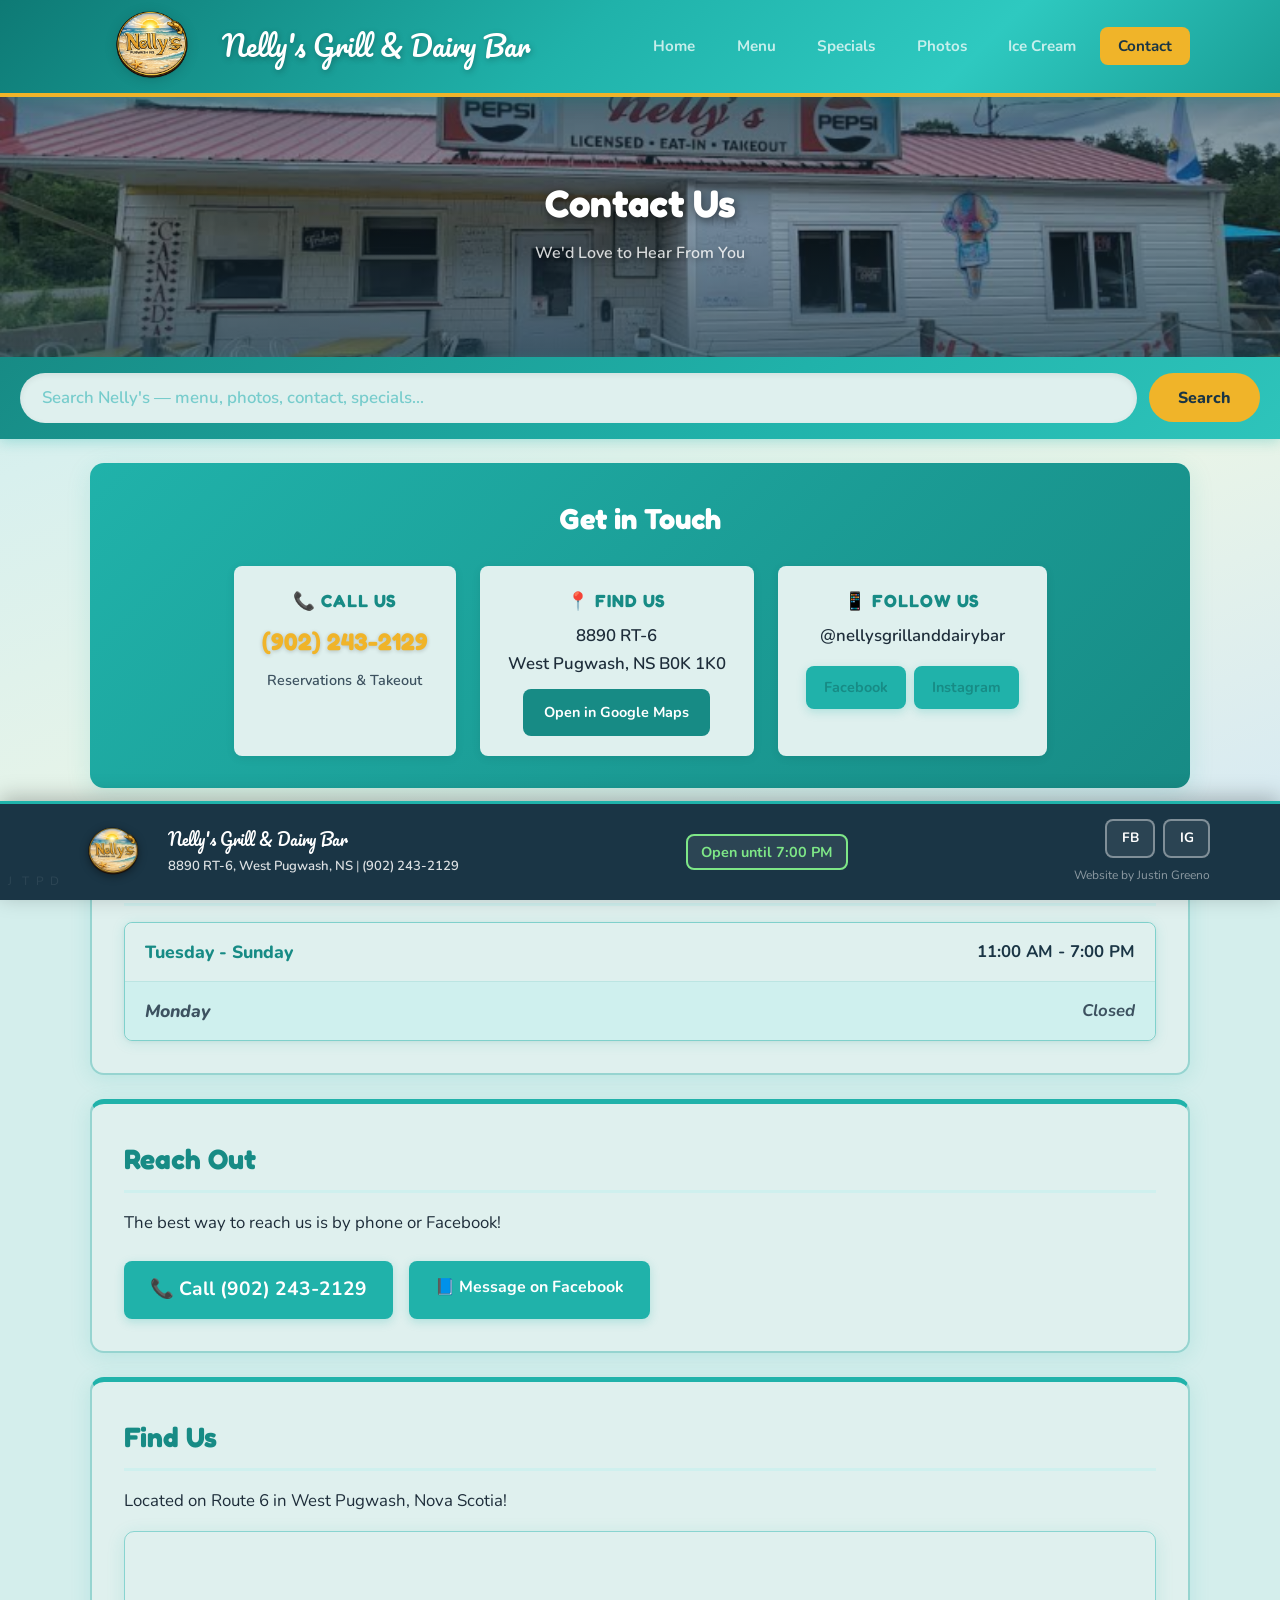
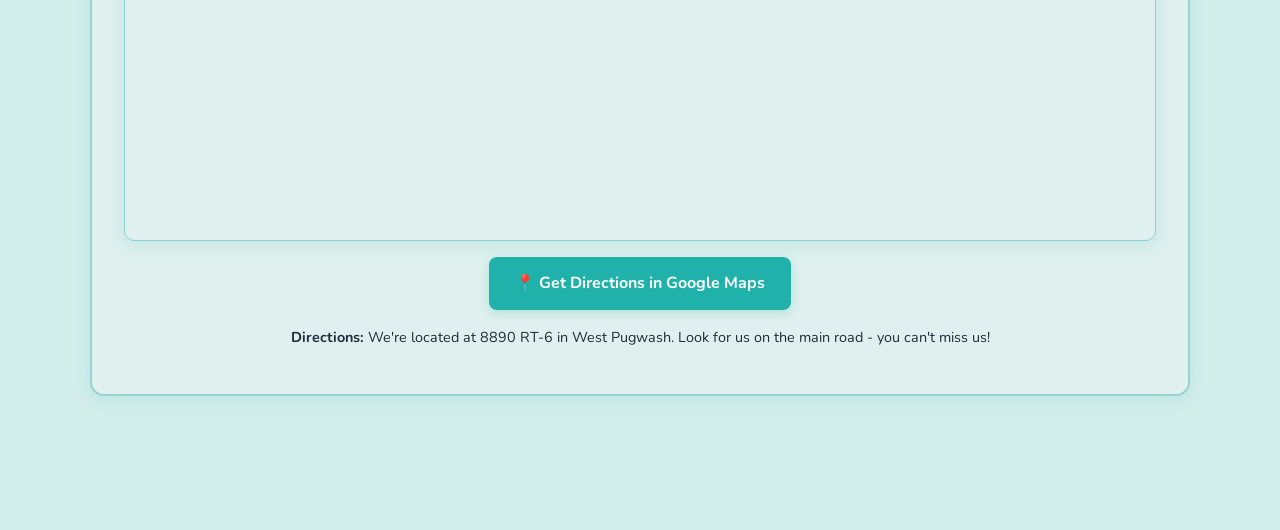
<file: contact.html>
<!DOCTYPE html>
<html lang="en">
<head>
    <meta charset="UTF-8">
    <meta name="viewport" content="width=device-width, initial-scale=1.0">
    <title>Contact | Nelly's Grill & Dairy Bar</title>
    <meta name="description" content="Contact Nelly's Grill & Dairy Bar in West Pugwash, NS. Call for orders or inquiries.">

    <!-- Open Graph / Social Sharing -->
    <meta property="og:type" content="website">
    <meta property="og:title" content="Contact | Nelly's Grill & Dairy Bar">
    <meta property="og:description" content="Contact Nelly's Grill & Dairy Bar in West Pugwash, NS. Call (902) 243-2129 or find us at 8890 RT-6.">
    <meta property="og:image" content="images/logos/Nelly Logo This One.png">
    <meta name="twitter:card" content="summary_large_image">

    <!-- CSS -->
    <link href="css/nellys.css" rel="stylesheet">

    <!-- Favicon -->
    <link rel="icon" href="data:image/svg+xml,<svg xmlns='http://www.w3.org/2000/svg' viewBox='0 0 100 100'><text y='.9em' font-size='90'>🍦</text></svg>">
    <meta name="theme-color" content="#20b2aa">
</head>
<body>
    <header>
        <div class="container header-content">
            <a href="index.html" class="logo">
                <img src="images/logos/Nelly Logo This One.png" alt="Nelly's Grill & Dairy Bar" class="logo-img header-main-logo">
                <span class="logo-text">Nelly's Grill & Dairy Bar</span>
            </a>
            <nav>
                <button class="nav-hamburger" id="nav-hamburger" aria-label="Open navigation menu" aria-expanded="false">
                    <span></span><span></span><span></span>
                </button>
                <ul id="nav-menu">
                    <li><a href="index.html">Home</a></li>
                    <li><a href="menu.html">Menu</a></li>
                    <li><a href="specials.html">Specials</a></li>
                    <li><a href="photos.html">Photos</a></li>
                    <li><a href="icecream.html">Ice Cream</a></li>
                    <li><a href="contact.html" class="active">Contact</a></li>
                </ul>
            </nav>
        </div>
    </header>

    <main>
        <section class="hero-banner hero-banner--inner">
            <img src="images/exit.png" alt="Nelly's Grill & Dairy Bar exterior" class="hero-banner-img">
            <div class="hero-banner-overlay"></div>
            <div class="hero-banner-content">
                <h1>Contact Us</h1>
                <p class="hero-tagline">We'd Love to Hear From You</p>
            </div>
        </section>

        <div class="search-banner">
            <div class="search-banner-inner">
                <form style="display:contents;" action="menu.html" method="get">
                    <input type="search" name="q" placeholder="Search Nelly's — menu, photos, contact, specials..." aria-label="Search site">
                    <button type="submit">Search</button>
                </form>
            </div>
        </div>

        <div class="container">
            <!-- Contact Banner -->
            <section class="contact-banner">
                <h2>Get in Touch</h2>
                <div class="contact-info-large">
                    <div class="contact-item">
                        <h3>📞 Call Us</h3>
                        <p class="phone-number"><a href="tel:9022432129">(902) 243-2129</a></p>
                        <p style="font-size: 0.9rem; color: var(--text-muted); margin-top: 0.5rem;">Reservations &amp; Takeout</p>
                    </div>
                    <div class="contact-item">
                        <h3>📍 Find Us</h3>
                        <p>8890 RT-6<br>West Pugwash, NS B0K 1K0</p>
                        <a href="https://www.google.com/maps/search/?api=1&query=8890+RT-6+West+Pugwash+NS+B0K+1K0" target="_blank" class="map-link">
                            Open in Google Maps
                        </a>
                    </div>
                    <div class="contact-item">
                        <h3>📱 Follow Us</h3>
                        <p>@nellysgrillanddairybar</p>
                        <div class="mt-2" style="display:flex; flex-wrap:wrap; gap:0.5rem;">
                            <a href="https://www.facebook.com/nellysgrillanddairybar" target="_blank" class="btn" style="padding: 0.5rem 1rem; font-size: 0.9rem;">Facebook</a>
                            <a href="https://www.instagram.com/nellysgrillanddairybar/" target="_blank" class="btn" style="padding: 0.5rem 1rem; font-size: 0.9rem;">Instagram</a>
                        </div>
                    </div>
                </div>
            </section>

            <!-- Hours -->
            <section class="panel">
                <h2>Hours of Operation</h2>
                <table class="hours-table">
                    <tr><td>Tuesday - Sunday</td><td>11:00 AM - 7:00 PM</td></tr>
                    <tr><td>Monday</td><td>Closed</td></tr>
                </table>
            </section>

            <!-- Contact Form -->
            <section class="panel">
                <h2>Reach Out</h2>
                <p>The best way to reach us is by phone or Facebook!</p>
                <div style="display: flex; flex-wrap: wrap; gap: 1rem; margin-top: 1.5rem;">
                    <a href="tel:9022432129" class="btn" style="font-size: 1.2rem;">📞 Call (902) 243-2129</a>
                    <a href="https://www.facebook.com/nellysgrillanddairybar" target="_blank" class="btn">📘 Message on Facebook</a>
                </div>
            </section>

            <!-- Map Section -->
            <section class="panel">
                <h2>Find Us</h2>
                <p>Located on Route 6 in West Pugwash, Nova Scotia!</p>
                <div style="margin-top: 1rem; border-radius: 10px; overflow: hidden; border: 1.5px solid rgba(32,178,170,0.45); box-shadow: 0 4px 18px rgba(32,178,170,0.15);">

                    <iframe
                        src="https://www.google.com/maps/embed?pb=!1m18!1m12!1m3!1d2845.5!2d-63.7!3d45.85!2m3!1f0!2f0!3f0!3m2!1i1024!2i768!4f13.1!3m3!1m2!1s0x0%3A0x0!2s8890+RT-6+West+Pugwash+NS!5e0!3m2!1sen!2sca!4v1"
                        width="100%"
                        height="300"
                        style="border:0;"
                        allowfullscreen=""
                        loading="lazy"
                        referrerpolicy="no-referrer-when-downgrade">
                    </iframe>
                </div>
                <div class="text-center mt-2">
                    <a href="https://www.google.com/maps/search/?api=1&query=8890+RT-6+West+Pugwash+NS+B0K+1K0" target="_blank" class="btn">
                        📍 Get Directions in Google Maps
                    </a>
                </div>
                <p class="mt-2 text-center" style="font-size: 0.9rem;">
                    <strong>Directions:</strong> We're located at 8890 RT-6 in West Pugwash.
                    Look for us on the main road - you can't miss us!
                </p>
            </section>
        </div>
    </main>

    <footer>
        <div class="footer-content">
            <div class="footer-left">
                <img src="images/logos/Nelly Logo This One.png" alt="Nelly's" class="footer-logo">
                <div class="footer-info">
                    <span class="footer-title">Nelly's Grill & Dairy Bar</span>
                    <span class="footer-address">
                        <a href="https://www.google.com/maps/search/?api=1&query=8890+RT-6+West+Pugwash+NS+B0K+1K0" target="_blank">
                            8890 RT-6, West Pugwash, NS
                        </a>
                        | <a href="tel:9022432129">(902) 243-2129</a>
                    </span>
                </div>
            </div>
            <div class="footer-center">
                <span class="footer-hours" id="footer-hours">Checking hours...</span>
            </div>
            <div class="footer-right">
                <div class="social-links">
                    <a href="https://www.facebook.com/nellysgrillanddairybar" target="_blank" class="social-link">FB</a>
                    <a href="https://www.instagram.com/nellysgrillanddairybar/" target="_blank" class="social-link">IG</a>
                </div>
                <span class="footer-credit">Website by Justin Greeno</span>
            </div>
        </div>
        <a href="secret.html" class="footer-secret" tabindex="-1">J</a>
        <a href="menu-print.html" class="footer-secret footer-secret--r2" tabindex="-1">P</a>
        <a href="menu-tv.html" class="footer-secret footer-secret--r1" tabindex="-1">T</a>
        <a href="dairy-bar-menu.html" class="footer-secret footer-secret--r3" tabindex="-1">D</a>
    </footer>

    <script src="js/nellys-search.js"></script>
    <script>
        // Nelly's Hours - Tue-Sun 11AM-7PM, Closed Mon
        const hours = {
            0: { open: 11, close: 19, name: 'Sunday' },      // Sunday 11AM-7PM
            1: { open: 0,  close: 0,  name: 'Monday' },      // Closed
            2: { open: 11, close: 19, name: 'Tuesday' },     // Tuesday 11AM-7PM
            3: { open: 11, close: 19, name: 'Wednesday' },   // Wednesday 11AM-7PM
            4: { open: 11, close: 19, name: 'Thursday' },    // Thursday 11AM-7PM
            5: { open: 11, close: 19, name: 'Friday' },      // Friday 11AM-7PM
            6: { open: 11, close: 19, name: 'Saturday' }     // Saturday 11AM-7PM
        };

        function formatTime(hour) {
            if (hour === 0 || hour === 12) return '12:00 PM';
            if (hour > 12) return (hour - 12) + ':00 PM';
            return hour + ':00 AM';
        }

        function getNextOpenDay(fromDay) {
            for (let i = 1; i <= 7; i++) {
                const checkDay = (fromDay + i) % 7;
                if (hours[checkDay].open > 0) {
                    return hours[checkDay];
                }
            }
            return hours[fromDay];
        }

        function updateFooterHours() {
            const now = new Date();
            const day = now.getDay();
            const currentHour = now.getHours();
            const todayHours = hours[day];
            const footerHours = document.getElementById('footer-hours');

            const isClosed = todayHours.open === 0;
            const isOpen = !isClosed && currentHour >= todayHours.open && currentHour < todayHours.close;

            if (isOpen) {
                footerHours.classList.add('open');
                footerHours.innerHTML = `Open until ${formatTime(todayHours.close)}`;
            } else {
                footerHours.classList.add('closed');
                if (isClosed) {
                    const nextOpen = getNextOpenDay(day);
                    footerHours.innerHTML = `Closed - Open ${nextOpen.name} ${formatTime(nextOpen.open)}`;
                } else if (currentHour < todayHours.open) {
                    footerHours.innerHTML = `Closed - Open ${todayHours.name} ${formatTime(todayHours.open)}`;
                } else {
                    const nextOpen = getNextOpenDay(day);
                    footerHours.innerHTML = `Closed - Open ${nextOpen.name} ${formatTime(nextOpen.open)}`;
                }
            }
        }
        updateFooterHours();

    </script>
</body>
</html>
</file>
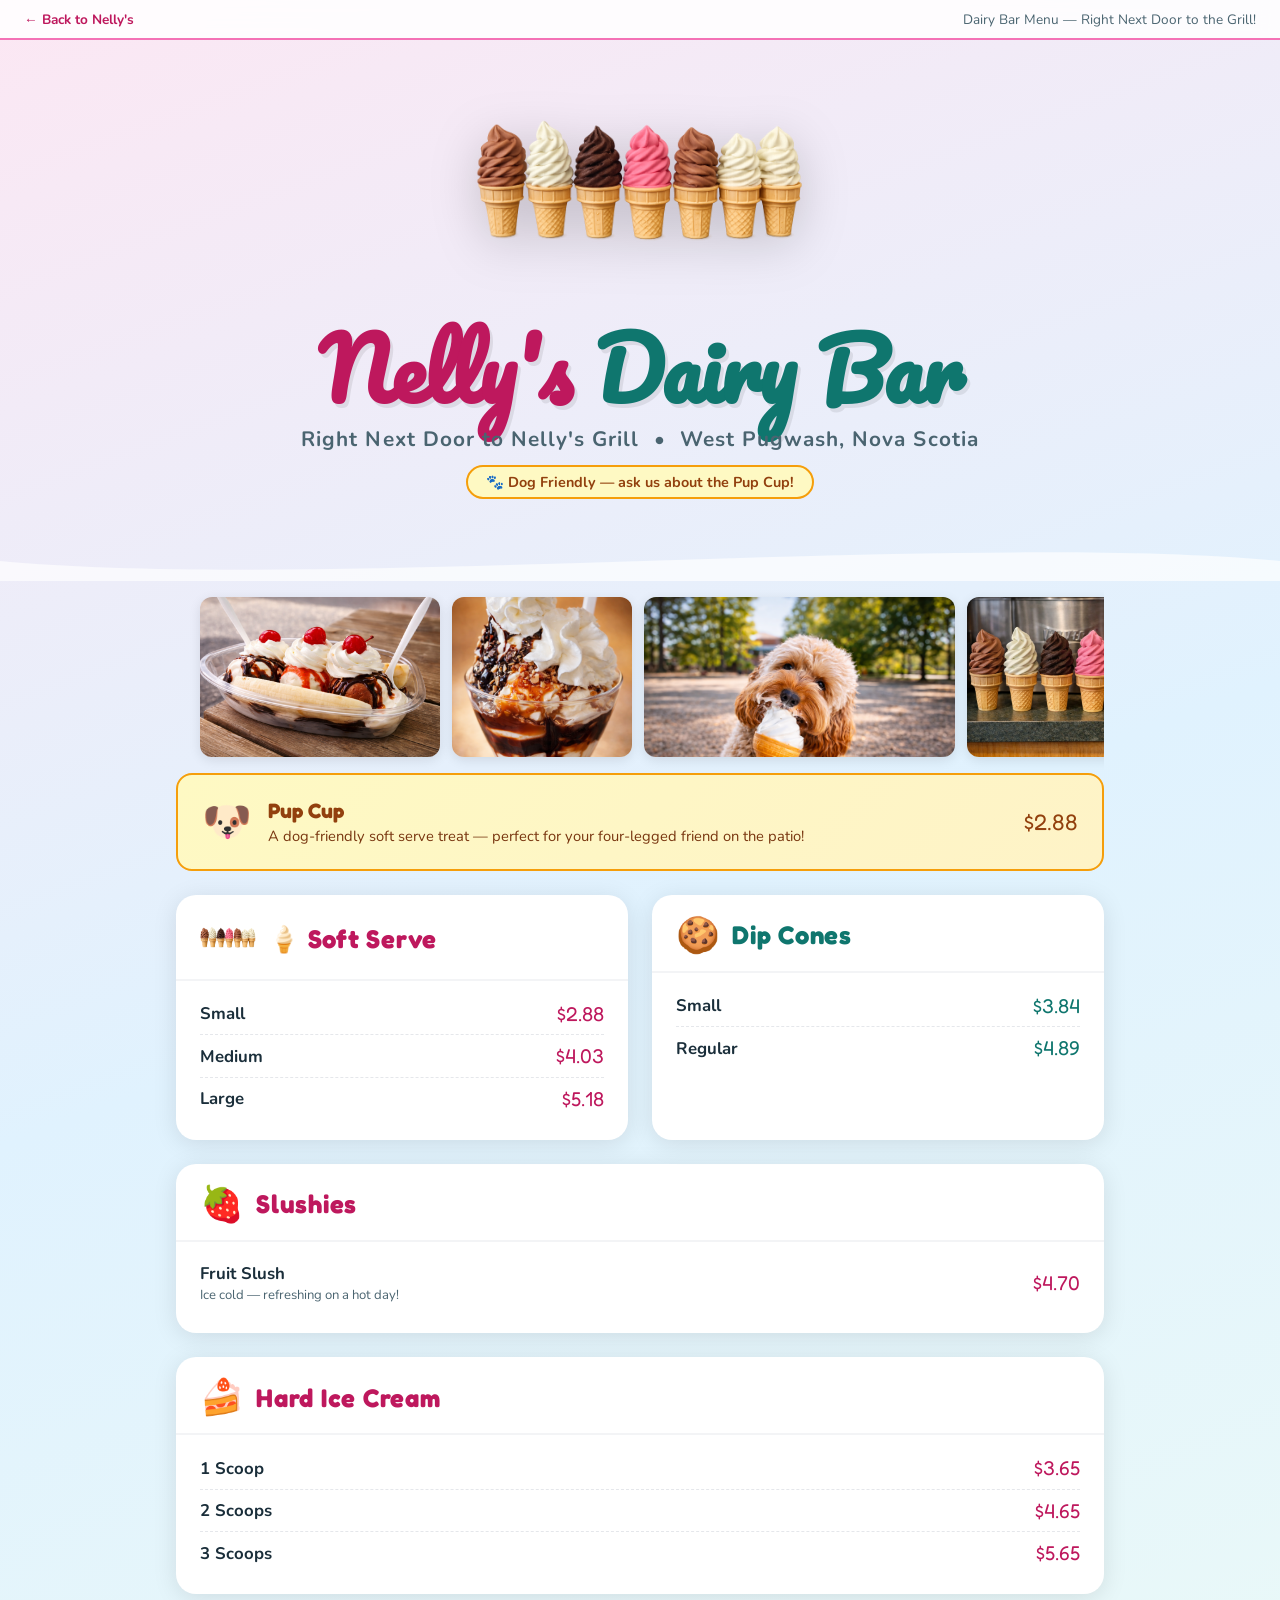
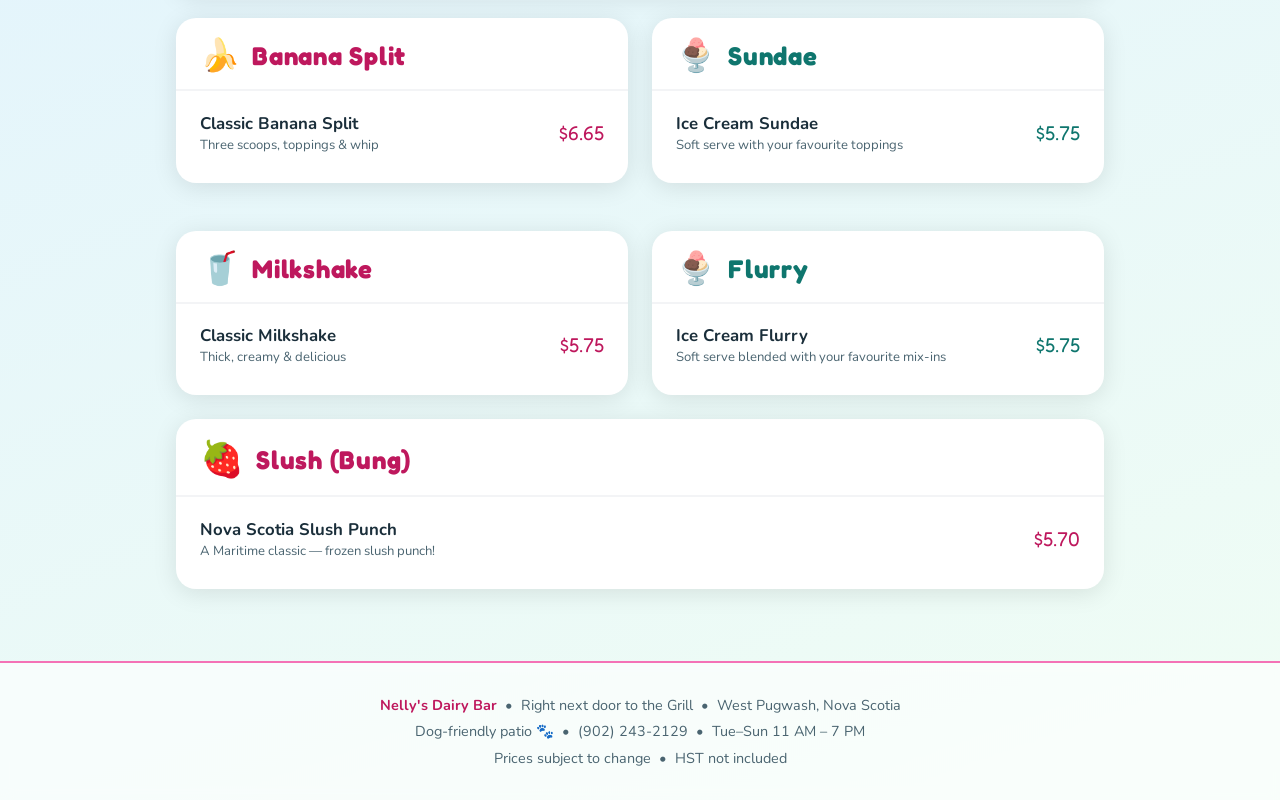
<file: dairy-bar-menu.html>
<!DOCTYPE html>
<html lang="en">
<head>
    <meta charset="UTF-8">
    <meta name="viewport" content="width=device-width, initial-scale=1.0">
    <title>Nelly's Dairy Bar — Ice Cream Menu</title>
    <meta name="robots" content="noindex,nofollow">
    <link rel="preconnect" href="https://fonts.googleapis.com">
    <link href="https://fonts.googleapis.com/css2?family=Fredoka+One&family=Nunito:wght@400;600;700;800&family=Pacifico&display=swap" rel="stylesheet">
    <style>
        *, *::before, *::after { box-sizing: border-box; margin: 0; padding: 0; }

        :root {
            --pink:       #f472b6;
            --pink-dark:  #be185d;
            --teal:       #2dd4bf;
            --teal-dark:  #0f766e;
            --cream:      #fffbf0;
            --soft-blue:  #e0f2fe;
            --text:       #1a2e3a;
            --muted:      #4a6470;
            --gold:       #f59e0b;
            --shadow:     rgba(0,0,0,0.10);
        }

        html { font-size: 16px; }

        body {
            font-family: 'Nunito', sans-serif;
            background: linear-gradient(160deg, #fce7f3 0%, #e0f2fe 40%, #f0fdf4 100%);
            min-height: 100vh;
            color: var(--text);
        }

        /* ── Back bar ── */
        .back-bar {
            background: rgba(255,255,255,0.85);
            backdrop-filter: blur(8px);
            border-bottom: 2px solid var(--pink);
            padding: 0.6rem 1.5rem;
            display: flex;
            align-items: center;
            justify-content: space-between;
            font-size: 0.85rem;
            color: var(--muted);
            position: sticky;
            top: 0;
            z-index: 100;
        }
        .back-bar a { color: var(--pink-dark); font-weight: 700; text-decoration: none; }
        .back-bar a:hover { text-decoration: underline; }

        /* ── Hero ── */
        .dairy-hero {
            text-align: center;
            padding: 2.5rem 1rem 2rem;
            position: relative;
        }
        .dairy-hero-img-row {
            display: flex;
            justify-content: center;
            gap: 1rem;
            margin-bottom: 1.5rem;
        }
        .dairy-hero-img-row img {
            height: 220px;
            width: auto;
            object-fit: contain;
            filter: drop-shadow(0 10px 24px rgba(0,0,0,0.18));
        }
        .dairy-hero h1 {
            font-family: 'Pacifico', cursive;
            font-size: clamp(2.8rem, 9vw, 5.2rem);
            color: var(--pink-dark);
            line-height: 1.1;
            text-shadow: 3px 4px 0 rgba(0,0,0,0.08);
        }
        .dairy-hero h1 span { color: var(--teal-dark); }
        .dairy-hero .subtitle {
            font-size: 1.3rem;
            color: var(--muted);
            margin-top: 0.6rem;
            letter-spacing: 0.05em;
            font-weight: 700;
        }
        .dairy-hero .pup-cup-note {
            display: inline-block;
            margin-top: 0.75rem;
            background: #fef9c3;
            border: 2px solid var(--gold);
            border-radius: 20px;
            padding: 0.3rem 1.1rem;
            font-size: 0.9rem;
            font-weight: 700;
            color: #92400e;
        }

        /* ── Wavy divider ── */
        .wave-divider {
            width: 100%;
            overflow: hidden;
            line-height: 0;
        }
        .wave-divider svg { display: block; width: 100%; height: 50px; }

        /* ── Main content ── */
        .dairy-content {
            max-width: 960px;
            margin: 0 auto;
            padding: 0 1rem 3rem;
        }

        /* ── Section cards ── */
        .menu-card {
            background: #fff;
            border-radius: 20px;
            box-shadow: 0 4px 24px var(--shadow);
            margin-bottom: 1.5rem;
            overflow: hidden;
        }
        .menu-card-header {
            display: flex;
            align-items: center;
            gap: 0.75rem;
            padding: 1rem 1.5rem 0.75rem;
            border-bottom: 2px solid #f3f4f6;
        }
        .menu-card-header h2 {
            font-family: 'Fredoka One', cursive;
            font-size: 1.6rem;
            color: var(--pink-dark);
            letter-spacing: 0.03em;
        }
        .menu-card-header h2.teal { color: var(--teal-dark); }
        .menu-card-img {
            width: 56px;
            height: 56px;
            object-fit: contain;
            flex-shrink: 0;
        }
        .menu-card-body {
            padding: 0.75rem 1.5rem 1.25rem;
        }

        /* ── Size rows ── */
        .size-row {
            display: flex;
            justify-content: space-between;
            align-items: center;
            padding: 0.55rem 0;
            border-bottom: 1px dashed #e5e7eb;
            font-size: 1.05rem;
        }
        .size-row:last-child { border-bottom: none; }
        .size-label { font-weight: 700; color: var(--text); }
        .size-sub { font-size: 0.82rem; color: var(--muted); margin-top: 1px; }
        .size-price {
            font-family: 'Fredoka One', cursive;
            font-size: 1.25rem;
            color: var(--pink-dark);
            white-space: nowrap;
        }
        .size-price.teal { color: var(--teal-dark); }

        /* ── 2-col grid for sections ── */
        .card-grid {
            display: grid;
            grid-template-columns: 1fr 1fr;
            gap: 1.5rem;
        }
        @media (max-width: 620px) {
            .card-grid { grid-template-columns: 1fr; }
        }

        /* ── Single-price item ── */
        .single-item {
            display: flex;
            align-items: center;
            justify-content: space-between;
            padding: 0.85rem 1.5rem;
            font-size: 1.05rem;
        }
        .single-item .name { font-weight: 700; }
        .single-item .desc { font-size: 0.82rem; color: var(--muted); }
        .single-item .price {
            font-family: 'Fredoka One', cursive;
            font-size: 1.35rem;
            color: var(--teal-dark);
            white-space: nowrap;
        }

        /* ── Photo strip ── */
        .photo-strip {
            display: flex;
            gap: 0.75rem;
            overflow-x: auto;
            padding: 1rem 1.5rem;
            scrollbar-width: none;
        }
        .photo-strip::-webkit-scrollbar { display: none; }
        .photo-strip img {
            height: 160px;
            width: auto;
            min-width: 180px;
            object-fit: cover;
            border-radius: 12px;
            flex-shrink: 0;
            box-shadow: 0 3px 12px var(--shadow);
        }

        /* ── Callout box ── */
        .pup-callout {
            background: linear-gradient(135deg, #fef9c3, #fef3c7);
            border: 2px solid var(--gold);
            border-radius: 16px;
            padding: 1.25rem 1.5rem;
            display: flex;
            align-items: center;
            gap: 1rem;
            margin-bottom: 1.5rem;
        }
        .pup-callout .icon { font-size: 2.5rem; flex-shrink: 0; }
        .pup-callout h3 { font-family: 'Fredoka One', cursive; font-size: 1.3rem; color: #92400e; }
        .pup-callout p { font-size: 0.92rem; color: #78350f; margin-top: 0.2rem; }
        .pup-callout .pup-price { font-family: 'Fredoka One', cursive; font-size: 1.4rem; color: #92400e; white-space: nowrap; }

        /* ── Footer ── */
        .dairy-footer {
            text-align: center;
            padding: 2rem 1rem;
            background: rgba(255,255,255,0.6);
            backdrop-filter: blur(6px);
            font-size: 0.9rem;
            color: var(--muted);
            border-top: 2px solid var(--pink);
        }
        .dairy-footer strong { color: var(--pink-dark); }
    </style>
</head>
<body>

<div class="back-bar">
    <a href="index.html">&#8592; Back to Nelly's</a>
    <span>Dairy Bar Menu &mdash; Right Next Door to the Grill!</span>
</div>

<!-- Hero -->
<div class="dairy-hero">
    <div class="dairy-hero-img-row">
        <img src="images/logos/icecream logo.png" alt="Nelly's Dairy Bar">
    </div>
    <h1>Nelly's <span>Dairy Bar</span></h1>
    <p class="subtitle">Right Next Door to Nelly's Grill &nbsp;&bull;&nbsp; West Pugwash, Nova Scotia</p>
    <span class="pup-cup-note">&#x1F43E; Dog Friendly — ask us about the Pup Cup!</span>
</div>

<div class="wave-divider">
    <svg viewBox="0 0 1200 50" preserveAspectRatio="none" xmlns="http://www.w3.org/2000/svg">
        <path d="M0,30 C300,60 900,0 1200,30 L1200,50 L0,50 Z" fill="white" opacity="0.7"/>
    </svg>
</div>

<div class="dairy-content">

    <!-- Ice cream photos -->
    <div class="photo-strip">
        <img src="images/icecream/nellys-icecream-1.png" alt="Ice cream at Nelly's Dairy Bar, West Pugwash NS">
        <img src="images/icecream/nellys-icecream-2.png" alt="Soft serve cones at Nelly's Dairy Bar">
        <img src="images/icecream/nellys-icecream-3.png" alt="Nelly's Dairy Bar ice cream">
        <img src="images/icecream/nellys-icecream-softserve.png" alt="Nelly's soft serve ice cream Nova Scotia">
    </div>

    <!-- Pup Cup callout -->
    <div class="pup-callout">
        <div class="icon">&#x1F436;</div>
        <div style="flex:1;">
            <h3>Pup Cup</h3>
            <p>A dog-friendly soft serve treat — perfect for your four-legged friend on the patio!</p>
        </div>
        <div class="pup-price">$2.88</div>
    </div>

    <!-- Soft Serve + Dip Cones side by side -->
    <div class="card-grid">

        <div class="menu-card">
            <div class="menu-card-header">
                <img src="images/logos/icecream logo.png" alt="" class="menu-card-img">
                <h2>&#127846; Soft Serve</h2>
            </div>
            <div class="menu-card-body">
                <div class="size-row">
                    <div><div class="size-label">Small</div></div>
                    <div class="size-price">$2.88</div>
                </div>
                <div class="size-row">
                    <div><div class="size-label">Medium</div></div>
                    <div class="size-price">$4.03</div>
                </div>
                <div class="size-row">
                    <div><div class="size-label">Large</div></div>
                    <div class="size-price">$5.18</div>
                </div>
            </div>
        </div>

        <div class="menu-card">
            <div class="menu-card-header">
                <span style="font-size:2.2rem;">&#127850;</span>
                <h2 class="teal">Dip Cones</h2>
            </div>
            <div class="menu-card-body">
                <div class="size-row">
                    <div><div class="size-label">Small</div></div>
                    <div class="size-price teal">$3.84</div>
                </div>
                <div class="size-row">
                    <div><div class="size-label">Regular</div></div>
                    <div class="size-price teal">$4.89</div>
                </div>
            </div>
        </div>

    </div>

    <!-- Slushies -->
    <div class="menu-card">
        <div class="menu-card-header">
            <span style="font-size:2.2rem;">&#127827;</span>
            <h2>Slushies</h2>
        </div>
        <div class="menu-card-body">
            <div class="size-row">
                <div><div class="size-label">Fruit Slush</div><div class="size-sub">Ice cold — refreshing on a hot day!</div></div>
                <div class="size-price">$4.70</div>
            </div>
        </div>
    </div>

    <!-- Hard Ice Cream -->
    <div class="menu-card">
        <div class="menu-card-header">
            <span style="font-size:2.2rem;">&#127856;</span>
            <h2>Hard Ice Cream</h2>
        </div>
        <div class="menu-card-body">
            <div class="size-row">
                <div><div class="size-label">1 Scoop</div></div>
                <div class="size-price">$3.65</div>
            </div>
            <div class="size-row">
                <div><div class="size-label">2 Scoops</div></div>
                <div class="size-price">$4.65</div>
            </div>
            <div class="size-row">
                <div><div class="size-label">3 Scoops</div></div>
                <div class="size-price">$5.65</div>
            </div>
        </div>
    </div>

    <!-- Specialty treats grid -->
    <div class="card-grid">

        <div class="menu-card">
            <div class="menu-card-header">
                <span style="font-size:2rem;">&#127820;</span>
                <h2>Banana Split</h2>
            </div>
            <div class="menu-card-body">
                <div class="size-row">
                    <div><div class="size-label">Classic Banana Split</div><div class="size-sub">Three scoops, toppings &amp; whip</div></div>
                    <div class="size-price">$6.65</div>
                </div>
            </div>
        </div>

        <div class="menu-card">
            <div class="menu-card-header">
                <span style="font-size:2rem;">&#127848;</span>
                <h2 class="teal">Sundae</h2>
            </div>
            <div class="menu-card-body">
                <div class="size-row">
                    <div><div class="size-label">Ice Cream Sundae</div><div class="size-sub">Soft serve with your favourite toppings</div></div>
                    <div class="size-price teal">$5.75</div>
                </div>
            </div>
        </div>

        <div class="menu-card">
            <div class="menu-card-header">
                <span style="font-size:2rem;">&#129380;</span>
                <h2>Milkshake</h2>
            </div>
            <div class="menu-card-body">
                <div class="size-row">
                    <div><div class="size-label">Classic Milkshake</div><div class="size-sub">Thick, creamy &amp; delicious</div></div>
                    <div class="size-price">$5.75</div>
                </div>
            </div>
        </div>

        <div class="menu-card">
            <div class="menu-card-header">
                <span style="font-size:2rem;">&#127848;</span>
                <h2 class="teal">Flurry</h2>
            </div>
            <div class="menu-card-body">
                <div class="size-row">
                    <div><div class="size-label">Ice Cream Flurry</div><div class="size-sub">Soft serve blended with your favourite mix-ins</div></div>
                    <div class="size-price teal">$5.75</div>
                </div>
            </div>
        </div>

    </div>

    <!-- Slush Bung -->
    <div class="menu-card">
        <div class="menu-card-header">
            <span style="font-size:2.2rem;">&#127827;</span>
            <h2>Slush (Bung)</h2>
        </div>
        <div class="menu-card-body">
            <div class="size-row">
                <div><div class="size-label">Nova Scotia Slush Punch</div><div class="size-sub">A Maritime classic — frozen slush punch!</div></div>
                <div class="size-price">$5.70</div>
            </div>
        </div>
    </div>

</div><!-- .dairy-content -->

<div class="dairy-footer">
    <p><strong>Nelly's Dairy Bar</strong> &nbsp;&bull;&nbsp; Right next door to the Grill &nbsp;&bull;&nbsp; West Pugwash, Nova Scotia</p>
    <p style="margin-top:0.4rem;">Dog-friendly patio &#x1F43E; &nbsp;&bull;&nbsp; (902) 243-2129 &nbsp;&bull;&nbsp; Tue&ndash;Sun 11 AM &ndash; 7 PM</p>
    <p style="margin-top:0.4rem;">Prices subject to change &nbsp;&bull;&nbsp; HST not included</p>
</div>

</body>
</html>
</file>
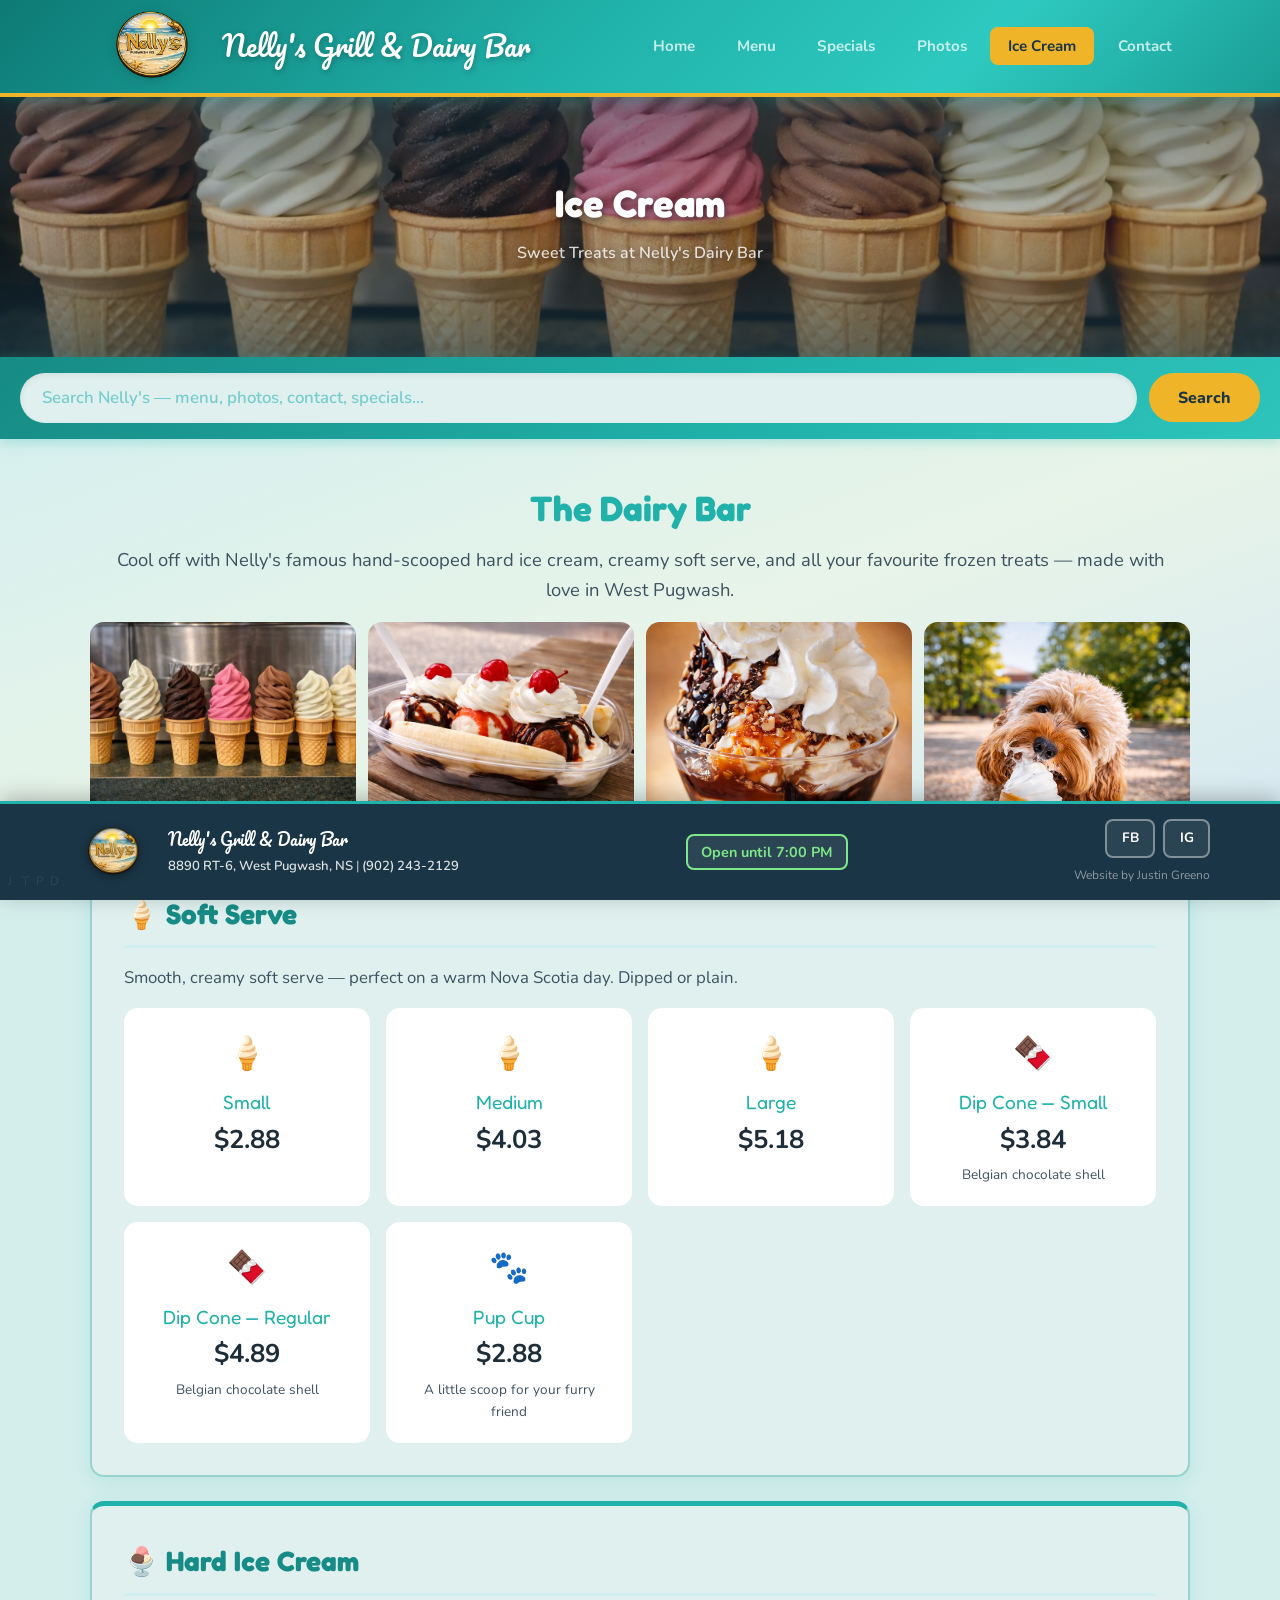
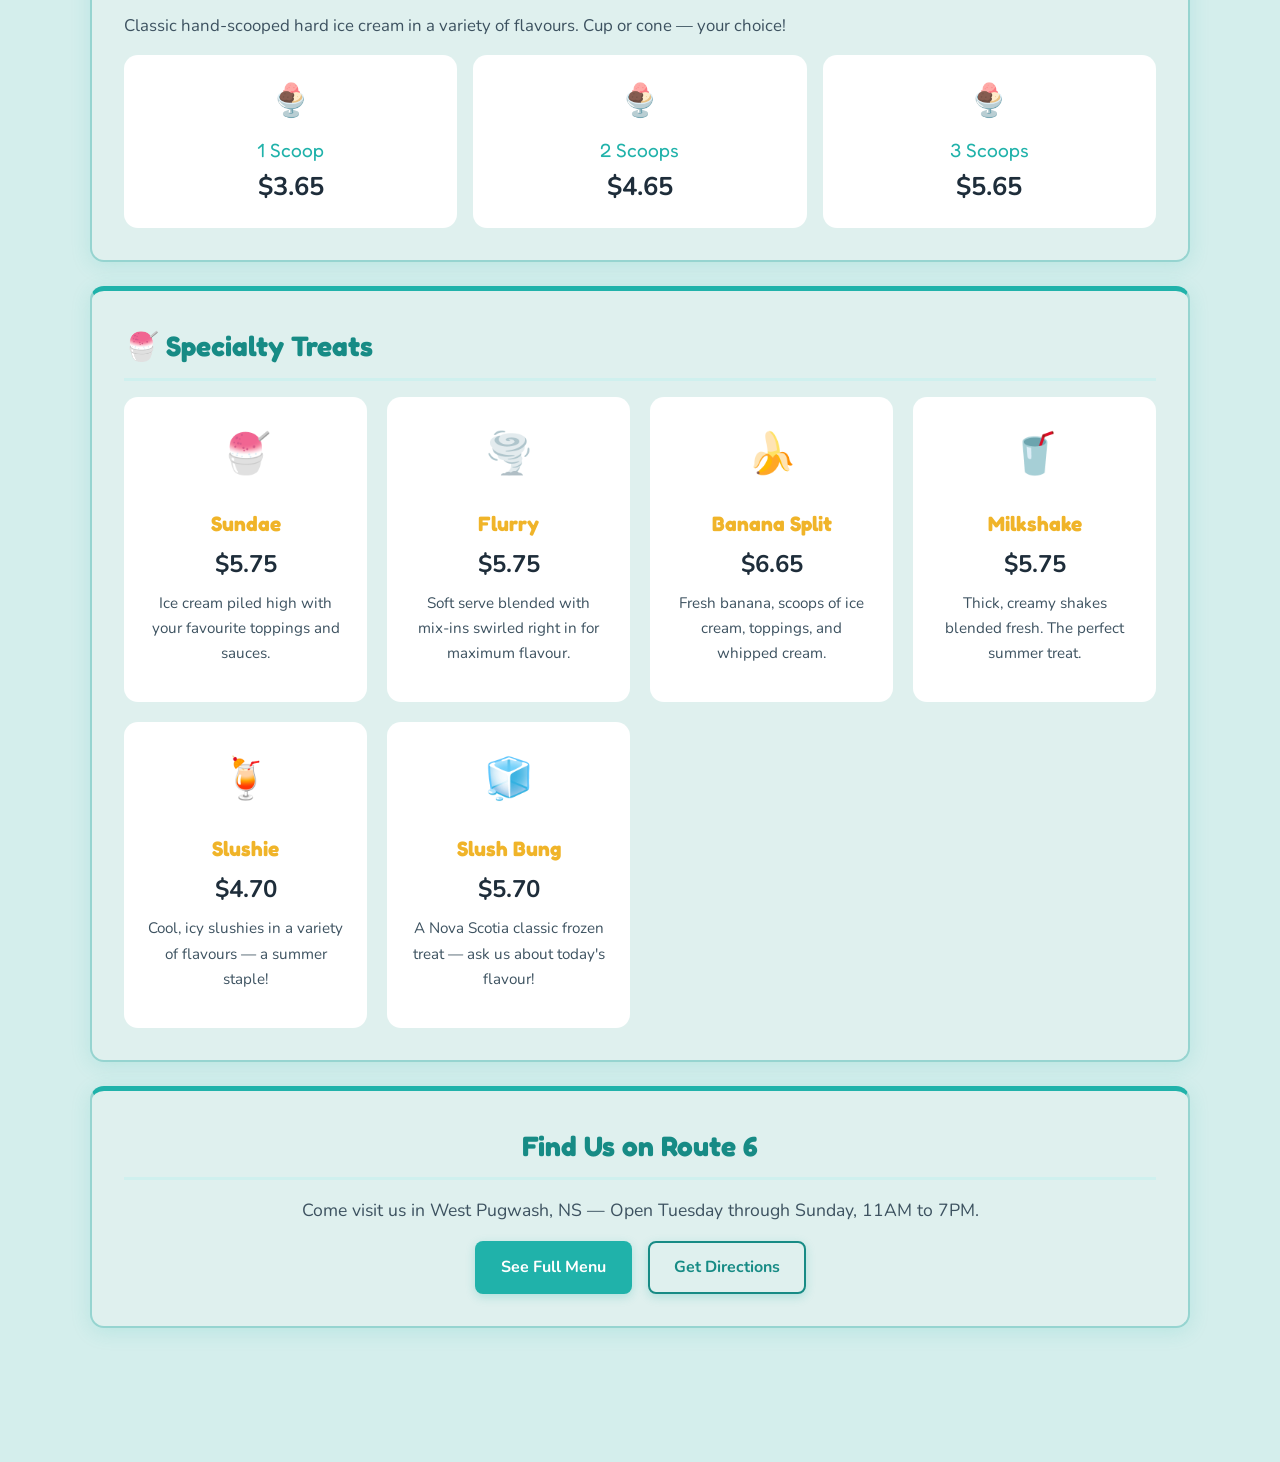
<file: icecream.html>
<!DOCTYPE html>
<html lang="en">
<head>
    <meta charset="UTF-8">
    <meta name="viewport" content="width=device-width, initial-scale=1.0">
    <title>Ice Cream | Nelly's Grill & Dairy Bar</title>
    <meta name="description" content="Hard ice cream, soft serve, sundaes, flurries, banana splits, milkshakes, Belgian dip cones, and more at Nelly's Grill & Dairy Bar in West Pugwash, NS.">

    <!-- CSS -->
    <link href="css/nellys.css" rel="stylesheet">

    <!-- Favicon -->
    <link rel="icon" href="data:image/svg+xml,<svg xmlns='http://www.w3.org/2000/svg' viewBox='0 0 100 100'><text y='.9em' font-size='90'>🍦</text></svg>">
    <meta name="theme-color" content="#20b2aa">
</head>
<body>
    <header>
        <div class="container header-content">
            <a href="index.html" class="logo">
                <img src="images/logos/Nelly Logo This One.png" alt="Nelly's Grill & Dairy Bar" class="logo-img header-main-logo">
                <span class="logo-text">Nelly's Grill & Dairy Bar</span>
            </a>
            <nav>
                <button class="nav-hamburger" id="nav-hamburger" aria-label="Open navigation menu" aria-expanded="false">
                    <span></span><span></span><span></span>
                </button>
                <ul id="nav-menu">
                    <li><a href="index.html">Home</a></li>
                    <li><a href="menu.html">Menu</a></li>
                    <li><a href="specials.html">Specials</a></li>
                    <li><a href="photos.html">Photos</a></li>
                    <li><a href="icecream.html" class="active">Ice Cream</a></li>
                    <li><a href="contact.html">Contact</a></li>
                </ul>
            </nav>
        </div>
    </header>

    <main>
        <section class="hero-banner hero-banner--inner">
            <img src="images/icecream/nellys-icecream-softserve.png" alt="Soft serve ice cream at Nelly's Dairy Bar" class="hero-banner-img">
            <div class="hero-banner-overlay"></div>
            <div class="hero-banner-content">
                <h1>Ice Cream</h1>
                <p class="hero-tagline">Sweet Treats at Nelly's Dairy Bar</p>
            </div>
        </section>

        <div class="search-banner">
            <div class="search-banner-inner">
                <form style="display:contents;" action="menu.html" method="get">
                    <input type="search" name="q" placeholder="Search Nelly's — menu, photos, contact, specials..." aria-label="Search site">
                    <button type="submit">Search</button>
                </form>
            </div>
        </div>

        <div class="container">

            <div class="icecream-intro">
                <h2>The Dairy Bar</h2>
                <p>Cool off with Nelly's famous hand-scooped hard ice cream, creamy soft serve, and all your favourite frozen treats — made with love in West Pugwash.</p>
            </div>

            <!-- Photo Strip -->
            <div style="display:grid; grid-template-columns: repeat(auto-fit, minmax(180px, 1fr)); gap: 0.75rem; margin-bottom: 2rem;">
                <img src="images/icecream/nellys-icecream-softserve.png" alt="Creamy soft serve ice cream cone at Nelly's Dairy Bar" style="width:100%; height:200px; object-fit:cover; object-position:center; border-radius:var(--radius); box-shadow:0 2px 12px var(--shadow);">
                <img src="images/icecream/nellys-icecream-1.png" alt="Ice cream treats at Nelly's Dairy Bar West Pugwash" style="width:100%; height:200px; object-fit:cover; object-position:center; border-radius:var(--radius); box-shadow:0 2px 12px var(--shadow);">
                <img src="images/icecream/nellys-icecream-2.png" alt="Sundae and milkshake at Nelly's Dairy Bar" style="width:100%; height:200px; object-fit:cover; object-position:center; border-radius:var(--radius); box-shadow:0 2px 12px var(--shadow);">
                <img src="images/icecream/nellys-icecream-3.png" alt="Nelly's Dairy Bar frozen treats Nova Scotia" style="width:100%; height:200px; object-fit:cover; object-position:center; border-radius:var(--radius); box-shadow:0 2px 12px var(--shadow);">
            </div>

            <!-- Soft Serve -->
            <section class="panel">
                <h2>🍦 Soft Serve</h2>
                <p style="color:var(--text-muted); margin-bottom:1rem;">Smooth, creamy soft serve — perfect on a warm Nova Scotia day. Dipped or plain.</p>
                <div style="display:grid; grid-template-columns: repeat(auto-fit, minmax(200px, 1fr)); gap: 1rem;">
                    <div style="background:var(--card-bg); border-radius:var(--radius); padding:1.25rem; box-shadow:0 2px 12px var(--shadow); text-align:center;">
                        <div style="font-size:2rem; margin-bottom:0.4rem;">🍦</div>
                        <div style="font-family:'Fredoka One',cursive; color:var(--teal); font-size:1.2rem;">Small</div>
                        <div style="font-size:1.6rem; font-weight:700; color:var(--text);">$2.88</div>
                    </div>
                    <div style="background:var(--card-bg); border-radius:var(--radius); padding:1.25rem; box-shadow:0 2px 12px var(--shadow); text-align:center;">
                        <div style="font-size:2rem; margin-bottom:0.4rem;">🍦</div>
                        <div style="font-family:'Fredoka One',cursive; color:var(--teal); font-size:1.2rem;">Medium</div>
                        <div style="font-size:1.6rem; font-weight:700; color:var(--text);">$4.03</div>
                    </div>
                    <div style="background:var(--card-bg); border-radius:var(--radius); padding:1.25rem; box-shadow:0 2px 12px var(--shadow); text-align:center;">
                        <div style="font-size:2rem; margin-bottom:0.4rem;">🍦</div>
                        <div style="font-family:'Fredoka One',cursive; color:var(--teal); font-size:1.2rem;">Large</div>
                        <div style="font-size:1.6rem; font-weight:700; color:var(--text);">$5.18</div>
                    </div>
                    <div style="background:var(--card-bg); border-radius:var(--radius); padding:1.25rem; box-shadow:0 2px 12px var(--shadow); text-align:center;">
                        <div style="font-size:2rem; margin-bottom:0.4rem;">🍫</div>
                        <div style="font-family:'Fredoka One',cursive; color:var(--teal); font-size:1.2rem;">Dip Cone — Small</div>
                        <div style="font-size:1.6rem; font-weight:700; color:var(--text);">$3.84</div>
                        <div style="font-size:0.85rem; color:var(--text-muted); margin-top:0.2rem;">Belgian chocolate shell</div>
                    </div>
                    <div style="background:var(--card-bg); border-radius:var(--radius); padding:1.25rem; box-shadow:0 2px 12px var(--shadow); text-align:center;">
                        <div style="font-size:2rem; margin-bottom:0.4rem;">🍫</div>
                        <div style="font-family:'Fredoka One',cursive; color:var(--teal); font-size:1.2rem;">Dip Cone — Regular</div>
                        <div style="font-size:1.6rem; font-weight:700; color:var(--text);">$4.89</div>
                        <div style="font-size:0.85rem; color:var(--text-muted); margin-top:0.2rem;">Belgian chocolate shell</div>
                    </div>
                    <div style="background:var(--card-bg); border-radius:var(--radius); padding:1.25rem; box-shadow:0 2px 12px var(--shadow); text-align:center;">
                        <div style="font-size:2rem; margin-bottom:0.4rem;">🐾</div>
                        <div style="font-family:'Fredoka One',cursive; color:var(--teal); font-size:1.2rem;">Pup Cup</div>
                        <div style="font-size:1.6rem; font-weight:700; color:var(--text);">$2.88</div>
                        <div style="font-size:0.85rem; color:var(--text-muted); margin-top:0.2rem;">A little scoop for your furry friend</div>
                    </div>
                </div>
            </section>

            <!-- Hard Ice Cream -->
            <section class="panel">
                <h2>🍨 Hard Ice Cream</h2>
                <p style="color:var(--text-muted); margin-bottom:1rem;">Classic hand-scooped hard ice cream in a variety of flavours. Cup or cone — your choice!</p>
                <div style="display:grid; grid-template-columns: repeat(auto-fit, minmax(200px, 1fr)); gap: 1rem;">
                    <div style="background:var(--card-bg); border-radius:var(--radius); padding:1.25rem; box-shadow:0 2px 12px var(--shadow); text-align:center;">
                        <div style="font-size:2rem; margin-bottom:0.4rem;">🍨</div>
                        <div style="font-family:'Fredoka One',cursive; color:var(--teal); font-size:1.2rem;">1 Scoop</div>
                        <div style="font-size:1.6rem; font-weight:700; color:var(--text);">$3.65</div>
                    </div>
                    <div style="background:var(--card-bg); border-radius:var(--radius); padding:1.25rem; box-shadow:0 2px 12px var(--shadow); text-align:center;">
                        <div style="font-size:2rem; margin-bottom:0.4rem;">🍨</div>
                        <div style="font-family:'Fredoka One',cursive; color:var(--teal); font-size:1.2rem;">2 Scoops</div>
                        <div style="font-size:1.6rem; font-weight:700; color:var(--text);">$4.65</div>
                    </div>
                    <div style="background:var(--card-bg); border-radius:var(--radius); padding:1.25rem; box-shadow:0 2px 12px var(--shadow); text-align:center;">
                        <div style="font-size:2rem; margin-bottom:0.4rem;">🍨</div>
                        <div style="font-family:'Fredoka One',cursive; color:var(--teal); font-size:1.2rem;">3 Scoops</div>
                        <div style="font-size:1.6rem; font-weight:700; color:var(--text);">$5.65</div>
                    </div>
                </div>
            </section>

            <!-- Specialty Treats -->
            <section class="panel">
                <h2>🍧 Specialty Treats</h2>
                <div style="display:grid; grid-template-columns: repeat(auto-fit, minmax(220px, 1fr)); gap: 1.25rem; margin-top: 1rem;">

                    <div style="background:var(--card-bg); border-radius:var(--radius); padding:1.5rem; box-shadow:0 2px 12px var(--shadow); text-align:center;">
                        <div style="font-size:2.5rem; margin-bottom:0.5rem;">🍧</div>
                        <h3 style="font-family:'Fredoka One',cursive; color:var(--gold); font-size:1.3rem; margin-bottom:0.25rem;">Sundae</h3>
                        <div style="font-size:1.5rem; font-weight:700; color:var(--text); margin-bottom:0.4rem;">$5.75</div>
                        <p style="color:var(--text-muted); font-size:0.95rem;">Ice cream piled high with your favourite toppings and sauces.</p>
                    </div>

                    <div style="background:var(--card-bg); border-radius:var(--radius); padding:1.5rem; box-shadow:0 2px 12px var(--shadow); text-align:center;">
                        <div style="font-size:2.5rem; margin-bottom:0.5rem;">🌪️</div>
                        <h3 style="font-family:'Fredoka One',cursive; color:var(--gold); font-size:1.3rem; margin-bottom:0.25rem;">Flurry</h3>
                        <div style="font-size:1.5rem; font-weight:700; color:var(--text); margin-bottom:0.4rem;">$5.75</div>
                        <p style="color:var(--text-muted); font-size:0.95rem;">Soft serve blended with mix-ins swirled right in for maximum flavour.</p>
                    </div>

                    <div style="background:var(--card-bg); border-radius:var(--radius); padding:1.5rem; box-shadow:0 2px 12px var(--shadow); text-align:center;">
                        <div style="font-size:2.5rem; margin-bottom:0.5rem;">🍌</div>
                        <h3 style="font-family:'Fredoka One',cursive; color:var(--gold); font-size:1.3rem; margin-bottom:0.25rem;">Banana Split</h3>
                        <div style="font-size:1.5rem; font-weight:700; color:var(--text); margin-bottom:0.4rem;">$6.65</div>
                        <p style="color:var(--text-muted); font-size:0.95rem;">Fresh banana, scoops of ice cream, toppings, and whipped cream.</p>
                    </div>

                    <div style="background:var(--card-bg); border-radius:var(--radius); padding:1.5rem; box-shadow:0 2px 12px var(--shadow); text-align:center;">
                        <div style="font-size:2.5rem; margin-bottom:0.5rem;">🥤</div>
                        <h3 style="font-family:'Fredoka One',cursive; color:var(--gold); font-size:1.3rem; margin-bottom:0.25rem;">Milkshake</h3>
                        <div style="font-size:1.5rem; font-weight:700; color:var(--text); margin-bottom:0.4rem;">$5.75</div>
                        <p style="color:var(--text-muted); font-size:0.95rem;">Thick, creamy shakes blended fresh. The perfect summer treat.</p>
                    </div>

                    <div style="background:var(--card-bg); border-radius:var(--radius); padding:1.5rem; box-shadow:0 2px 12px var(--shadow); text-align:center;">
                        <div style="font-size:2.5rem; margin-bottom:0.5rem;">🍹</div>
                        <h3 style="font-family:'Fredoka One',cursive; color:var(--gold); font-size:1.3rem; margin-bottom:0.25rem;">Slushie</h3>
                        <div style="font-size:1.5rem; font-weight:700; color:var(--text); margin-bottom:0.4rem;">$4.70</div>
                        <p style="color:var(--text-muted); font-size:0.95rem;">Cool, icy slushies in a variety of flavours — a summer staple!</p>
                    </div>

                    <div style="background:var(--card-bg); border-radius:var(--radius); padding:1.5rem; box-shadow:0 2px 12px var(--shadow); text-align:center;">
                        <div style="font-size:2.5rem; margin-bottom:0.5rem;">🧊</div>
                        <h3 style="font-family:'Fredoka One',cursive; color:var(--gold); font-size:1.3rem; margin-bottom:0.25rem;">Slush Bung</h3>
                        <div style="font-size:1.5rem; font-weight:700; color:var(--text); margin-bottom:0.4rem;">$5.70</div>
                        <p style="color:var(--text-muted); font-size:0.95rem;">A Nova Scotia classic frozen treat — ask us about today's flavour!</p>
                    </div>

                </div>
            </section>

            <section class="panel text-center">
                <h2>Find Us on Route 6</h2>
                <p style="font-size: 1.1rem; color: var(--text-muted);">Come visit us in West Pugwash, NS — Open Tuesday through Sunday, 11AM to 7PM.</p>
                <div class="mt-2" style="display: flex; gap: 1rem; justify-content: center; flex-wrap: wrap;">
                    <a href="menu.html" class="btn">See Full Menu</a>
                    <a href="contact.html" class="btn btn-outline">Get Directions</a>
                </div>
            </section>

        </div>
    </main>

    <footer>
        <div class="footer-content">
            <div class="footer-left">
                <img src="images/logos/Nelly Logo This One.png" alt="Nelly's" class="footer-logo">
                <div class="footer-info">
                    <span class="footer-title">Nelly's Grill & Dairy Bar</span>
                    <span class="footer-address">
                        <a href="https://www.google.com/maps/search/?api=1&query=8890+RT-6+West+Pugwash+NS+B0K+1K0" target="_blank">
                            8890 RT-6, West Pugwash, NS
                        </a>
                        | <a href="tel:9022432129">(902) 243-2129</a>
                    </span>
                </div>
            </div>
            <div class="footer-center">
                <span class="footer-hours" id="footer-hours">Checking hours...</span>
            </div>
            <div class="footer-right">
                <div class="social-links">
                    <a href="https://www.facebook.com/nellysgrillanddairybar" target="_blank" class="social-link">FB</a>
                    <a href="https://www.instagram.com/nellysgrillanddairybar/" target="_blank" class="social-link">IG</a>
                </div>
                <span class="footer-credit">Website by Justin Greeno</span>
            </div>
        </div>
        <a href="secret.html" class="footer-secret" tabindex="-1">J</a>
        <a href="menu-print.html" class="footer-secret footer-secret--r2" tabindex="-1">P</a>
        <a href="menu-tv.html" class="footer-secret footer-secret--r1" tabindex="-1">T</a>
        <a href="dairy-bar-menu.html" class="footer-secret footer-secret--r3" tabindex="-1">D</a>
    </footer>

    <script src="js/nellys-search.js"></script>
    <script>
        // Nelly's Hours - Tue-Sun 11AM-7PM, Closed Mon
        const hours = {
            0: { open: 11, close: 19, name: 'Sunday' },
            1: { open: 0,  close: 0,  name: 'Monday' },
            2: { open: 11, close: 19, name: 'Tuesday' },
            3: { open: 11, close: 19, name: 'Wednesday' },
            4: { open: 11, close: 19, name: 'Thursday' },
            5: { open: 11, close: 19, name: 'Friday' },
            6: { open: 11, close: 19, name: 'Saturday' }
        };

        function formatTime(hour) {
            if (hour === 0 || hour === 12) return '12:00 PM';
            if (hour > 12) return (hour - 12) + ':00 PM';
            return hour + ':00 AM';
        }

        function getNextOpenDay(fromDay) {
            for (let i = 1; i <= 7; i++) {
                const checkDay = (fromDay + i) % 7;
                if (hours[checkDay].open > 0) return hours[checkDay];
            }
            return hours[fromDay];
        }

        function updateFooterHours() {
            const now = new Date();
            const day = now.getDay();
            const currentHour = now.getHours();
            const todayHours = hours[day];
            const footerHours = document.getElementById('footer-hours');
            const isClosed = todayHours.open === 0;
            const isOpen = !isClosed && currentHour >= todayHours.open && currentHour < todayHours.close;

            if (isOpen) {
                footerHours.classList.add('open');
                footerHours.innerHTML = `Open until ${formatTime(todayHours.close)}`;
            } else {
                footerHours.classList.add('closed');
                if (isClosed) {
                    const nextOpen = getNextOpenDay(day);
                    footerHours.innerHTML = `Closed - Open ${nextOpen.name} ${formatTime(nextOpen.open)}`;
                } else if (currentHour < todayHours.open) {
                    footerHours.innerHTML = `Closed - Open ${todayHours.name} ${formatTime(todayHours.open)}`;
                } else {
                    const nextOpen = getNextOpenDay(day);
                    footerHours.innerHTML = `Closed - Open ${nextOpen.name} ${formatTime(nextOpen.open)}`;
                }
            }
        }
        updateFooterHours();

        // Nav hamburger
        const hamburger = document.getElementById('nav-hamburger');
        const navMenu   = document.getElementById('nav-menu');
        if (hamburger && navMenu) {
            hamburger.addEventListener('click', () => {
                const open = navMenu.classList.toggle('open');
                hamburger.classList.toggle('open', open);
                hamburger.setAttribute('aria-expanded', open);
            });
        }
    </script>
</body>
</html>
</file>
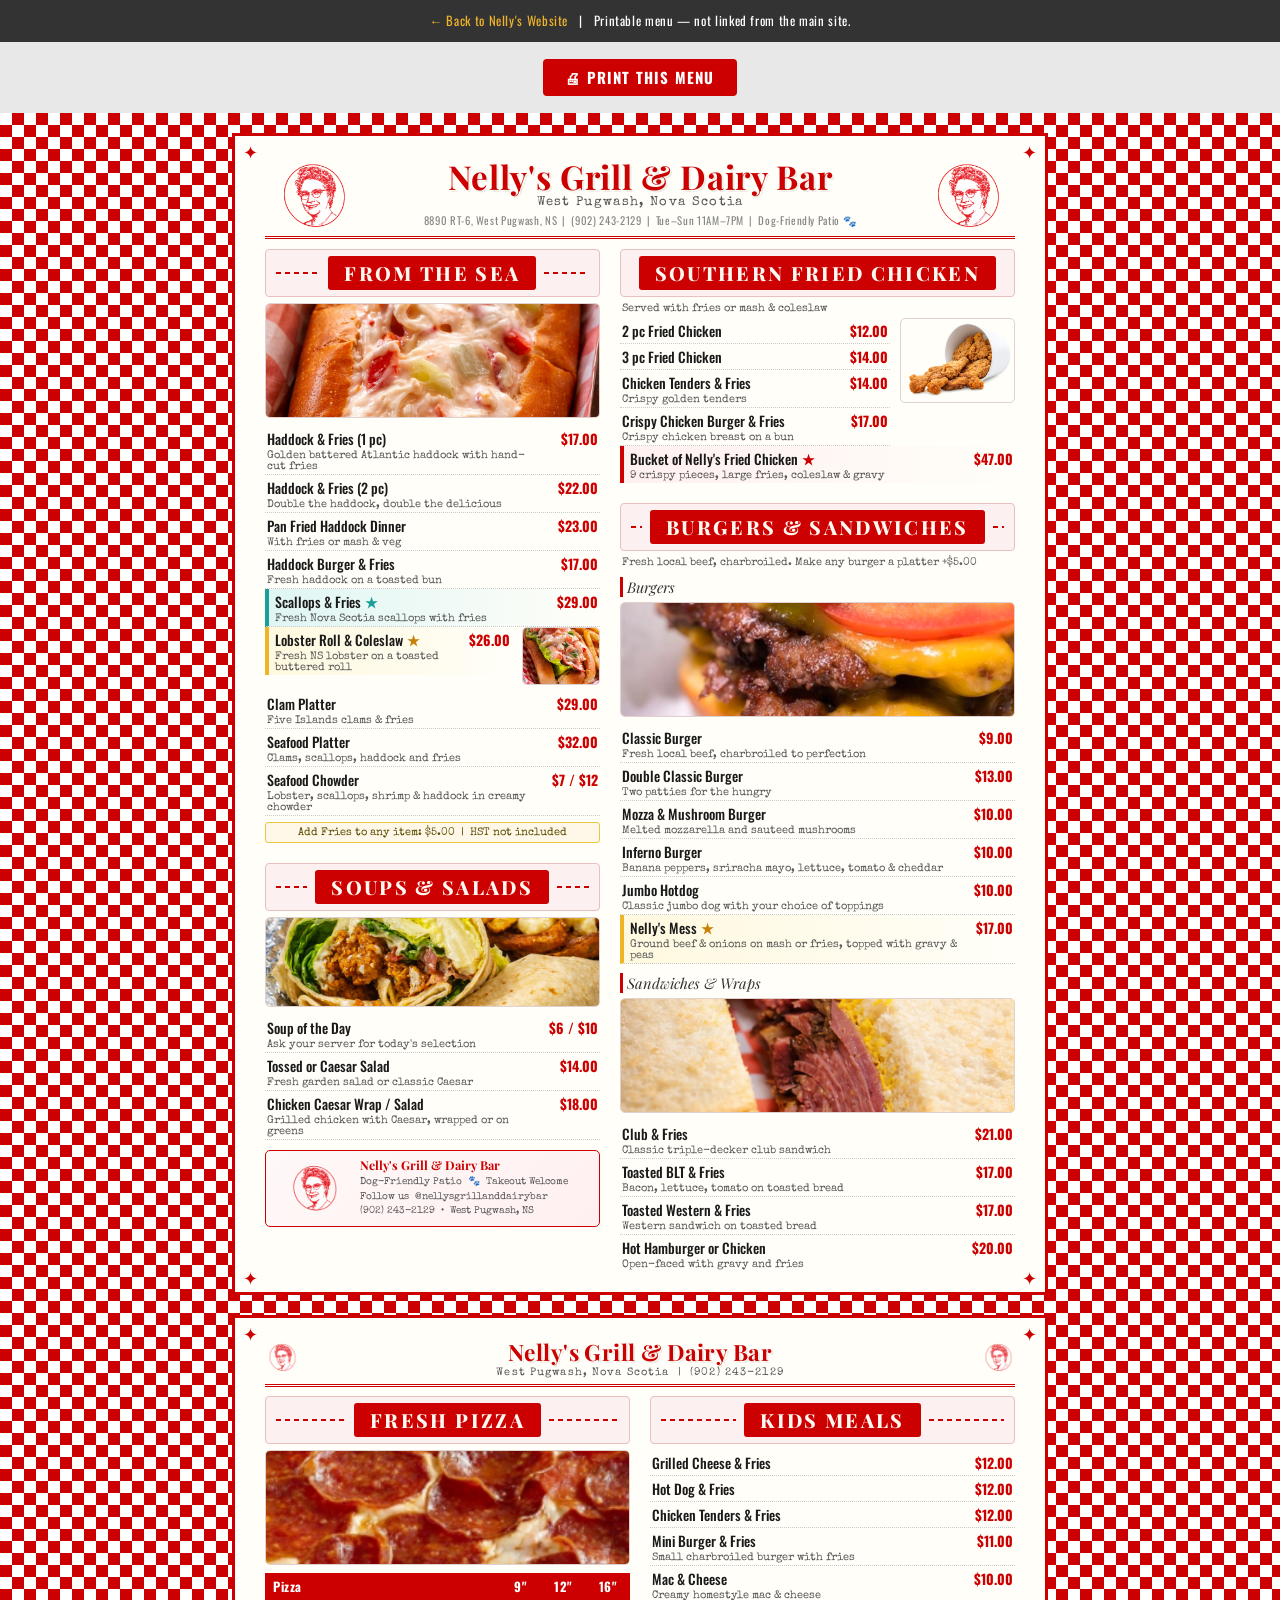
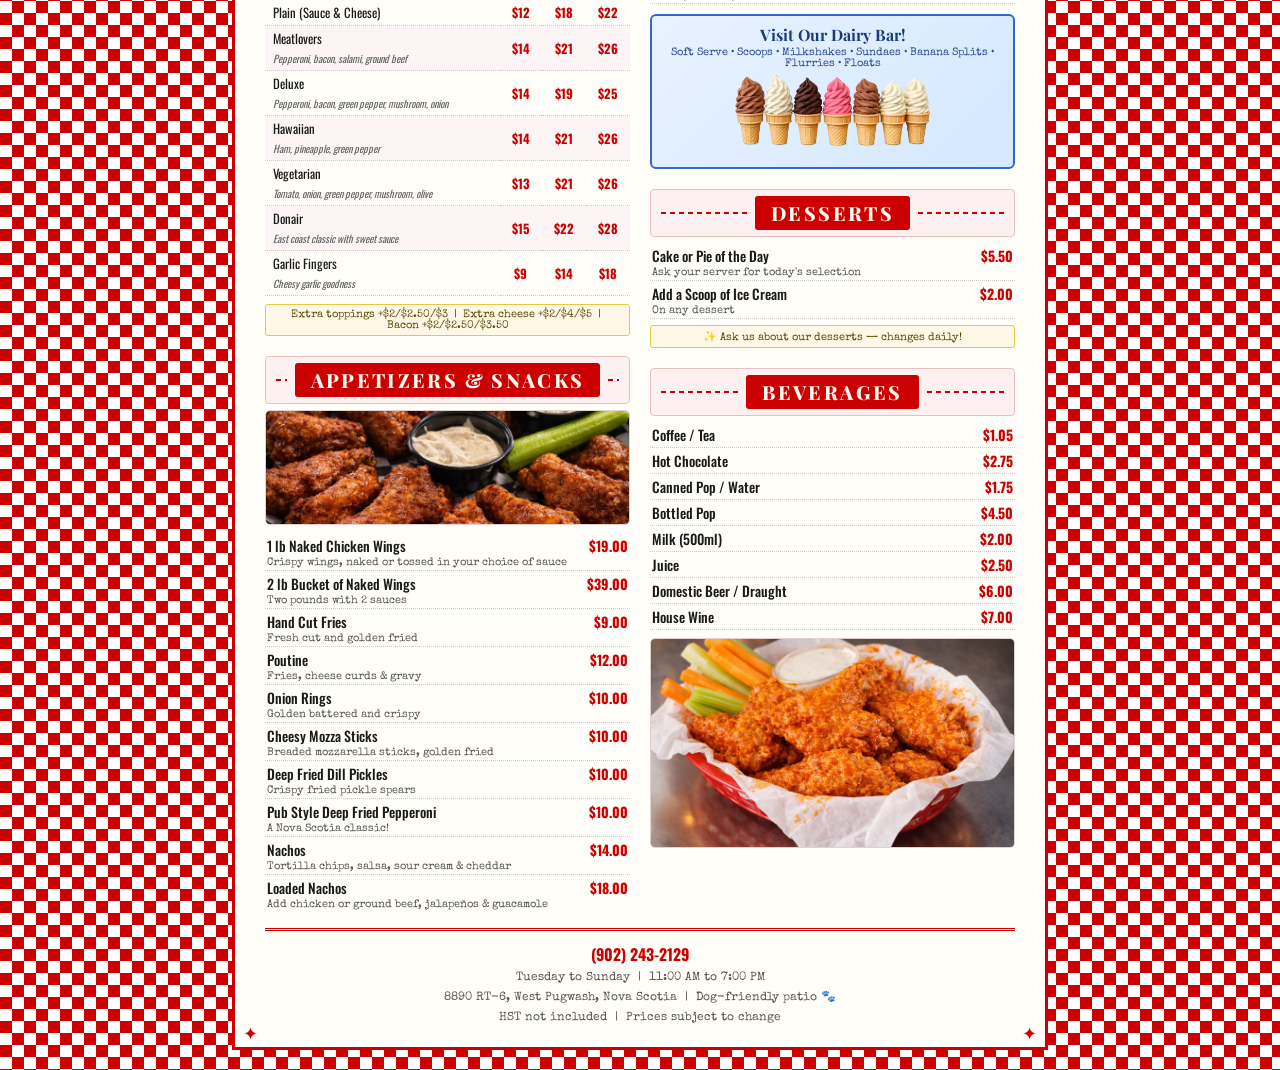
<file: menu-print.html>
<!DOCTYPE html>
<html lang="en">
<head>
    <meta charset="UTF-8">
    <meta name="viewport" content="width=device-width, initial-scale=1.0">
    <title>Nelly's Grill & Dairy Bar — Full Menu</title>
    <meta name="robots" content="noindex,nofollow">
    <link rel="preconnect" href="https://fonts.googleapis.com">
    <link href="https://fonts.googleapis.com/css2?family=Special+Elite&family=Oswald:wght@400;500;700&family=Playfair+Display:ital,wght@0,700;1,400&display=swap" rel="stylesheet">
    <style>
        *, *::before, *::after { box-sizing: border-box; margin: 0; padding: 0; }

        /* ── Print page setup — letter, no margin (we handle padding ourselves) ── */
        @page { size: 8.5in 11in; margin: 0; }

        /* ── Base font — 15px for elderly legibility ── */
        html { font-size: 15px; }

        body {
            font-family: 'Oswald', sans-serif;
            background: #e8e8e8;
            color: #1a1a1a;
        }

        /* ── Screen: back-link bar ── */
        .screen-only {
            display: block;
            text-align: center;
            padding: 0.75rem;
            background: #333;
            color: #fff;
            font-family: 'Oswald', sans-serif;
            font-size: 0.85rem;
            letter-spacing: 0.05em;
        }
        .screen-only a { color: #f0b429; text-decoration: none; }
        @media print { .screen-only, .print-bar { display: none; } }

        /* ── Print button ── */
        .print-btn {
            display: inline-block;
            margin: 0.75rem auto;
            padding: 0.5rem 1.5rem;
            background: #cc0000;
            color: #fff;
            border: none;
            font-family: 'Oswald', sans-serif;
            font-size: 1rem;
            font-weight: 700;
            letter-spacing: 0.08em;
            cursor: pointer;
            border-radius: 4px;
            text-transform: uppercase;
        }
        .print-btn:hover { background: #a80000; }
        .print-bar { text-align: center; padding: 0.4rem 0; background: #e8e8e8; }

        /* ── Outer checkerboard wrapper ── */
        .checkerboard-wrap {
            background:
                repeating-conic-gradient(#cc0000 0% 25%, #ffffff 0% 50%)
                0 0 / 24px 24px;
            padding: 20px;
            display: flex;
            flex-direction: column;
            gap: 20px;
            /* Screen: center everything */
            align-items: center;
        }

        /* ── Each page: fixed to letter-size proportions ── */
        .menu-page {
            background: #fffef8;
            border: 3px solid #cc0000;

            /* Fixed letter size for screen preview (8.5" × 11" at 96dpi) */
            width: 816px;
            min-height: 1056px;

            padding: 22px 30px 20px;
            position: relative;

            /* Both pages stay the same width on screen */
            flex-shrink: 0;
        }

        /* ── Corner ornaments ── */
        .corner {
            position: absolute;
            font-size: 1.2rem;
            color: #cc0000;
            line-height: 1;
        }
        .corner--tl { top: 6px; left: 8px; }
        .corner--tr { top: 6px; right: 8px; }
        .corner--bl { bottom: 6px; left: 8px; }
        .corner--br { bottom: 6px; right: 8px; }

        /* ── Full header (page 1) ── */
        .menu-header {
            text-align: center;
            border-bottom: 3px double #cc0000;
            padding-bottom: 8px;
            margin-bottom: 10px;
            padding-left: 120px;
            padding-right: 120px;
        }
        .menu-header .diner-name {
            font-family: 'Playfair Display', serif;
            font-size: 2.2rem;
            font-weight: 700;
            color: #cc0000;
            line-height: 1.1;
            letter-spacing: 0.02em;
            text-shadow: 2px 2px 0 rgba(0,0,0,0.07);
        }
        .menu-header .diner-sub {
            font-family: 'Special Elite', cursive;
            font-size: 0.88rem;
            color: #555;
            margin-top: 2px;
            letter-spacing: 0.1em;
        }
        .menu-header .diner-address {
            font-family: 'Oswald', sans-serif;
            font-size: 0.72rem;
            color: #888;
            margin-top: 3px;
            letter-spacing: 0.06em;
        }

        /* ── Mini header (page 2) ── */
        .menu-header--mini {
            padding-bottom: 6px;
            margin-bottom: 9px;
        }
        .menu-header--mini .diner-name { font-size: 1.5rem; }
        .menu-header--mini .diner-sub { font-size: 0.75rem; margin-top: 2px; }

        /* ── Two-column layout ── */
        .page-columns {
            display: grid;
            grid-template-columns: 1fr 1fr;
            column-gap: 20px;
            align-items: start;
        }

        /* ── Section headings ── */
        .section-head {
            display: flex;
            align-items: center;
            gap: 8px;
            margin: 20px 0 6px;
            padding: 6px 10px;
            background: #fdf0f0;
            border: 1px solid #e8c0c0;
            border-radius: 4px;
            break-after: avoid;
            page-break-after: avoid;
        }
        .section-head:first-child { margin-top: 0; }
        .section-head::before {
            content: '';
            flex: 1;
            height: 2px;
            background: repeating-linear-gradient(90deg, #cc0000 0px, #cc0000 5px, transparent 5px, transparent 9px);
        }
        .section-head h2 {
            font-family: 'Playfair Display', serif;
            font-size: 1.3rem;
            font-weight: 800;
            color: #fff8f0;
            white-space: nowrap;
            text-align: center;
            text-transform: uppercase;
            letter-spacing: 0.12em;
            flex-shrink: 0;
            background: #cc0000;
            padding: 4px 16px;
            border-radius: 3px;
        }
        .section-head .rule {
            flex: 1;
            height: 2px;
            background: repeating-linear-gradient(
                90deg,
                #cc0000 0px, #cc0000 5px,
                transparent 5px, transparent 9px
            );
        }

        /* ── Subsection heading ── */
        .sub-head {
            font-family: 'Playfair Display', serif;
            font-style: italic;
            font-size: 0.98rem;
            color: #333;
            margin: 9px 0 4px;
            padding-left: 4px;
            border-left: 3px solid #cc0000;
        }

        /* ── Menu items ── */
        .item-row {
            display: flex;
            justify-content: space-between;
            align-items: baseline;
            padding: 2px 2px;
            border-bottom: 1px dotted #ccc;
            gap: 6px;
            break-inside: avoid;
            page-break-inside: avoid;
        }
        .item-row:last-child { border-bottom: none; }
        .item-left { flex: 1; }
        .item-name {
            font-family: 'Oswald', sans-serif;
            font-size: 0.93rem;
            font-weight: 500;
            color: #1a1a1a;
        }
        .item-desc {
            font-family: 'Special Elite', cursive;
            font-size: 0.74rem;
            color: #555;
            margin-top: 1px;
        }
        .item-price {
            font-family: 'Oswald', sans-serif;
            font-size: 0.93rem;
            font-weight: 700;
            color: #cc0000;
            white-space: nowrap;
            min-width: 48px;
            text-align: right;
        }

        /* ── Small serving note under section head ── */
        .section-note {
            font-family: 'Special Elite', cursive;
            font-size: 0.72rem;
            color: #555;
            margin-bottom: 4px;
            padding-left: 2px;
        }

        /* ── Decorative food images ── */
        .section-img {
            display: block;
            width: 100%;
            max-height: 115px;
            object-fit: cover;
            object-position: center center;
            border-radius: 5px;
            margin: 5px 0 8px;
            border: 1px solid #e0d0d0;
        }
        .section-img--float {
            float: right;
            width: 115px;
            height: 85px;
            object-fit: cover;
            object-position: center;
            border-radius: 5px;
            border: 1px solid #e0d0d0;
            margin: 0 0 6px 10px;
            shape-outside: margin-box;
        }
        .db-img-wrap {
            overflow: hidden;
            width: 250px;
            height: 86px;
            margin: 4px auto 0;
        }
        .db-img {
            display: block;
            width: 250px;
            height: 132px;
            object-fit: contain;
            margin-top: -23px;
        }
        .clearfix::after { content: ''; display: block; clear: both; }

        /* ── Corner logo ── */
        .menu-logo-corner {
            position: absolute;
            top: 24px;
            left: 24px;
            width: 108px;
            height: auto;
            opacity: 0.92;
        }
        .menu-logo-corner--right {
            position: absolute;
            top: 24px;
            right: 24px;
            width: 108px;
            height: auto;
            opacity: 0.92;
        }

        /* ── Pizza price grid ── */
        .pizza-grid {
            width: 100%;
            border-collapse: collapse;
            margin: 6px 0 8px;
            font-family: 'Oswald', sans-serif;
            font-size: 0.85rem;
        }
        .pizza-grid th {
            background: #cc0000;
            color: #fff;
            padding: 4px 8px;
            text-align: center;
            font-weight: 700;
            letter-spacing: 0.04em;
        }
        .pizza-grid th:first-child { text-align: left; }
        .pizza-grid td {
            padding: 3px 8px;
            border-bottom: 1px dotted #ccc;
            color: #1a1a1a;
        }
        .pizza-grid td:not(:first-child) {
            text-align: center;
            font-weight: 700;
            color: #cc0000;
        }
        .pizza-grid tr:nth-child(even) td { background: #fdf5f5; }

        /* ── Note box ── */
        .note-box {
            background: #fff8e8;
            border: 1px solid #e8c840;
            border-radius: 3px;
            padding: 4px 10px;
            margin: 6px 0 3px;
            font-family: 'Special Elite', cursive;
            font-size: 0.73rem;
            color: #5a4a00;
            text-align: center;
        }

        /* ── Fan Favourite rows ── */
        .fave-row {
            border-left: 4px solid #f0b429 !important;
            background: linear-gradient(to right, #fff9df, #fffef8) !important;
            padding-left: 6px !important;
        }
        .fave-row .item-name::after {
            content: " ★";
            color: #c8820a;
            font-weight: 700;
        }
        .fave-row--teal {
            border-left-color: #1a9e97 !important;
            background: linear-gradient(to right, #dff6f4, #fffef8) !important;
        }
        .fave-row--teal .item-name::after { color: #1a9e97; }
        .fave-row--red {
            border-left-color: #cc0000 !important;
            background: linear-gradient(to right, #fff0f0, #fffef8) !important;
        }
        .fave-row--red .item-name::after { color: #cc0000; }

        /* ── Dairy Bar callout ── */
        .dairy-bar-box {
            background: linear-gradient(135deg, #e8f2ff, #d4e8ff);
            border: 2px solid #3366cc;
            border-radius: 6px;
            padding: 8px 12px;
            margin: 10px 0 6px;
            text-align: center;
        }
        .dairy-bar-box .db-title {
            font-family: 'Playfair Display', serif;
            font-size: 1.05rem;
            font-weight: 700;
            color: #1a3a80;
        }
        .dairy-bar-box .db-desc {
            font-family: 'Special Elite', cursive;
            font-size: 0.72rem;
            color: #2a4a9a;
            margin-top: 2px;
        }

        /* ── Footer ── */
        .menu-footer {
            text-align: center;
            margin-top: 16px;
            padding-top: 10px;
            border-top: 3px double #cc0000;
        }
        .menu-footer p {
            font-family: 'Special Elite', cursive;
            font-size: 0.78rem;
            color: #555;
            line-height: 1.7;
        }
        .menu-footer .phone {
            font-family: 'Oswald', sans-serif;
            font-size: 1.05rem;
            font-weight: 700;
            color: #cc0000;
        }

        /* ── Promo Ad box (bottom-left page 1) ── */
        .nellys-promo-ad {
            display: flex;
            align-items: center;
            gap: 8px;
            background: linear-gradient(135deg, #fff8f8, #fff0f0);
            border: 1.5px solid #cc0000;
            border-radius: 5px;
            padding: 7px 10px;
            margin-top: 10px;
        }
        .nellys-promo-ad img {
            width: 76px;
            height: auto;
            flex-shrink: 0;
        }
        .nellys-promo-ad-text {
            flex: 1;
        }
        .nellys-promo-ad-title {
            font-family: 'Playfair Display', serif;
            font-size: 0.82rem;
            font-weight: 700;
            color: #cc0000;
            line-height: 1.2;
        }
        .nellys-promo-ad-sub {
            font-family: 'Special Elite', cursive;
            font-size: 0.65rem;
            color: #555;
            margin-top: 2px;
            line-height: 1.5;
        }

        /* ── Print-specific overrides ── */
        @media print {
            body { background: #fff; }
            .checkerboard-wrap {
                background:
                    repeating-conic-gradient(#cc0000 0% 25%, #ffffff 0% 50%)
                    0 0 / 24px 24px;
                padding: 18px;
                gap: 0;
                align-items: stretch;
            }
            .menu-page {
                width: 100%;
                min-height: 0;
                /* Force each page to break cleanly */
                break-after: page;
                page-break-after: always;
            }
            .menu-page:last-child {
                break-after: auto;
                page-break-after: auto;
            }
        }
    </style>
</head>
<body>

<div class="screen-only">
    <a href="index.html">&larr; Back to Nelly's Website</a>
    &nbsp;&nbsp;|&nbsp;&nbsp;
    Printable menu — not linked from the main site.
</div>
<div class="print-bar">
    <button class="print-btn" onclick="window.print()">&#x1F5A8; Print This Menu</button>
</div>

<div class="checkerboard-wrap">

<!-- ═══════════════════════════════════════
     PAGE 1  (front of the menu)
═══════════════════════════════════════ -->
<div class="menu-page">

    <span class="corner corner--tl">&#10022;</span>
    <span class="corner corner--tr">&#10022;</span>
    <span class="corner corner--bl">&#10022;</span>
    <span class="corner corner--br">&#10022;</span>
    <img src="images/logos/Nelly Red and White.png" alt="Nelly's" class="menu-logo-corner">
    <img src="images/logos/Nelly Red and White.png" alt="Nelly's" class="menu-logo-corner--right">

    <!-- Header -->
    <div class="menu-header">
        <div class="diner-name">Nelly's Grill &amp; Dairy Bar</div>
        <div class="diner-sub">West Pugwash, Nova Scotia</div>
        <div class="diner-address">8890 RT-6, West Pugwash, NS &nbsp;|&nbsp; (902) 243-2129 &nbsp;|&nbsp; Tue–Sun 11AM–7PM &nbsp;|&nbsp; Dog-Friendly Patio &#x1F43E;</div>
    </div>

    <div class="page-columns">

        <!-- ── LEFT: From the Sea ── -->
        <div>
            <div class="section-head"><h2>From the Sea</h2><div class="rule"></div></div>

            <img src="images/food/nellys-lobster-roll-loaded.png" alt="Fresh Nova Scotia lobster roll at Nelly's Grill" class="section-img" style="object-position: center 40%;">

            <div class="item-row">
                <div class="item-left"><div class="item-name">Haddock &amp; Fries (1 pc)</div><div class="item-desc">Golden battered Atlantic haddock with hand-cut fries</div></div>
                <div class="item-price">$17.00</div>
            </div>
            <div class="item-row">
                <div class="item-left"><div class="item-name">Haddock &amp; Fries (2 pc)</div><div class="item-desc">Double the haddock, double the delicious</div></div>
                <div class="item-price">$22.00</div>
            </div>
            <div class="item-row">
                <div class="item-left"><div class="item-name">Pan Fried Haddock Dinner</div><div class="item-desc">With fries or mash &amp; veg</div></div>
                <div class="item-price">$23.00</div>
            </div>
            <div class="item-row">
                <div class="item-left"><div class="item-name">Haddock Burger &amp; Fries</div><div class="item-desc">Fresh haddock on a toasted bun</div></div>
                <div class="item-price">$17.00</div>
            </div>
            <div class="item-row fave-row fave-row--teal">
                <div class="item-left"><div class="item-name">Scallops &amp; Fries</div><div class="item-desc">Fresh Nova Scotia scallops with fries</div></div>
                <div class="item-price">$29.00</div>
            </div>
            <div class="clearfix">
            <img src="images/food/nellys-lobster-roll.png" alt="Nelly's lobster roll with fries, Nova Scotia" class="section-img--float" style="width: 78px; height: 58px;">
            <div class="item-row fave-row">
                <div class="item-left"><div class="item-name">Lobster Roll &amp; Coleslaw</div><div class="item-desc">Fresh NS lobster on a toasted buttered roll</div></div>
                <div class="item-price">$26.00</div>
            </div>
            </div>
            <div class="item-row">
                <div class="item-left"><div class="item-name">Clam Platter</div><div class="item-desc">Five Islands clams &amp; fries</div></div>
                <div class="item-price">$29.00</div>
            </div>
            <div class="item-row">
                <div class="item-left"><div class="item-name">Seafood Platter</div><div class="item-desc">Clams, scallops, haddock and fries</div></div>
                <div class="item-price">$32.00</div>
            </div>
            <div class="item-row">
                <div class="item-left"><div class="item-name">Seafood Chowder</div><div class="item-desc">Lobster, scallops, shrimp &amp; haddock in creamy chowder</div></div>
                <div class="item-price">$7 / $12</div>
            </div>
            <div class="note-box">Add Fries to any item: $5.00 &nbsp;|&nbsp; HST not included</div>

            <div class="section-head"><h2>Soups &amp; Salads</h2><div class="rule"></div></div>

            <img src="images/food/nellys-chicken-wrap.png" alt="Chicken caesar wrap at Nelly's Grill" class="section-img" style="max-height: 90px;">

            <div class="item-row">
                <div class="item-left"><div class="item-name">Soup of the Day</div><div class="item-desc">Ask your server for today's selection</div></div>
                <div class="item-price">$6 / $10</div>
            </div>
            <div class="item-row">
                <div class="item-left"><div class="item-name">Tossed or Caesar Salad</div><div class="item-desc">Fresh garden salad or classic Caesar</div></div>
                <div class="item-price">$14.00</div>
            </div>
            <div class="item-row">
                <div class="item-left"><div class="item-name">Chicken Caesar Wrap / Salad</div><div class="item-desc">Grilled chicken with Caesar, wrapped or on greens</div></div>
                <div class="item-price">$18.00</div>
            </div>

            <!-- Promo Ad -->
            <div class="nellys-promo-ad">
                <img src="images/logos/Nelly Red and White.png" alt="Nelly's">
                <div class="nellys-promo-ad-text">
                    <div class="nellys-promo-ad-title">Nelly's Grill &amp; Dairy Bar</div>
                    <div class="nellys-promo-ad-sub">
                        Dog-Friendly Patio &nbsp;&#x1F43E;&nbsp; Takeout Welcome<br>
                        Follow us &nbsp;@nellysgrillanddairybar<br>
                        (902) 243-2129 &nbsp;&bull;&nbsp; West Pugwash, NS
                    </div>
                </div>
            </div>
        </div>

        <!-- ── RIGHT: Chicken + Burgers & Sandwiches ── -->
        <div>
            <div class="section-head"><h2>Southern Fried Chicken</h2><div class="rule"></div></div>
            <div class="section-note">Served with fries or mash &amp; coleslaw</div>

            <div class="clearfix">
            <img src="images/logos/bucket of chicken.png" alt="Nelly's Fried Chicken" class="section-img--float">

            <div class="item-row">
                <div class="item-left"><div class="item-name">2 pc Fried Chicken</div></div>
                <div class="item-price">$12.00</div>
            </div>
            <div class="item-row">
                <div class="item-left"><div class="item-name">3 pc Fried Chicken</div></div>
                <div class="item-price">$14.00</div>
            </div>
            <div class="item-row">
                <div class="item-left"><div class="item-name">Chicken Tenders &amp; Fries</div><div class="item-desc">Crispy golden tenders</div></div>
                <div class="item-price">$14.00</div>
            </div>
            <div class="item-row">
                <div class="item-left"><div class="item-name">Crispy Chicken Burger &amp; Fries</div><div class="item-desc">Crispy chicken breast on a bun</div></div>
                <div class="item-price">$17.00</div>
            </div>
            <div class="item-row fave-row fave-row--red">
                <div class="item-left"><div class="item-name">Bucket of Nelly's Fried Chicken</div><div class="item-desc">9 crispy pieces, large fries, coleslaw &amp; gravy</div></div>
                <div class="item-price">$47.00</div>
            </div>
            </div><!-- end clearfix -->

            <div class="section-head"><h2>Burgers &amp; Sandwiches</h2><div class="rule"></div></div>
            <div class="section-note">Fresh local beef, charbroiled. Make any burger a platter +$5.00</div>

            <div class="sub-head">Burgers</div>
            <img src="images/food/nellys-burger-actual.png" alt="Charbroiled burger at Nelly's Grill" class="section-img">
            <div class="item-row">
                <div class="item-left"><div class="item-name">Classic Burger</div><div class="item-desc">Fresh local beef, charbroiled to perfection</div></div>
                <div class="item-price">$9.00</div>
            </div>
            <div class="item-row">
                <div class="item-left"><div class="item-name">Double Classic Burger</div><div class="item-desc">Two patties for the hungry</div></div>
                <div class="item-price">$13.00</div>
            </div>
            <div class="item-row">
                <div class="item-left"><div class="item-name">Mozza &amp; Mushroom Burger</div><div class="item-desc">Melted mozzarella and sauteed mushrooms</div></div>
                <div class="item-price">$10.00</div>
            </div>
            <div class="item-row">
                <div class="item-left"><div class="item-name">Inferno Burger</div><div class="item-desc">Banana peppers, sriracha mayo, lettuce, tomato &amp; cheddar</div></div>
                <div class="item-price">$10.00</div>
            </div>
            <div class="item-row">
                <div class="item-left"><div class="item-name">Jumbo Hotdog</div><div class="item-desc">Classic jumbo dog with your choice of toppings</div></div>
                <div class="item-price">$10.00</div>
            </div>
            <div class="item-row fave-row">
                <div class="item-left"><div class="item-name">Nelly's Mess</div><div class="item-desc">Ground beef &amp; onions on mash or fries, topped with gravy &amp; peas</div></div>
                <div class="item-price">$17.00</div>
            </div>

            <div class="sub-head">Sandwiches &amp; Wraps</div>
            <img src="images/food/nellys-deli-sandwich-2.png" alt="Deli sandwich and fries at Nelly's Grill" class="section-img">
            <div class="item-row">
                <div class="item-left"><div class="item-name">Club &amp; Fries</div><div class="item-desc">Classic triple-decker club sandwich</div></div>
                <div class="item-price">$21.00</div>
            </div>
            <div class="item-row">
                <div class="item-left"><div class="item-name">Toasted BLT &amp; Fries</div><div class="item-desc">Bacon, lettuce, tomato on toasted bread</div></div>
                <div class="item-price">$17.00</div>
            </div>
            <div class="item-row">
                <div class="item-left"><div class="item-name">Toasted Western &amp; Fries</div><div class="item-desc">Western sandwich on toasted bread</div></div>
                <div class="item-price">$17.00</div>
            </div>
            <div class="item-row">
                <div class="item-left"><div class="item-name">Hot Hamburger or Chicken</div><div class="item-desc">Open-faced with gravy and fries</div></div>
                <div class="item-price">$20.00</div>
            </div>
        </div>

    </div><!-- .page-columns -->
</div><!-- .menu-page page 1 -->


<!-- ═══════════════════════════════════════
     PAGE 2  (back of the menu)
═══════════════════════════════════════ -->
<div class="menu-page">

    <span class="corner corner--tl">&#10022;</span>
    <span class="corner corner--tr">&#10022;</span>
    <span class="corner corner--bl">&#10022;</span>
    <span class="corner corner--br">&#10022;</span>
    <img src="images/logos/Nelly Red and White.png" alt="Nelly's" class="menu-logo-corner" style="width:46px;">
    <img src="images/logos/Nelly Red and White.png" alt="Nelly's" class="menu-logo-corner--right" style="width:46px;">

    <!-- Mini header -->
    <div class="menu-header menu-header--mini" style="padding-left:58px; padding-right:58px;">
        <div class="diner-name">Nelly's Grill &amp; Dairy Bar</div>
        <div class="diner-sub">West Pugwash, Nova Scotia &nbsp;|&nbsp; (902) 243-2129</div>
    </div>

    <div class="page-columns">

        <!-- ── LEFT: Pizza + Appetizers ── -->
        <div>
            <div class="section-head"><h2>Fresh Pizza</h2><div class="rule"></div></div>

            <img src="images/food/nellys-pizza-pepperoni.png" alt="Fresh pizza at Nelly's Grill" class="section-img">

            <table class="pizza-grid">
                <thead>
                    <tr><th>Pizza</th><th>9"</th><th>12"</th><th>16"</th></tr>
                </thead>
                <tbody>
                    <tr>
                        <td>Plain (Sauce &amp; Cheese)</td>
                        <td>$12</td><td>$18</td><td>$22</td>
                    </tr>
                    <tr>
                        <td>Meatlovers<br><span style="font-size:0.68rem;color:#666;font-style:italic;">Pepperoni, bacon, salami, ground beef</span></td>
                        <td>$14</td><td>$21</td><td>$26</td>
                    </tr>
                    <tr>
                        <td>Deluxe<br><span style="font-size:0.68rem;color:#666;font-style:italic;">Pepperoni, bacon, green pepper, mushroom, onion</span></td>
                        <td>$14</td><td>$19</td><td>$25</td>
                    </tr>
                    <tr>
                        <td>Hawaiian<br><span style="font-size:0.68rem;color:#666;font-style:italic;">Ham, pineapple, green pepper</span></td>
                        <td>$14</td><td>$21</td><td>$26</td>
                    </tr>
                    <tr>
                        <td>Vegetarian<br><span style="font-size:0.68rem;color:#666;font-style:italic;">Tomato, onion, green pepper, mushroom, olive</span></td>
                        <td>$13</td><td>$21</td><td>$26</td>
                    </tr>
                    <tr>
                        <td>Donair<br><span style="font-size:0.68rem;color:#666;font-style:italic;">East coast classic with sweet sauce</span></td>
                        <td>$15</td><td>$22</td><td>$28</td>
                    </tr>
                    <tr>
                        <td>Garlic Fingers<br><span style="font-size:0.68rem;color:#666;font-style:italic;">Cheesy garlic goodness</span></td>
                        <td>$9</td><td>$14</td><td>$18</td>
                    </tr>
                </tbody>
            </table>
            <div class="note-box">Extra toppings +$2/$2.50/$3 &nbsp;|&nbsp; Extra cheese +$2/$4/$5 &nbsp;|&nbsp; Bacon +$2/$2.50/$3.50</div>

            <div class="section-head"><h2>Appetizers &amp; Snacks</h2><div class="rule"></div></div>

            <img src="images/food/nellys-buffalo-wings.png" alt="Nelly's buffalo chicken wings" class="section-img">

            <div class="item-row">
                <div class="item-left"><div class="item-name">1 lb Naked Chicken Wings</div><div class="item-desc">Crispy wings, naked or tossed in your choice of sauce</div></div>
                <div class="item-price">$19.00</div>
            </div>
            <div class="item-row">
                <div class="item-left"><div class="item-name">2 lb Bucket of Naked Wings</div><div class="item-desc">Two pounds with 2 sauces</div></div>
                <div class="item-price">$39.00</div>
            </div>
            <div class="item-row">
                <div class="item-left"><div class="item-name">Hand Cut Fries</div><div class="item-desc">Fresh cut and golden fried</div></div>
                <div class="item-price">$9.00</div>
            </div>
            <div class="item-row">
                <div class="item-left"><div class="item-name">Poutine</div><div class="item-desc">Fries, cheese curds &amp; gravy</div></div>
                <div class="item-price">$12.00</div>
            </div>
            <div class="item-row">
                <div class="item-left"><div class="item-name">Onion Rings</div><div class="item-desc">Golden battered and crispy</div></div>
                <div class="item-price">$10.00</div>
            </div>
            <div class="item-row">
                <div class="item-left"><div class="item-name">Cheesy Mozza Sticks</div><div class="item-desc">Breaded mozzarella sticks, golden fried</div></div>
                <div class="item-price">$10.00</div>
            </div>
            <div class="item-row">
                <div class="item-left"><div class="item-name">Deep Fried Dill Pickles</div><div class="item-desc">Crispy fried pickle spears</div></div>
                <div class="item-price">$10.00</div>
            </div>
            <div class="item-row">
                <div class="item-left"><div class="item-name">Pub Style Deep Fried Pepperoni</div><div class="item-desc">A Nova Scotia classic!</div></div>
                <div class="item-price">$10.00</div>
            </div>
            <div class="item-row">
                <div class="item-left"><div class="item-name">Nachos</div><div class="item-desc">Tortilla chips, salsa, sour cream &amp; cheddar</div></div>
                <div class="item-price">$14.00</div>
            </div>
            <div class="item-row">
                <div class="item-left"><div class="item-name">Loaded Nachos</div><div class="item-desc">Add chicken or ground beef, jalape&ntilde;os &amp; guacamole</div></div>
                <div class="item-price">$18.00</div>
            </div>
        </div>

        <!-- ── RIGHT: Kids + Dairy Bar + Desserts + Drinks ── -->
        <div>
            <div class="section-head"><h2>Kids Meals</h2><div class="rule"></div></div>

            <div class="item-row">
                <div class="item-left"><div class="item-name">Grilled Cheese &amp; Fries</div></div>
                <div class="item-price">$12.00</div>
            </div>
            <div class="item-row">
                <div class="item-left"><div class="item-name">Hot Dog &amp; Fries</div></div>
                <div class="item-price">$12.00</div>
            </div>
            <div class="item-row">
                <div class="item-left"><div class="item-name">Chicken Tenders &amp; Fries</div></div>
                <div class="item-price">$12.00</div>
            </div>
            <div class="item-row">
                <div class="item-left"><div class="item-name">Mini Burger &amp; Fries</div><div class="item-desc">Small charbroiled burger with fries</div></div>
                <div class="item-price">$11.00</div>
            </div>
            <div class="item-row">
                <div class="item-left"><div class="item-name">Mac &amp; Cheese</div><div class="item-desc">Creamy homestyle mac &amp; cheese</div></div>
                <div class="item-price">$10.00</div>
            </div>

            <!-- Dairy Bar callout -->
            <div class="dairy-bar-box">
                <div class="db-title">Visit Our Dairy Bar!</div>
                <div class="db-desc">Soft Serve &bull; Scoops &bull; Milkshakes &bull; Sundaes &bull; Banana Splits &bull; Flurries &bull; Floats</div>
                <div class="db-img-wrap"><img src="images/logos/icecream logo.png" alt="Nelly's Dairy Bar Ice Cream" class="db-img"></div>
            </div>

            <div class="section-head"><h2>Desserts</h2><div class="rule"></div></div>
            <div class="item-row">
                <div class="item-left"><div class="item-name">Cake or Pie of the Day</div><div class="item-desc">Ask your server for today's selection</div></div>
                <div class="item-price">$5.50</div>
            </div>
            <div class="item-row">
                <div class="item-left"><div class="item-name">Add a Scoop of Ice Cream</div><div class="item-desc">On any dessert</div></div>
                <div class="item-price">$2.00</div>
            </div>
            <div class="note-box">&#10024; Ask us about our desserts — changes daily!</div>

            <div class="section-head"><h2>Beverages</h2><div class="rule"></div></div>
            <div class="item-row">
                <div class="item-left"><div class="item-name">Coffee / Tea</div></div>
                <div class="item-price">$1.05</div>
            </div>
            <div class="item-row">
                <div class="item-left"><div class="item-name">Hot Chocolate</div></div>
                <div class="item-price">$2.75</div>
            </div>
            <div class="item-row">
                <div class="item-left"><div class="item-name">Canned Pop / Water</div></div>
                <div class="item-price">$1.75</div>
            </div>
            <div class="item-row">
                <div class="item-left"><div class="item-name">Bottled Pop</div></div>
                <div class="item-price">$4.50</div>
            </div>
            <div class="item-row">
                <div class="item-left"><div class="item-name">Milk (500ml)</div></div>
                <div class="item-price">$2.00</div>
            </div>
            <div class="item-row">
                <div class="item-left"><div class="item-name">Juice</div></div>
                <div class="item-price">$2.50</div>
            </div>
            <div class="item-row">
                <div class="item-left"><div class="item-name">Domestic Beer / Draught</div></div>
                <div class="item-price">$6.00</div>
            </div>
            <div class="item-row">
                <div class="item-left"><div class="item-name">House Wine</div></div>
                <div class="item-price">$7.00</div>
            </div>

            <img src="images/food/nellys-buffalo-wings-2.png" alt="Nelly's buffalo chicken wings with dipping sauce" class="section-img" style="margin-top: 8px; max-height: 210px;">
        </div>

    </div><!-- .page-columns -->

    <!-- Footer on back page only -->
    <div class="menu-footer">
        <p class="phone">(902) 243-2129</p>
        <p>
            Tuesday to Sunday &nbsp;|&nbsp; 11:00 AM to 7:00 PM<br>
            8890 RT-6, West Pugwash, Nova Scotia &nbsp;|&nbsp; Dog-friendly patio &#x1F43E;<br>
            HST not included &nbsp;|&nbsp; Prices subject to change
        </p>
    </div>

</div><!-- .menu-page page 2 -->

</div><!-- .checkerboard-wrap -->

</body>
</html>
</file>
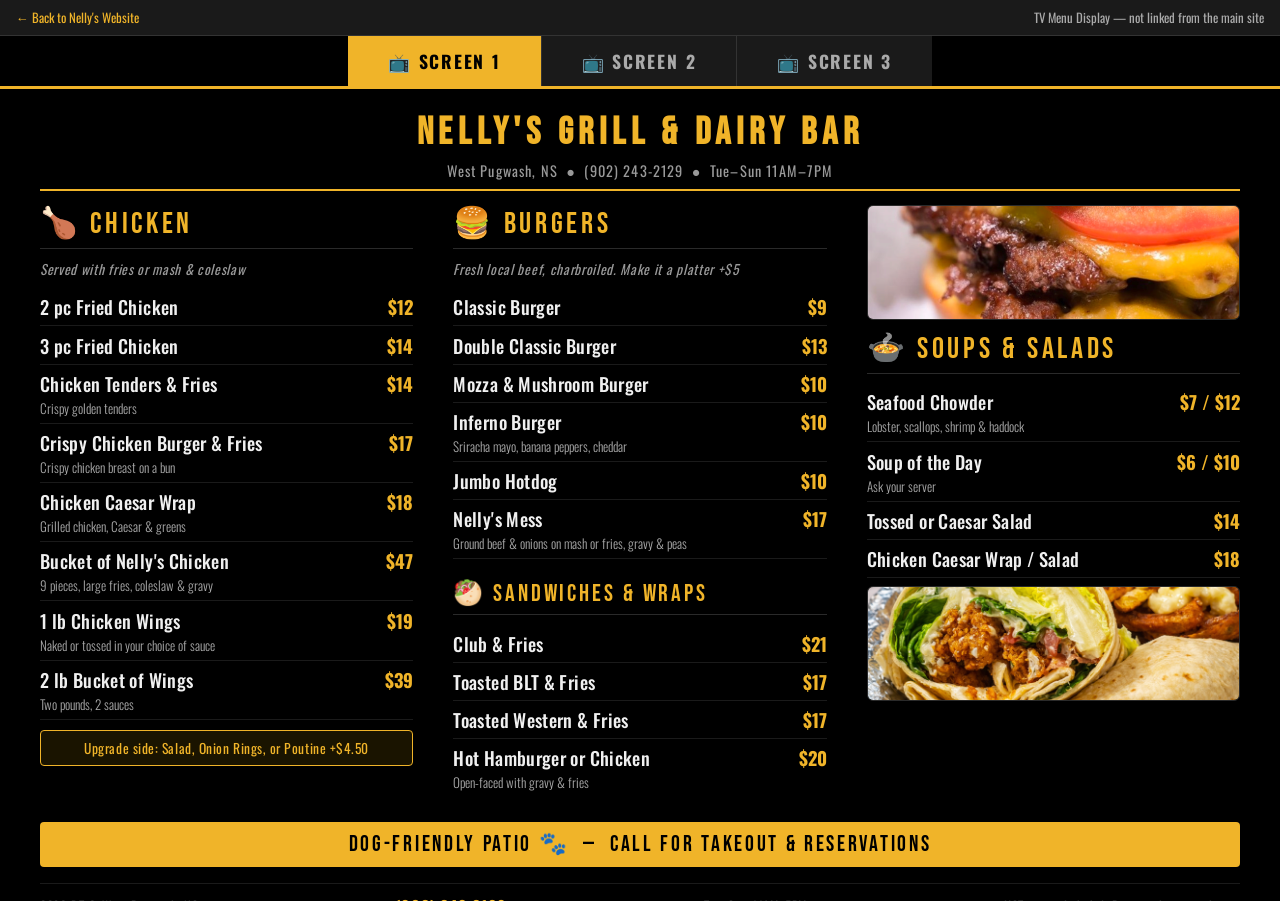
<file: menu-tv.html>
<!DOCTYPE html>
<html lang="en">
<head>
    <meta charset="UTF-8">
    <meta name="viewport" content="width=device-width, initial-scale=1.0">
    <title>Nelly's TV Menu Display</title>
    <meta name="robots" content="noindex,nofollow">
    <link rel="preconnect" href="https://fonts.googleapis.com">
    <link href="https://fonts.googleapis.com/css2?family=Oswald:wght@300;400;500;700&family=Bebas+Neue&display=swap" rel="stylesheet">
    <style>
        *, *::before, *::after { box-sizing: border-box; margin: 0; padding: 0; }
        html { font-size: 16px; }

        body {
            font-family: 'Oswald', sans-serif;
            background: #111;
            color: #fff;
            overflow-x: hidden;
        }

        /* ── Back bar ── */
        .back-bar {
            background: #1a1a1a;
            border-bottom: 1px solid #333;
            padding: 0.5rem 1rem;
            font-size: 0.8rem;
            color: #aaa;
            display: flex;
            justify-content: space-between;
            align-items: center;
        }
        .back-bar a { color: #f0b429; text-decoration: none; }
        .back-bar a:hover { text-decoration: underline; }

        /* ── Screen Selector Tabs ── */
        .screen-nav {
            background: #000;
            border-bottom: 3px solid #f0b429;
            display: flex;
            justify-content: center;
            position: sticky;
            top: 0;
            z-index: 100;
        }
        .screen-nav button {
            background: #1a1a1a;
            color: #aaa;
            border: none;
            border-right: 1px solid #333;
            padding: 0.75rem 2.5rem;
            font-family: 'Oswald', sans-serif;
            font-size: 1.1rem;
            font-weight: 700;
            letter-spacing: 0.1em;
            text-transform: uppercase;
            cursor: pointer;
            transition: background 0.2s, color 0.2s;
        }
        .screen-nav button:last-child { border-right: none; }
        .screen-nav button:hover { background: #2a2a2a; color: #fff; }
        .screen-nav button.active { background: #f0b429; color: #000; }

        /* ── Screen panels ── */
        .tv-screen {
            display: none;
            background: #000;
            height: calc(100vh - 88px);
            overflow: hidden;
            padding: 1.25rem 2.5rem 0.75rem;
        }
        .tv-screen.active { display: block; }

        /* ── Screen header ── */
        .tv-screen-header {
            display: flex;
            align-items: center;
            justify-content: center;
            border-bottom: 2px solid #f0b429;
            padding-bottom: 0.5rem;
            margin-bottom: 0.9rem;
        }
        .tv-screen-header-text { text-align: center; }
        .tv-screen-header h1 {
            font-family: 'Bebas Neue', sans-serif;
            font-size: 2.4rem;
            color: #f0b429;
            letter-spacing: 0.15em;
        }
        .tv-screen-header p {
            font-size: 0.9rem;
            color: #999;
            letter-spacing: 0.08em;
            margin-top: 0.25rem;
        }

        /* ── Column layout — always 3 cols on TV ── */
        .menu-columns {
            display: grid;
            grid-template-columns: 1fr 1fr 1fr;
            gap: 1.5rem 2.5rem;
            align-items: start;
        }

        /* ── Category block ── */
        .cat-title {
            font-family: 'Bebas Neue', sans-serif;
            font-size: 1.9rem;
            color: #f0b429;
            letter-spacing: 0.12em;
            border-bottom: 1px solid #2a2a2a;
            padding-bottom: 0.35rem;
            margin-bottom: 0.6rem;
            display: flex;
            align-items: center;
            gap: 0.5rem;
        }
        .cat-title.sub { font-size: 1.5rem; margin-top: 1.25rem; }
        .cat-subtitle {
            font-size: 0.85rem;
            color: #999;
            letter-spacing: 0.05em;
            margin-bottom: 0.6rem;
            font-style: italic;
        }

        /* ── Menu item row ── */
        .tv-item {
            display: flex;
            justify-content: space-between;
            align-items: baseline;
            padding: 0.32rem 0;
            border-bottom: 1px solid #1a1a1a;
            gap: 0.5rem;
        }
        .tv-item:last-child { border-bottom: none; }
        .tv-item-left { flex: 1; }
        .tv-item-name {
            font-size: 1.15rem;
            font-weight: 500;
            color: #f0f0f0;
            letter-spacing: 0.02em;
        }
        .tv-item-desc {
            font-size: 0.82rem;
            color: #aaa;
            margin-top: 1px;
            font-weight: 300;
        }
        .tv-item-price {
            font-size: 1.15rem;
            font-weight: 700;
            color: #f0b429;
            white-space: nowrap;
            min-width: 55px;
            text-align: right;
        }

        /* ── Pizza grid ── */
        .pizza-grid {
            width: 100%;
            border-collapse: collapse;
            margin-top: 0.4rem;
        }
        .pizza-grid th {
            background: #f0b429;
            color: #000;
            font-family: 'Bebas Neue', sans-serif;
            font-size: 1.1rem;
            letter-spacing: 0.1em;
            padding: 0.35rem 0.6rem;
            text-align: center;
        }
        .pizza-grid th:first-child { text-align: left; }
        .pizza-grid td {
            padding: 0.28rem 0.6rem;
            border-bottom: 1px solid #1a1a1a;
            color: #f0f0f0;
            font-size: 0.95rem;
        }
        .pizza-grid td:not(:first-child) {
            text-align: center;
            color: #f0b429;
            font-weight: 700;
        }
        .pizza-grid tr:nth-child(even) td { background: #0a0a0a; }
        .pizza-desc { font-size: 0.72rem; color: #888; display: block; }

        /* ── TV food photos — Ken Burns + shine ── */
        @keyframes kenBurns1 {
            0%   { transform: scale(1)    translate(0,    0);    }
            100% { transform: scale(1.09) translate(-2%, -2%);   }
        }
        @keyframes kenBurns2 {
            0%   { transform: scale(1.07) translate(2%,  1%);    }
            100% { transform: scale(1)    translate(-1%, -1.5%); }
        }
        @keyframes kenBurns3 {
            0%   { transform: scale(1)    translate(-2%, 1.5%);  }
            100% { transform: scale(1.08) translate(1.5%, -2%);  }
        }
        @keyframes tvImgShine {
            0%, 80%, 100% { filter: brightness(1)    saturate(1);    }
            87%           { filter: brightness(1.22) saturate(1.12); }
        }
        .tv-food-frame {
            overflow: hidden;
            border-radius: 6px;
            margin-top: 0.75rem;
            border: 1px solid #2a2a2a;
            height: 115px;
        }
        .tv-food-img {
            display: block;
            width: 100%;
            height: 115px;
            object-fit: cover;
            object-position: center;
            transform-origin: center center;
        }
        .tv-food-frame--kb1 .tv-food-img {
            animation: kenBurns1 10s ease-in-out infinite alternate,
                       tvImgShine 20s ease-in-out infinite 2s;
        }
        .tv-food-frame--kb2 .tv-food-img {
            animation: kenBurns2 13s ease-in-out infinite alternate,
                       tvImgShine 20s ease-in-out infinite 9s;
        }
        .tv-food-frame--kb3 .tv-food-img {
            animation: kenBurns3 9s ease-in-out infinite alternate,
                       tvImgShine 20s ease-in-out infinite 15s;
        }

        /* ── Dairy bar callout ── */
        .dairy-bar-callout {
            background: linear-gradient(135deg, #0d1a2e, #1a2a4a);
            border: 2px solid #6699ff;
            border-radius: 8px;
            padding: 0.9rem 1.5rem;
            margin-bottom: 1.5rem;
            text-align: center;
        }
        .dairy-bar-callout h2 {
            font-family: 'Bebas Neue', sans-serif;
            font-size: 2rem;
            color: #99ccff;
            letter-spacing: 0.15em;
        }
        .dairy-bar-callout p {
            color: #ccdeff;
            font-size: 1rem;
            margin-top: 0.3rem;
            letter-spacing: 0.04em;
        }

        /* ── Note ── */
        .tv-note {
            background: #1a1400;
            border: 1px solid #f0b429;
            border-radius: 4px;
            padding: 0.45rem 0.85rem;
            margin-top: 0.6rem;
            color: #f0b429;
            font-size: 0.85rem;
            text-align: center;
            letter-spacing: 0.04em;
        }

        /* ── Full-width callout bar ── */
        .tv-callout {
            background: #f0b429;
            color: #000;
            text-align: center;
            padding: 0.55rem 1rem;
            font-family: 'Bebas Neue', sans-serif;
            font-size: 1.4rem;
            letter-spacing: 0.12em;
            margin-top: 1.5rem;
            border-radius: 4px;
        }

        /* ── Special note variant (shimmer gold) ── */
        .tv-note--special {
            background: linear-gradient(90deg, #1a1200, #7a5000 35%, #f0b429 50%, #7a5000 65%, #1a1200 100%);
            background-size: 200% auto;
            animation: specialNoteShimmer 3.5s ease-in-out infinite alternate;
            color: #fff8e0;
            border-color: #f0b429;
            font-size: 0.92rem;
            letter-spacing: 0.06em;
        }
        @keyframes specialNoteShimmer {
            from { background-position: left center; }
            to   { background-position: right center; }
        }

        /* ── Footer bar ── */
        .tv-footer {
            border-top: 1px solid #1a1a1a;
            margin-top: 1rem;
            padding-top: 0.6rem;
            display: flex;
            justify-content: space-between;
            align-items: center;
            flex-wrap: wrap;
            gap: 0.5rem;
        }
        .tv-footer span { font-size: 0.8rem; color: #555; letter-spacing: 0.05em; }
        .tv-footer .phone { color: #f0b429; font-weight: 700; font-size: 1rem; }

        @media (max-width: 900px) {
            .menu-columns { grid-template-columns: 1fr; }
            .tv-screen { padding: 1.25rem; }
            .screen-nav button { padding: 0.6rem 1rem; font-size: 0.9rem; }
        }
    </style>
</head>
<body>

<div class="back-bar">
    <span><a href="index.html">&larr; Back to Nelly's Website</a></span>
    <span>TV Menu Display &mdash; not linked from the main site</span>
</div>

<nav class="screen-nav">
    <button class="active" onclick="showScreen(1, this)">&#128250; Screen 1</button>
    <button onclick="showScreen(2, this)">&#128250; Screen 2</button>
    <button onclick="showScreen(3, this)">&#128250; Screen 3</button>
</nav>


<!-- ═══════════════════════════════════════════════════════
     SCREEN 1 — Chicken | Burgers & Sandwiches | Soups & Kids
     ═══════════════════════════════════════════════════════ -->
<section class="tv-screen active" id="screen1">
    <div class="tv-screen-header">
        <div class="tv-screen-header-text">
            <h1>Nelly's Grill &amp; Dairy Bar</h1>
            <p>West Pugwash, NS &nbsp;&#9679;&nbsp; (902) 243-2129 &nbsp;&#9679;&nbsp; Tue&ndash;Sun 11AM&ndash;7PM</p>
        </div>
    </div>

    <div class="menu-columns">

        <!-- CHICKEN -->
        <div>
            <div class="cat-title">&#127831; Chicken</div>
            <div class="cat-subtitle">Served with fries or mash &amp; coleslaw</div>
            <div class="tv-item">
                <div class="tv-item-left"><div class="tv-item-name">2 pc Fried Chicken</div></div>
                <div class="tv-item-price">$12</div>
            </div>
            <div class="tv-item">
                <div class="tv-item-left"><div class="tv-item-name">3 pc Fried Chicken</div></div>
                <div class="tv-item-price">$14</div>
            </div>
            <div class="tv-item">
                <div class="tv-item-left">
                    <div class="tv-item-name">Chicken Tenders &amp; Fries</div>
                    <div class="tv-item-desc">Crispy golden tenders</div>
                </div>
                <div class="tv-item-price">$14</div>
            </div>
            <div class="tv-item">
                <div class="tv-item-left">
                    <div class="tv-item-name">Crispy Chicken Burger &amp; Fries</div>
                    <div class="tv-item-desc">Crispy chicken breast on a bun</div>
                </div>
                <div class="tv-item-price">$17</div>
            </div>
            <div class="tv-item">
                <div class="tv-item-left">
                    <div class="tv-item-name">Chicken Caesar Wrap</div>
                    <div class="tv-item-desc">Grilled chicken, Caesar &amp; greens</div>
                </div>
                <div class="tv-item-price">$18</div>
            </div>
            <div class="tv-item">
                <div class="tv-item-left">
                    <div class="tv-item-name">Bucket of Nelly's Chicken</div>
                    <div class="tv-item-desc">9 pieces, large fries, coleslaw &amp; gravy</div>
                </div>
                <div class="tv-item-price">$47</div>
            </div>
            <div class="tv-item">
                <div class="tv-item-left">
                    <div class="tv-item-name">1 lb Chicken Wings</div>
                    <div class="tv-item-desc">Naked or tossed in your choice of sauce</div>
                </div>
                <div class="tv-item-price">$19</div>
            </div>
            <div class="tv-item">
                <div class="tv-item-left">
                    <div class="tv-item-name">2 lb Bucket of Wings</div>
                    <div class="tv-item-desc">Two pounds, 2 sauces</div>
                </div>
                <div class="tv-item-price">$39</div>
            </div>
            <div class="tv-note">Upgrade side: Salad, Onion Rings, or Poutine +$4.50</div>
        </div>

        <!-- BURGERS & SANDWICHES -->
        <div>
            <div class="cat-title">&#127828; Burgers</div>
            <div class="cat-subtitle">Fresh local beef, charbroiled. Make it a platter +$5</div>
            <div class="tv-item">
                <div class="tv-item-left"><div class="tv-item-name">Classic Burger</div></div>
                <div class="tv-item-price">$9</div>
            </div>
            <div class="tv-item">
                <div class="tv-item-left"><div class="tv-item-name">Double Classic Burger</div></div>
                <div class="tv-item-price">$13</div>
            </div>
            <div class="tv-item">
                <div class="tv-item-left"><div class="tv-item-name">Mozza &amp; Mushroom Burger</div></div>
                <div class="tv-item-price">$10</div>
            </div>
            <div class="tv-item">
                <div class="tv-item-left">
                    <div class="tv-item-name">Inferno Burger</div>
                    <div class="tv-item-desc">Sriracha mayo, banana peppers, cheddar</div>
                </div>
                <div class="tv-item-price">$10</div>
            </div>
            <div class="tv-item">
                <div class="tv-item-left"><div class="tv-item-name">Jumbo Hotdog</div></div>
                <div class="tv-item-price">$10</div>
            </div>
            <div class="tv-item">
                <div class="tv-item-left">
                    <div class="tv-item-name">Nelly's Mess</div>
                    <div class="tv-item-desc">Ground beef &amp; onions on mash or fries, gravy &amp; peas</div>
                </div>
                <div class="tv-item-price">$17</div>
            </div>

            <div class="cat-title sub">&#129369; Sandwiches &amp; Wraps</div>
            <div class="tv-item">
                <div class="tv-item-left"><div class="tv-item-name">Club &amp; Fries</div></div>
                <div class="tv-item-price">$21</div>
            </div>
            <div class="tv-item">
                <div class="tv-item-left"><div class="tv-item-name">Toasted BLT &amp; Fries</div></div>
                <div class="tv-item-price">$17</div>
            </div>
            <div class="tv-item">
                <div class="tv-item-left"><div class="tv-item-name">Toasted Western &amp; Fries</div></div>
                <div class="tv-item-price">$17</div>
            </div>
            <div class="tv-item">
                <div class="tv-item-left">
                    <div class="tv-item-name">Hot Hamburger or Chicken</div>
                    <div class="tv-item-desc">Open-faced with gravy &amp; fries</div>
                </div>
                <div class="tv-item-price">$20</div>
            </div>
        </div>

        <!-- SOUPS & SALADS -->
        <div>
            <div class="tv-food-frame tv-food-frame--kb1" style="margin-top:0;"><img src="images/food/nellys-burger-actual.png" alt="Charbroiled burger at Nelly's" class="tv-food-img"></div>
            <div class="cat-title" style="margin-top:0.6rem;">&#127858; Soups &amp; Salads</div>
            <div class="tv-item">
                <div class="tv-item-left">
                    <div class="tv-item-name">Seafood Chowder</div>
                    <div class="tv-item-desc">Lobster, scallops, shrimp &amp; haddock</div>
                </div>
                <div class="tv-item-price">$7 / $12</div>
            </div>
            <div class="tv-item">
                <div class="tv-item-left">
                    <div class="tv-item-name">Soup of the Day</div>
                    <div class="tv-item-desc">Ask your server</div>
                </div>
                <div class="tv-item-price">$6 / $10</div>
            </div>
            <div class="tv-item">
                <div class="tv-item-left"><div class="tv-item-name">Tossed or Caesar Salad</div></div>
                <div class="tv-item-price">$14</div>
            </div>
            <div class="tv-item">
                <div class="tv-item-left"><div class="tv-item-name">Chicken Caesar Wrap / Salad</div></div>
                <div class="tv-item-price">$18</div>
            </div>
            <div class="tv-food-frame tv-food-frame--kb2" style="margin-top:0.5rem;"><img src="images/food/nellys-chicken-wrap.png" alt="Chicken caesar wrap at Nelly's" class="tv-food-img"></div>
        </div>

    </div><!-- .menu-columns -->

    <div class="tv-callout">Dog-Friendly Patio &#x1F43E; &nbsp;&mdash;&nbsp; Call for Takeout &amp; Reservations</div>

    <div class="tv-footer">
        <span>8890 RT-6, West Pugwash, NS</span>
        <span class="phone">(902) 243-2129</span>
        <span>Tue&ndash;Sun 11AM&ndash;7PM</span>
        <span>HST not included &nbsp;|&nbsp; Prices subject to change</span>
    </div>
</section>


<!-- ═══════════════════════════════════════════════════════
     SCREEN 2 — From the Sea | Fresh Pizza | Appetizers & Snacks
     ═══════════════════════════════════════════════════════ -->
<section class="tv-screen" id="screen2">
    <div class="tv-screen-header">
        <div class="tv-screen-header-text">
            <h1>Nelly's Grill &amp; Dairy Bar</h1>
            <p>West Pugwash, NS &nbsp;&#9679;&nbsp; (902) 243-2129 &nbsp;&#9679;&nbsp; Tue&ndash;Sun 11AM&ndash;7PM</p>
        </div>
    </div>

    <div class="menu-columns">

        <!-- SEAFOOD -->
        <div>
            <div class="cat-title">&#128031; From the Sea</div>
            <div class="tv-item">
                <div class="tv-item-left">
                    <div class="tv-item-name">Haddock &amp; Fries (1 pc)</div>
                    <div class="tv-item-desc">Golden battered Atlantic haddock</div>
                </div>
                <div class="tv-item-price">$17</div>
            </div>
            <div class="tv-item">
                <div class="tv-item-left"><div class="tv-item-name">Haddock &amp; Fries (2 pc)</div></div>
                <div class="tv-item-price">$22</div>
            </div>
            <div class="tv-item">
                <div class="tv-item-left">
                    <div class="tv-item-name">Pan Fried Haddock Dinner</div>
                    <div class="tv-item-desc">With fries or mash &amp; veg</div>
                </div>
                <div class="tv-item-price">$23</div>
            </div>
            <div class="tv-item">
                <div class="tv-item-left"><div class="tv-item-name">Haddock Burger &amp; Fries</div></div>
                <div class="tv-item-price">$17</div>
            </div>
            <div class="tv-item">
                <div class="tv-item-left">
                    <div class="tv-item-name">Scallops &amp; Fries</div>
                    <div class="tv-item-desc">Fresh Nova Scotia scallops</div>
                </div>
                <div class="tv-item-price">$29</div>
            </div>
            <div class="tv-item">
                <div class="tv-item-left">
                    <div class="tv-item-name">Lobster Roll &amp; Coleslaw</div>
                    <div class="tv-item-desc">Fresh NS lobster on a toasted buttered roll</div>
                </div>
                <div class="tv-item-price">$26</div>
            </div>
            <div class="tv-item">
                <div class="tv-item-left">
                    <div class="tv-item-name">Clam Platter</div>
                    <div class="tv-item-desc">Five Islands clams &amp; fries</div>
                </div>
                <div class="tv-item-price">$29</div>
            </div>
            <div class="tv-item">
                <div class="tv-item-left">
                    <div class="tv-item-name">Seafood Platter</div>
                    <div class="tv-item-desc">Clams, scallops, haddock &amp; fries</div>
                </div>
                <div class="tv-item-price">$32</div>
            </div>
            <div class="tv-item">
                <div class="tv-item-left">
                    <div class="tv-item-name">Seafood Chowder</div>
                    <div class="tv-item-desc">Lobster, scallops, shrimp &amp; haddock</div>
                </div>
                <div class="tv-item-price">$7 / $12</div>
            </div>
            <div class="tv-note">Add Fries to any item: $5</div>
        </div>

        <!-- PIZZA -->
        <div>
            <div class="tv-food-frame tv-food-frame--kb3" style="margin-top:0;"><img src="images/food/nellys-pizza-pepperoni.png" alt="Fresh pepperoni pizza at Nelly's" class="tv-food-img"></div>
            <div class="cat-title" style="margin-top:0.6rem;">&#127829; Fresh Pizza</div>
            <div class="cat-subtitle">Available in 9" / 12" / 16"</div>
            <table class="pizza-grid">
                <thead>
                    <tr>
                        <th>Pizza</th>
                        <th>9"</th>
                        <th>12"</th>
                        <th>16"</th>
                    </tr>
                </thead>
                <tbody>
                    <tr>
                        <td>Plain (Sauce &amp; Cheese)</td>
                        <td>$12</td><td>$18</td><td>$22</td>
                    </tr>
                    <tr>
                        <td>Meatlovers<span class="pizza-desc">Pepperoni, bacon, salami, ground beef</span></td>
                        <td>$14</td><td>$21</td><td>$26</td>
                    </tr>
                    <tr>
                        <td>Deluxe<span class="pizza-desc">Pepperoni, bacon, green pepper, mushroom, onion</span></td>
                        <td>$14</td><td>$19</td><td>$25</td>
                    </tr>
                    <tr>
                        <td>Hawaiian<span class="pizza-desc">Ham, pineapple, green pepper</span></td>
                        <td>$14</td><td>$21</td><td>$26</td>
                    </tr>
                    <tr>
                        <td>Vegetarian<span class="pizza-desc">Tomato, onion, green pepper, mushroom, olive</span></td>
                        <td>$13</td><td>$21</td><td>$26</td>
                    </tr>
                    <tr>
                        <td>Donair<span class="pizza-desc">East coast classic with sweet sauce</span></td>
                        <td>$15</td><td>$22</td><td>$28</td>
                    </tr>
                    <tr>
                        <td>Garlic Fingers<span class="pizza-desc">Cheesy garlic goodness</span></td>
                        <td>$9</td><td>$14</td><td>$18</td>
                    </tr>
                </tbody>
            </table>
            <div class="tv-note">Extra toppings +$2/$2.50/$3 &nbsp;|&nbsp; Extra cheese +$2/$4/$5 &nbsp;|&nbsp; Bacon +$2/$2.50/$3.50</div>
        </div>

        <!-- APPETIZERS & SNACKS -->
        <div>
            <div class="cat-title">&#127839; Appetizers &amp; Snacks</div>
            <div class="tv-item">
                <div class="tv-item-left">
                    <div class="tv-item-name">1 lb Naked Chicken Wings</div>
                    <div class="tv-item-desc">Naked or tossed in your choice of sauce</div>
                </div>
                <div class="tv-item-price">$19</div>
            </div>
            <div class="tv-item">
                <div class="tv-item-left">
                    <div class="tv-item-name">2 lb Bucket of Wings</div>
                    <div class="tv-item-desc">Two pounds, 2 sauces</div>
                </div>
                <div class="tv-item-price">$39</div>
            </div>
            <div class="tv-item">
                <div class="tv-item-left"><div class="tv-item-name">Hand Cut Fries</div></div>
                <div class="tv-item-price">$9</div>
            </div>
            <div class="tv-item">
                <div class="tv-item-left">
                    <div class="tv-item-name">Poutine</div>
                    <div class="tv-item-desc">Fries, cheese curds &amp; gravy</div>
                </div>
                <div class="tv-item-price">$12</div>
            </div>
            <div class="tv-item">
                <div class="tv-item-left"><div class="tv-item-name">Onion Rings</div></div>
                <div class="tv-item-price">$10</div>
            </div>
            <div class="tv-item">
                <div class="tv-item-left"><div class="tv-item-name">Cheesy Mozza Sticks</div></div>
                <div class="tv-item-price">$10</div>
            </div>
            <div class="tv-item">
                <div class="tv-item-left"><div class="tv-item-name">Deep Fried Dill Pickles</div></div>
                <div class="tv-item-price">$10</div>
            </div>
            <div class="tv-item">
                <div class="tv-item-left"><div class="tv-item-name">Pub Style Fried Pepperoni</div></div>
                <div class="tv-item-price">$10</div>
            </div>
            <div class="tv-item">
                <div class="tv-item-left">
                    <div class="tv-item-name">Nachos</div>
                    <div class="tv-item-desc">Chips, salsa, sour cream &amp; cheddar</div>
                </div>
                <div class="tv-item-price">$14</div>
            </div>
            <div class="tv-item">
                <div class="tv-item-left">
                    <div class="tv-item-name">Loaded Nachos</div>
                    <div class="tv-item-desc">Add chicken or beef, jalape&ntilde;os &amp; guac</div>
                </div>
                <div class="tv-item-price">$18</div>
            </div>
            <div class="tv-food-frame tv-food-frame--kb1" style="margin-top:0.75rem; animation-delay:5s;"><img src="images/food/nellys-buffalo-wings.png" alt="Nelly's buffalo chicken wings" class="tv-food-img"></div>
        </div>

    </div><!-- .menu-columns -->

    <div class="tv-callout">Dog-Friendly Patio &#x1F43E; &nbsp;&mdash;&nbsp; Call for Takeout &amp; Reservations &nbsp;&mdash;&nbsp; (902) 243-2129</div>

    <div class="tv-footer">
        <span>8890 RT-6, West Pugwash, NS</span>
        <span class="phone">(902) 243-2129</span>
        <span>Tue&ndash;Sun 11AM&ndash;7PM</span>
        <span>HST not included &nbsp;|&nbsp; Prices subject to change</span>
    </div>
</section>


<!-- ═══════════════════════════════════════════════════════
     SCREEN 3 — Kids Meals | Desserts | Beverages + Dairy Bar
     ═══════════════════════════════════════════════════════ -->
<section class="tv-screen" id="screen3">
    <div class="tv-screen-header">
        <div class="tv-screen-header-text">
            <h1>Nelly's Grill &amp; Dairy Bar</h1>
            <p>West Pugwash, NS &nbsp;&#9679;&nbsp; (902) 243-2129 &nbsp;&#9679;&nbsp; Tue&ndash;Sun 11AM&ndash;7PM</p>
        </div>
    </div>

    <div class="menu-columns">

        <!-- KIDS MEALS -->
        <div>
            <div class="cat-title">&#128118; Kids Meals</div>
            <div class="tv-item">
                <div class="tv-item-left"><div class="tv-item-name">Grilled Cheese &amp; Fries</div></div>
                <div class="tv-item-price">$12</div>
            </div>
            <div class="tv-item">
                <div class="tv-item-left"><div class="tv-item-name">Hot Dog &amp; Fries</div></div>
                <div class="tv-item-price">$12</div>
            </div>
            <div class="tv-item">
                <div class="tv-item-left"><div class="tv-item-name">Chicken Tenders &amp; Fries</div></div>
                <div class="tv-item-price">$12</div>
            </div>
            <div class="tv-item">
                <div class="tv-item-left"><div class="tv-item-name">Mini Burger &amp; Fries</div></div>
                <div class="tv-item-price">$11</div>
            </div>
            <div class="tv-item">
                <div class="tv-item-left"><div class="tv-item-name">Mac &amp; Cheese</div></div>
                <div class="tv-item-price">$10</div>
            </div>
        </div>

        <!-- DESSERTS -->
        <div>
            <div class="cat-title">&#127856; Desserts</div>
            <div class="tv-item">
                <div class="tv-item-left">
                    <div class="tv-item-name">Cake or Pie of the Day</div>
                    <div class="tv-item-desc">Ask your server for today's selection</div>
                </div>
                <div class="tv-item-price">$5.50</div>
            </div>
            <div class="tv-item">
                <div class="tv-item-left"><div class="tv-item-name">Add a Scoop of Ice Cream</div></div>
                <div class="tv-item-price">+$2.00</div>
            </div>
            <div class="tv-note">&#10024; Ask Us About Today's Desserts!</div>
        </div>

        <!-- BEVERAGES -->
        <div>
            <div class="cat-title">&#127861; Beverages</div>
            <div class="tv-item">
                <div class="tv-item-left"><div class="tv-item-name">Coffee / Tea</div></div>
                <div class="tv-item-price">$1.05</div>
            </div>
            <div class="tv-item">
                <div class="tv-item-left"><div class="tv-item-name">Hot Chocolate</div></div>
                <div class="tv-item-price">$2.75</div>
            </div>
            <div class="tv-item">
                <div class="tv-item-left"><div class="tv-item-name">Canned Pop / Water</div></div>
                <div class="tv-item-price">$1.75</div>
            </div>
            <div class="tv-item">
                <div class="tv-item-left"><div class="tv-item-name">Bottled Pop</div></div>
                <div class="tv-item-price">$4.50</div>
            </div>
            <div class="tv-item">
                <div class="tv-item-left"><div class="tv-item-name">Milk (500ml)</div></div>
                <div class="tv-item-price">$2.00</div>
            </div>
            <div class="tv-item">
                <div class="tv-item-left"><div class="tv-item-name">Juice</div></div>
                <div class="tv-item-price">$2.50</div>
            </div>
            <div class="tv-item">
                <div class="tv-item-left">
                    <div class="tv-item-name">Domestic Beer / Draught</div>
                    <div class="tv-item-desc">Ask about our selection</div>
                </div>
                <div class="tv-item-price">$6.00</div>
            </div>
            <div class="tv-item">
                <div class="tv-item-left">
                    <div class="tv-item-name">House Wine</div>
                    <div class="tv-item-desc">Pinot Grigio or Merlot</div>
                </div>
                <div class="tv-item-price">$7.00</div>
            </div>
        </div>

    </div><!-- .menu-columns -->

    <!-- Dairy Bar callout — below the menu grid -->
    <div class="dairy-bar-callout" style="margin-top: 1.25rem; margin-bottom: 0;">
        <h2>&#127846; Nelly's Dairy Bar — Right Next Door!</h2>
        <p>Soft Serve &bull; Scoops &amp; Cones &bull; Milkshakes &bull; Sundaes &bull; Banana Splits &bull; Flurries &bull; Floats &bull; Dipped Cones</p>
    </div>

    <div class="tv-callout" style="margin-top: 0.75rem;">Dog-Friendly Patio &#x1F43E; &nbsp;&mdash;&nbsp; Call for Takeout &amp; Reservations &nbsp;&mdash;&nbsp; (902) 243-2129</div>

    <div class="tv-footer">
        <span>8890 RT-6, West Pugwash, NS</span>
        <span class="phone">(902) 243-2129</span>
        <span>Tue&ndash;Sun 11AM&ndash;7PM</span>
        <span>HST not included &nbsp;|&nbsp; Prices subject to change</span>
    </div>
</section>

<script>
    function showScreen(num, btn) {
        document.querySelectorAll('.tv-screen').forEach(s => s.classList.remove('active'));
        document.querySelectorAll('.screen-nav button').forEach(b => b.classList.remove('active'));
        document.getElementById('screen' + num).classList.add('active');
        btn.classList.add('active');
        window.scrollTo({ top: 0, behavior: 'smooth' });
    }
</script>

</body>
</html>
</file>
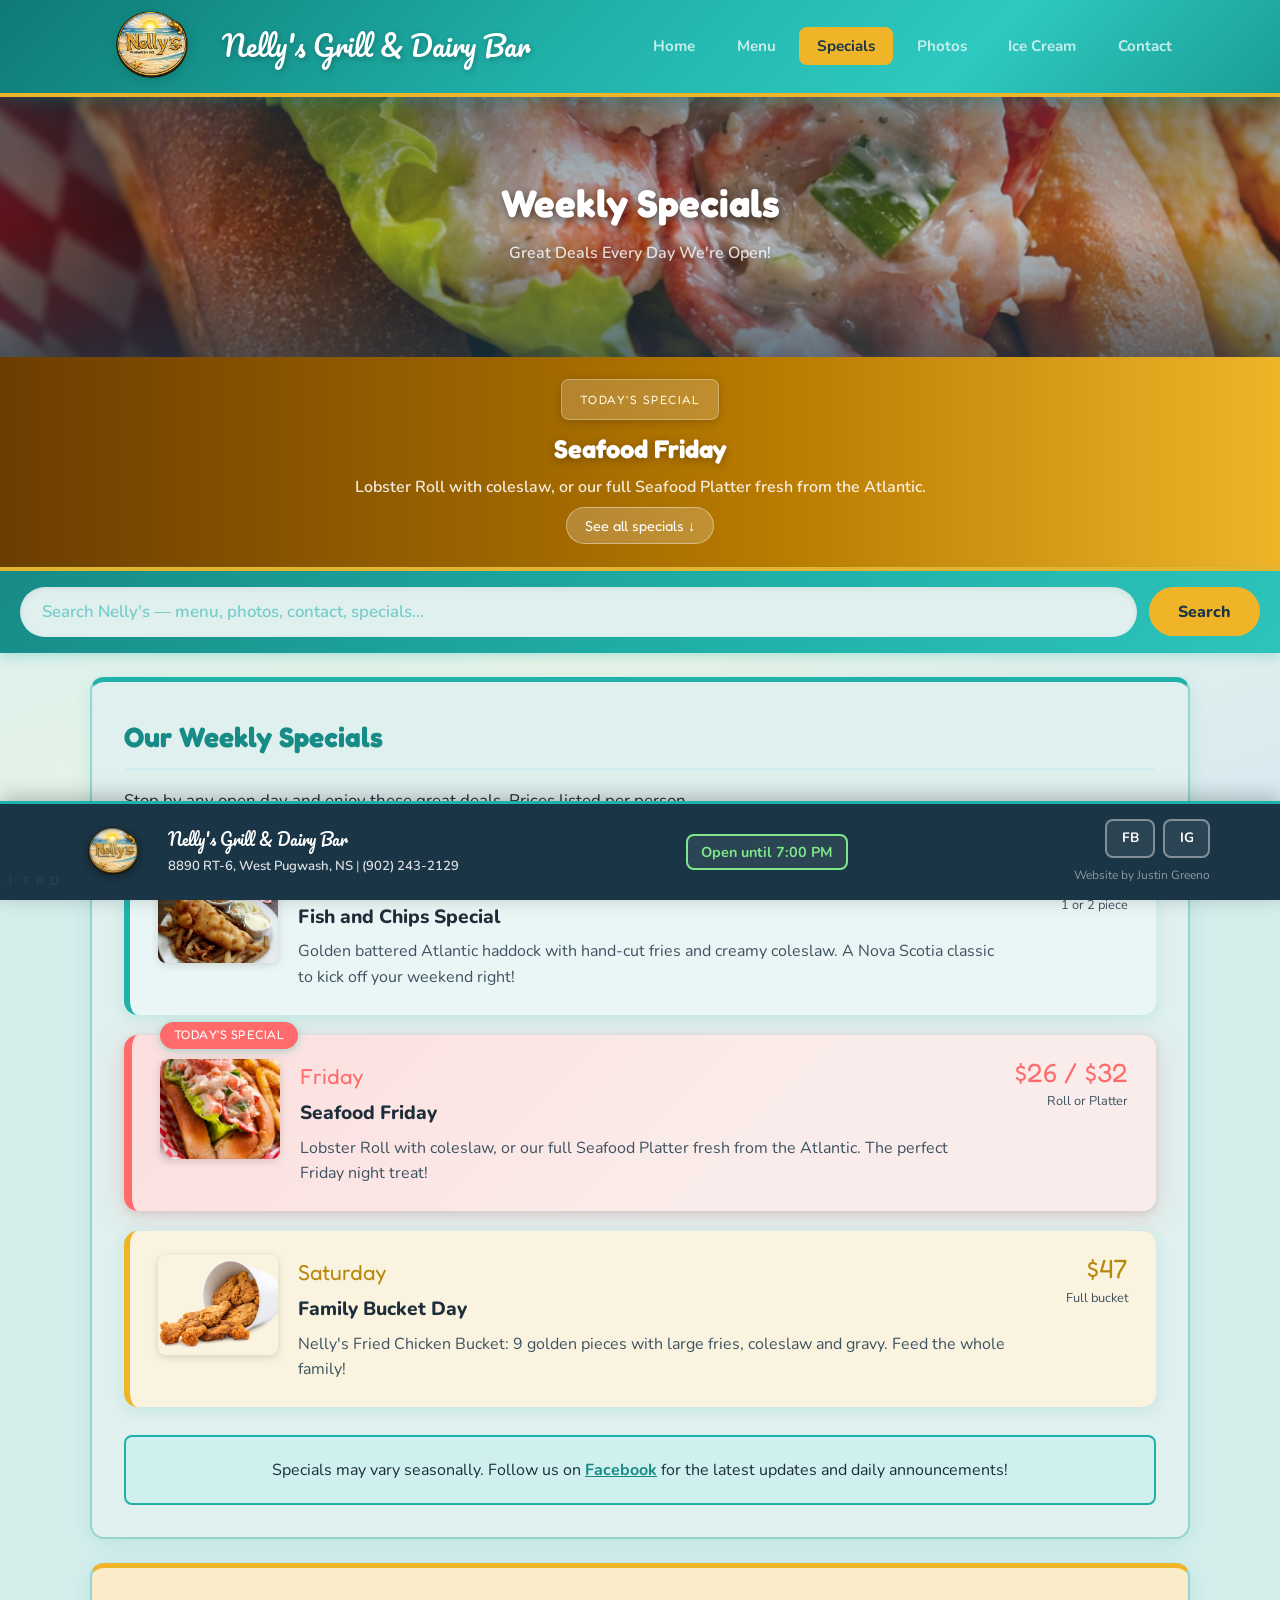
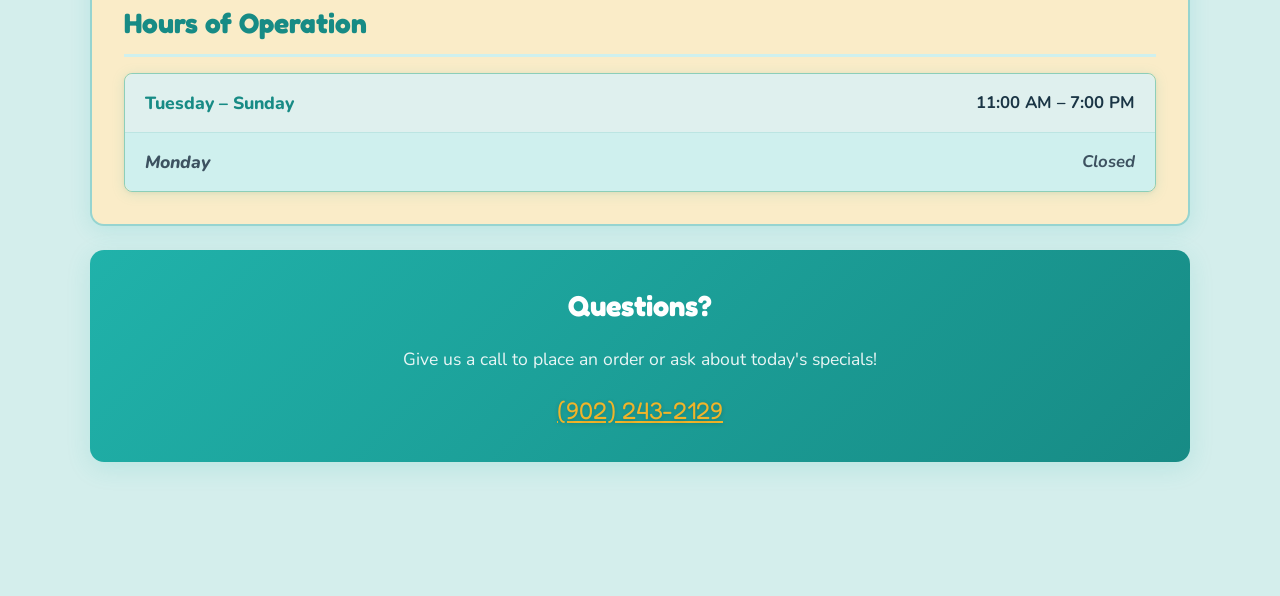
<file: specials.html>
<!DOCTYPE html>
<html lang="en">
<head>
    <meta charset="UTF-8">
    <meta name="viewport" content="width=device-width, initial-scale=1.0">
    <title>Weekly Specials | Nelly's Grill &amp; Dairy Bar</title>
    <meta name="description" content="Weekly specials at Nelly's Grill &amp; Dairy Bar - Fish &amp; Chips Thursday, Seafood Friday, Family Bucket Saturday, Sunday Dinner. West Pugwash, NS.">

    <!-- Open Graph / Social Sharing -->
    <meta property="og:type" content="website">
    <meta property="og:title" content="Weekly Specials | Nelly's Grill &amp; Dairy Bar">
    <meta property="og:description" content="Fish &amp; Chips Thursday, Seafood Friday, Family Bucket Saturday, Sunday Dinner. Great deals every day we're open in West Pugwash, NS.">
    <meta property="og:image" content="images/logos/Nelly Logo This One.png">
    <meta name="twitter:card" content="summary_large_image">

    <!-- CSS -->
    <link href="css/nellys.css" rel="stylesheet">

    <!-- Favicon -->
    <link rel="icon" href="data:image/svg+xml,<svg xmlns='http://www.w3.org/2000/svg' viewBox='0 0 100 100'><text y='.9em' font-size='90'>🍦</text></svg>">
    <meta name="theme-color" content="#20b2aa">

    <style>
        .specials-grid {
            display: grid;
            gap: 1.25rem;
            margin-top: 1.5rem;
        }

        .special-card {
            background: #eaf6f5;
            border-radius: var(--radius);
            padding: 1.5rem 1.75rem;
            border-left: 6px solid var(--teal);
            box-shadow: 0 3px 14px var(--shadow-soft);
            transition: transform 0.2s, box-shadow 0.2s;
            display: flex;
            justify-content: space-between;
            align-items: flex-start;
            gap: 1.25rem;
            flex-wrap: wrap;
            position: relative;
        }
        .special-card:hover {
            transform: translateX(5px);
            box-shadow: 0 6px 24px var(--shadow-soft);
        }
        .special-card:nth-child(1) { border-left-color: var(--teal); }
        .special-card:nth-child(2) { background: #faecea; border-left-color: var(--coral); }
        .special-card:nth-child(3) { background: #faf3e0; border-left-color: var(--gold); }
        .special-card:nth-child(4) { background: #e8f8f6; border-left-color: #52bfba; }

        .special-card.today {
            border-left-width: 8px;
            box-shadow: 0 6px 28px rgba(32,178,170,0.25), 0 2px 8px rgba(0,0,0,0.1);
            background: linear-gradient(135deg, #daf5f3 0%, #eaf6f5 60%);
        }
        .special-card:nth-child(2).today { box-shadow: 0 6px 28px rgba(255,107,107,0.2), 0 2px 8px rgba(0,0,0,0.1); background: linear-gradient(135deg, #fcdede 0%, #faecea 60%); }
        .special-card:nth-child(3).today { box-shadow: 0 6px 28px rgba(240,180,41,0.22), 0 2px 8px rgba(0,0,0,0.1); background: linear-gradient(135deg, #fdefc5 0%, #faf3e0 60%); }
        .special-card:nth-child(4).today { box-shadow: 0 6px 28px rgba(82,191,186,0.2), 0 2px 8px rgba(0,0,0,0.1); background: linear-gradient(135deg, #d4f2ef 0%, #e8f8f6 60%); }

        .today-badge {
            display: none;
            position: absolute;
            top: -13px;
            left: 1.75rem;
            background: var(--teal);
            color: var(--white);
            font-family: 'Fredoka One', cursive;
            font-size: 0.78rem;
            padding: 0.2rem 0.85rem;
            border-radius: 20px;
            letter-spacing: 0.5px;
            text-transform: uppercase;
            box-shadow: 0 2px 8px rgba(32,178,170,0.4);
        }
        .special-card.today .today-badge { display: inline-block; }
        .special-card:nth-child(2).today .today-badge { background: var(--coral); }
        .special-card:nth-child(3).today .today-badge { background: var(--gold); color: var(--navy); box-shadow: 0 2px 8px rgba(240,180,41,0.4); }

        .special-card-img {
            width: 120px;
            height: 100px;
            object-fit: cover;
            border-radius: 8px;
            flex-shrink: 0;
            box-shadow: 0 2px 8px rgba(0,0,0,0.15);
        }
        @media (max-width: 540px) {
            .special-card-img { width: 100%; height: 160px; }
        }
        .special-card-body { flex: 1; min-width: 200px; }

        .special-day {
            font-family: 'Fredoka One', cursive;
            font-size: 1.35rem;
            color: var(--teal-dark);
            margin-bottom: 0.25rem;
        }
        .special-card:nth-child(2) .special-day { color: var(--coral); }
        .special-card:nth-child(3) .special-day { color: #b8880c; }
        .special-card:nth-child(4) .special-day { color: #2a8a85; }

        .special-title {
            font-weight: 800;
            font-size: 1.2rem;
            color: var(--text);
            margin-bottom: 0.35rem;
        }

        .special-desc {
            font-size: 1rem;
            color: var(--text-muted);
            line-height: 1.6;
        }

        .special-pricing {
            display: flex;
            flex-direction: column;
            align-items: flex-end;
            gap: 0.4rem;
            flex-shrink: 0;
        }

        .special-price {
            font-family: 'Fredoka One', cursive;
            font-size: 1.65rem;
            color: var(--teal-dark);
            white-space: nowrap;
            line-height: 1;
        }
        .special-card:nth-child(2) .special-price { color: var(--coral); }
        .special-card:nth-child(3) .special-price { color: #b8880c; }
        .special-card:nth-child(4) .special-price { color: #2a8a85; }

        .special-price-note {
            font-size: 0.8rem;
            color: var(--text-muted);
            text-align: right;
            white-space: nowrap;
        }

        .special-note {
            margin-top: 1.75rem;
            padding: 1.25rem;
            background: var(--teal-light);
            border-radius: var(--radius-sm);
            text-align: center;
            border: 2px solid var(--teal);
        }
        .special-note p { font-size: 1rem; color: var(--text); margin: 0; }
        .special-note a { color: var(--teal-dark); font-weight: 700; }
    </style>
</head>
<body>
    <header>
        <div class="container header-content">
            <a href="index.html" class="logo">
                <img src="images/logos/Nelly Logo This One.png" alt="Nelly's Grill &amp; Dairy Bar" class="logo-img header-main-logo">
                <span class="logo-text">Nelly's Grill &amp; Dairy Bar</span>
            </a>
            <nav>
                <button class="nav-hamburger" id="nav-hamburger" aria-label="Open navigation menu" aria-expanded="false">
                    <span></span><span></span><span></span>
                </button>
                <ul id="nav-menu">
                    <li><a href="index.html">Home</a></li>
                    <li><a href="menu.html">Menu</a></li>
                    <li><a href="specials.html" class="active">Specials</a></li>
                    <li><a href="photos.html">Photos</a></li>
                    <li><a href="icecream.html">Ice Cream</a></li>
                    <li><a href="contact.html">Contact</a></li>
                </ul>
            </nav>
        </div>
    </header>

    <main>
        <section class="hero-banner hero-banner--inner">
            <img id="specials-hero-img" src="images/food/nellys-lobster-roll.png" alt="Nelly's specials" class="hero-banner-img">
            <div class="hero-banner-overlay"></div>
            <div class="hero-banner-content">
                <h1>Weekly Specials</h1>
                <p class="hero-tagline">Great Deals Every Day We're Open!</p>
            </div>
        </section>

        <!-- Today's / Next Special Banner -->
        <div class="todays-special" id="specials-banner" style="display:none; border-radius:0; margin:0; border-left-width:0; border-right-width:0; border-top-width:0;">
            <div class="special-badge" id="specials-banner-badge">Today's Special</div>
            <div class="special-info">
                <h3 id="specials-banner-title"></h3>
                <p id="specials-banner-desc"></p>
                <a href="#specials-grid" class="special-cta">See all specials &darr;</a>
            </div>
        </div>

        <div class="search-banner">
            <div class="search-banner-inner">
                <form style="display:contents;" action="menu.html" method="get">
                    <input type="search" name="q" placeholder="Search Nelly's — menu, photos, contact, specials..." aria-label="Search site">
                    <button type="submit">Search</button>
                </form>
            </div>
        </div>

        <div class="container">
            <section class="panel">
                <h2>Our Weekly Specials</h2>
                <p>Stop by any open day and enjoy these great deals. Prices listed per person.</p>

                <div class="specials-grid" id="specials-grid">

                    <!-- Thursday - data-day="4" -->
                    <div class="special-card" data-day="4">
                        <span class="today-badge">Today's Special</span>
                        <img src="images/food/nellys-fish-and-chips-actual.png" alt="Fish and Chips at Nelly's" class="special-card-img">
                        <div class="special-card-body">
                            <div class="special-day">Thursday</div>
                            <div class="special-title">Fish and Chips Special</div>
                            <div class="special-desc">Golden battered Atlantic haddock with hand-cut fries and creamy coleslaw. A Nova Scotia classic to kick off your weekend right!</div>
                        </div>
                        <div class="special-pricing">
                            <div class="special-price">$17 / $22</div>
                            <div class="special-price-note">1 or 2 piece</div>
                        </div>
                    </div>

                    <!-- Friday - data-day="5" -->
                    <div class="special-card" data-day="5">
                        <span class="today-badge">Today's Special</span>
                        <img src="images/food/nellys-lobster-roll.png" alt="Lobster Roll at Nelly's" class="special-card-img">
                        <div class="special-card-body">
                            <div class="special-day">Friday</div>
                            <div class="special-title">Seafood Friday</div>
                            <div class="special-desc">Lobster Roll with coleslaw, or our full Seafood Platter fresh from the Atlantic. The perfect Friday night treat!</div>
                        </div>
                        <div class="special-pricing">
                            <div class="special-price">$26 / $32</div>
                            <div class="special-price-note">Roll or Platter</div>
                        </div>
                    </div>

                    <!-- Saturday - data-day="6" -->
                    <div class="special-card" data-day="6">
                        <span class="today-badge">Today's Special</span>
                        <img src="images/logos/bucket of chicken.png" alt="Nelly's Fried Chicken Bucket" class="special-card-img">
                        <div class="special-card-body">
                            <div class="special-day">Saturday</div>
                            <div class="special-title">Family Bucket Day</div>
                            <div class="special-desc">Nelly's Fried Chicken Bucket: 9 golden pieces with large fries, coleslaw and gravy. Feed the whole family!</div>
                        </div>
                        <div class="special-pricing">
                            <div class="special-price">$47</div>
                            <div class="special-price-note">Full bucket</div>
                        </div>
                    </div>


                </div>

                <div class="special-note">
                    <p>Specials may vary seasonally. Follow us on <a href="https://www.facebook.com/nellysgrillanddairybar" target="_blank">Facebook</a> for the latest updates and daily announcements!</p>
                </div>
            </section>

            <section class="panel panel-gold">
                <h2>Hours of Operation</h2>
                <table class="hours-table">
                    <tr><td>Tuesday &ndash; Sunday</td><td>11:00 AM &ndash; 7:00 PM</td></tr>
                    <tr><td>Monday</td><td>Closed</td></tr>
                </table>
            </section>

            <section class="contact-banner">
                <h2>Questions?</h2>
                <p style="margin-bottom:1rem; font-size:1.1rem;">Give us a call to place an order or ask about today's specials!</p>
                <p class="phone-number"><a href="tel:9022432129">(902) 243-2129</a></p>
            </section>
        </div>
    </main>

    <footer>
        <div class="footer-content">
            <div class="footer-left">
                <img src="images/logos/Nelly Logo This One.png" alt="Nelly's" class="footer-logo">
                <div class="footer-info">
                    <span class="footer-title">Nelly's Grill &amp; Dairy Bar</span>
                    <span class="footer-address">
                        <a href="https://www.google.com/maps/search/?api=1&query=8890+RT-6+West+Pugwash+NS+B0K+1K0" target="_blank">8890 RT-6, West Pugwash, NS</a>
                        | <a href="tel:9022432129">(902) 243-2129</a>
                    </span>
                </div>
            </div>
            <div class="footer-center">
                <span class="footer-hours" id="footer-hours">Checking hours...</span>
            </div>
            <div class="footer-right">
                <div class="social-links">
                    <a href="https://www.facebook.com/nellysgrillanddairybar" target="_blank" class="social-link">FB</a>
                    <a href="https://www.instagram.com/nellysgrillanddairybar/" target="_blank" class="social-link">IG</a>
                </div>
                <span class="footer-credit">Website by Justin Greeno</span>
            </div>
        </div>
        <a href="secret.html" class="footer-secret" tabindex="-1">J</a>
        <a href="menu-print.html" class="footer-secret footer-secret--r2" tabindex="-1">P</a>
        <a href="menu-tv.html" class="footer-secret footer-secret--r1" tabindex="-1">T</a>
        <a href="dairy-bar-menu.html" class="footer-secret footer-secret--r3" tabindex="-1">D</a>
    </footer>

    <script src="js/nellys-search.js"></script>
    <script>
        const hours = {
            0: { open:11, close:19, name:'Sunday' },
            1: { open:0,  close:0,  name:'Monday' },
            2: { open:11, close:19, name:'Tuesday' },
            3: { open:11, close:19, name:'Wednesday' },
            4: { open:11, close:19, name:'Thursday' },
            5: { open:11, close:19, name:'Friday' },
            6: { open:11, close:19, name:'Saturday' }
        };
        function formatTime(h) {
            if (h===0||h===12) return '12:00 PM';
            return (h>12?h-12:h)+':00 '+(h>=12?'PM':'AM');
        }
        function getNextOpenDay(d) {
            for (let i=1;i<=7;i++) { const x=(d+i)%7; if(hours[x].open>0) return hours[x]; }
            return hours[d];
        }
        function updateFooterHours() {
            const now=new Date(), d=now.getDay(), h=now.getHours(), t=hours[d];
            const el=document.getElementById('footer-hours');
            const isOpen=t.open>0&&h>=t.open&&h<t.close;
            if (isOpen) {
                el.classList.add('open');
                el.innerHTML='Open until '+formatTime(t.close);
            } else {
                el.classList.add('closed');
                const next=(t.open===0||h>=t.close)?getNextOpenDay(d):t;
                el.innerHTML='Closed - Open '+next.name+' '+formatTime(next.open);
            }
        }
        updateFooterHours();

        // Today's / Next Special banner + highlight card
        (function() {
            var SPECIALS = {
                4: { day: 'Thursday', title: 'Fish & Chips Special',  desc: 'Golden battered Atlantic haddock with hand-cut fries and creamy coleslaw. A Nova Scotia classic!', img: 'images/food/nellys-fish-and-chips-actual.png' },
                5: { day: 'Friday',   title: 'Seafood Friday',         desc: 'Lobster Roll with coleslaw, or our full Seafood Platter fresh from the Atlantic.',                   img: 'images/food/nellys-lobster-roll.png' },
                6: { day: 'Saturday', title: 'Family Bucket Day',      desc: "Nelly's Fried Chicken Bucket: 9 golden pieces with large fries, coleslaw, and gravy. Feed the whole family!", img: 'images/logos/bucket of chicken.png' }
            };
            function getNext(d) {
                for (var i = 1; i <= 7; i++) { var x = (d + i) % 7; if (SPECIALS[x]) return { s: SPECIALS[x], away: i }; }
            }
            var today = new Date().getDay();
            var banner = document.getElementById('specials-banner');
            var heroImg = document.getElementById('specials-hero-img');
            var spec = SPECIALS[today];
            if (spec) {
                banner.style.display = '';
                document.getElementById('specials-banner-badge').textContent = "Today's Special";
                document.getElementById('specials-banner-title').textContent = spec.title;
                document.getElementById('specials-banner-desc').textContent = spec.desc;
                if (heroImg && spec.img) heroImg.src = spec.img;
            } else {
                var n = getNext(today);
                banner.style.display = '';
                banner.classList.add('is-next');
                document.getElementById('specials-banner-badge').textContent = n.away === 1 ? 'Coming Tomorrow' : 'Coming ' + n.s.day;
                document.getElementById('specials-banner-title').textContent = n.s.title;
                document.getElementById('specials-banner-desc').textContent = n.s.desc;
            }
            // Highlight today's card (no auto-scroll)
            document.querySelectorAll('.special-card').forEach(function(card) {
                if (parseInt(card.dataset.day, 10) === today) card.classList.add('today');
            });
        })();
    </script>
</body>
</html>
</file>
<file: css/nellys.css>
/* Nelly's Grill & Dairy Bar - Summer Light Style */
@import url('https://fonts.googleapis.com/css2?family=Fredoka+One&family=Nunito:wght@400;600;700;800&family=Pacifico&display=swap');

/* ─── Variables ─────────────────────────────────────── */
:root {
    --teal:          #20b2aa;
    --teal-dark:     #178b85;
    --teal-light:    #cff0ee;
    --coral:         #ff6b6b;
    --coral-light:   #ffe5e5;
    --gold:          #f0b429;
    --gold-light:    #fef3d0;
    --navy:          #1a3545;
    --text:          #1e2d3a;
    --text-muted:    #3d5260;
    --bg:            #cde9e7;
    --white:         #ffffff;
    --card-bg:       #ffffff;
    --card-border:   #96d4d0;
    --shadow-soft:   rgba(32, 178, 170, 0.15);
    --shadow-med:    rgba(0, 0, 0, 0.13);
    --shadow-dark:   rgba(0, 0, 0, 0.28);
    --radius:        14px;
    --radius-sm:     8px;
}

/* ─── Reset & Base ──────────────────────────────────── */
*, *::before, *::after {
    margin: 0;
    padding: 0;
    box-sizing: border-box;
}

html { scroll-behavior: smooth; }

body {
    font-family: 'Nunito', sans-serif;
    background-color: #d4eeec;
    background-image:
        linear-gradient(160deg, #c2e8e5 0%, #d8f0ee 35%, #e8f4e8 65%, #d4e8f4 100%);
    background-attachment: fixed;
    color: var(--text);
    line-height: 1.65;
    overflow-x: hidden;
    font-size: 1rem;
}

img { max-width: 100%; height: auto; display: block; }

a { color: var(--teal-dark); }

/* ─── Layout ────────────────────────────────────────── */
.container {
    max-width: 1140px;
    margin: 0 auto;
    padding: 0 1.25rem;
}

/* ─── Header ────────────────────────────────────────── */
header {
    background: linear-gradient(135deg, #0e7a75 0%, #20b2aa 45%, #2ec9c0 75%, #1a9e96 100%);
    border-bottom: 4px solid var(--gold);
    padding: 0.4rem 0;
    position: sticky;
    top: 0;
    z-index: 1000;
    box-shadow: 0 3px 16px rgba(14, 122, 117, 0.4);
}

.header-content {
    display: flex;
    justify-content: space-between;
    align-items: center;
    gap: 1rem;
    flex-wrap: wrap;
}

.logo {
    display: flex;
    align-items: center;
    gap: 0.75rem;
    text-decoration: none;
}

@keyframes rollInLeft {
    0%   { transform: translateX(-90px) rotate(-270deg); opacity: 0; }
    100% { transform: translateX(0)     rotate(0deg);    opacity: 1; }
}

.logo-img.header-main-logo {
    height: 80px;
    width: auto;
    object-fit: contain;
    border-radius: 0;
    filter: drop-shadow(0 2px 6px rgba(0,0,0,0.15));
    transition: transform 0.3s ease;
    animation: rollInLeft 1.4s cubic-bezier(0.16, 1, 0.3, 1) both;
}
.logo-img.header-main-logo:hover {
    transform: scale(1.06) rotate(-4deg);
}

.logo-text {
    font-family: 'Pacifico', cursive;
    font-size: 1.7rem;
    color: var(--white);
    text-shadow: 1px 2px 6px rgba(0,0,0,0.25);
    white-space: nowrap;
}

/* ─── Nav ───────────────────────────────────────────── */
nav ul {
    display: flex;
    gap: 0.35rem;
    list-style: none;
    flex-wrap: wrap;
    align-items: center;
}

nav a {
    color: rgba(220,245,243,0.88); /* soft seafoam — readable on teal, not stark white */
    text-decoration: none;
    padding: 0.45rem 1rem;
    border-radius: var(--radius-sm);
    font-weight: 700;
    font-size: 0.95rem;
    border: 2px solid transparent;
    transition: all 0.25s ease;
}

nav a:hover,
nav a.active {
    background: rgba(255,255,255,0.12);
    color: #e8f8f7;
    border-color: rgba(220,245,243,0.3);
}

nav a.active {
    background: var(--gold);
    color: var(--navy);
    border-color: transparent;
}

/* ─── Nav Search Bar (header) - kept for reference, hidden on all pages ── */
.site-search { display: none; }

/* ─── Hamburger Button ──────────────────────────────── */
.nav-hamburger {
    display: none;
    flex-direction: column;
    justify-content: center;
    align-items: center;
    gap: 5px;
    background: rgba(255,255,255,0.15);
    border: 2px solid rgba(255,255,255,0.35);
    border-radius: var(--radius-sm);
    width: 44px;
    height: 44px;
    cursor: pointer;
    padding: 8px;
    transition: background 0.2s;
    flex-shrink: 0;
}
.nav-hamburger:hover {
    background: rgba(255,255,255,0.25);
}
.nav-hamburger span {
    display: block;
    width: 100%;
    height: 2px;
    background: var(--white);
    border-radius: 2px;
    transition: transform 0.3s ease, opacity 0.3s ease;
    transform-origin: center;
}
/* Animate to X when open */
.nav-hamburger.open span:nth-child(1) { transform: translateY(7px) rotate(45deg); }
.nav-hamburger.open span:nth-child(2) { opacity: 0; transform: scaleX(0); }
.nav-hamburger.open span:nth-child(3) { transform: translateY(-7px) rotate(-45deg); }

@media (max-width: 768px) {
    .nav-hamburger {
        display: flex;
        order: 2;
    }
    nav {
        position: relative;
    }
    nav ul {
        display: none;
        position: absolute;
        top: calc(100% + 0.75rem);
        right: 0;
        background: linear-gradient(160deg, #0e7a75, #1a9e96);
        border: 2px solid rgba(255,255,255,0.2);
        border-radius: var(--radius);
        box-shadow: 0 12px 40px rgba(0,0,0,0.4);
        flex-direction: column;
        gap: 0;
        min-width: 200px;
        padding: 0.5rem 0;
        z-index: 2000;
        overflow: hidden;
    }
    nav ul.open {
        display: flex;
        animation: menuSlideDown 0.22s cubic-bezier(0.22, 1, 0.36, 1) both;
    }
    @keyframes menuSlideDown {
        from { opacity: 0; transform: translateY(-8px) scale(0.97); }
        to   { opacity: 1; transform: translateY(0)   scale(1); }
    }
    nav ul li { width: 100%; }
    nav a {
        display: block;
        padding: 0.7rem 1.25rem;
        border-radius: 0;
        border: none;
        border-bottom: 1px solid rgba(220,245,243,0.12);
        font-size: 1rem;
    }
    nav ul li:last-child a { border-bottom: none; }
    nav a.active {
        background: rgba(220,245,243,0.1);
        color: var(--gold);
    }
}

/* ─── Full-Width Search Banner ──────────────────────── */
.search-banner {
    background: linear-gradient(135deg, var(--teal-dark) 0%, var(--teal) 60%, #2ec4bb 100%);
    padding: 1rem 1.25rem;
    box-shadow: 0 3px 12px rgba(32,178,170,0.3);
    width: 100%;
}

.search-banner-inner {
    display: flex;
    align-items: center;
    gap: 0.75rem;
    width: 100%;
}

.search-banner input[type="search"] {
    flex: 1;
    width: 100%;
    min-width: 0;
    padding: 0.85rem 1.4rem;
    border: none;
    border-radius: 32px;
    font-family: 'Nunito', sans-serif;
    font-size: 1.05rem;
    font-weight: 600;
    color: var(--text);
    background: #dff0ee;
    outline: none;
    box-shadow: inset 0 2px 6px rgba(0,0,0,0.07);
    transition: box-shadow 0.2s;
}
.search-banner input[type="search"]:focus {
    box-shadow: inset 0 2px 6px rgba(0,0,0,0.07), 0 0 0 3px rgba(255,255,255,0.4);
}
.search-banner input[type="search"]::placeholder { color: #7cc; }

.search-banner button {
    background: var(--gold);
    border: none;
    border-radius: 32px;
    padding: 0.85rem 1.8rem;
    color: var(--navy);
    font-family: 'Nunito', sans-serif;
    font-size: 1rem;
    font-weight: 800;
    cursor: pointer;
    transition: background 0.2s, transform 0.15s;
    white-space: nowrap;
    flex-shrink: 0;
}
.search-banner button:hover {
    background: #d9a010;
    transform: translateY(-1px);
}

/* ─── Simple Hero (inner pages) ────────────────────── */
.hero {
    background: linear-gradient(135deg, var(--teal-dark) 0%, var(--teal) 60%, #2ec4bb 100%);
    text-align: center;
    padding: 2.5rem 1.5rem;
    border-bottom: 4px solid var(--gold);
}

.hero h1 {
    font-family: 'Fredoka One', cursive;
    font-size: clamp(1.8rem, 4vw, 3rem);
    color: var(--white);
    text-shadow: 1px 2px 6px rgba(0,0,0,0.3);
    margin-bottom: 0.4rem;
}

.hero .tagline {
    font-size: 1.1rem;
    color: rgba(255,255,255,0.88);
    font-weight: 600;
}

/* ─── Hero (Ken Burns) ──────────────────────────────── */
.hero-banner {
    position: relative;
    height: 420px;
    overflow: hidden;
    display: flex;
    align-items: center;
    justify-content: center;
}

.hero-banner-img {
    position: absolute;
    inset: 0;
    width: 100%;
    height: 100%;
    object-fit: cover;
    animation: kenBurns 20s ease-in-out infinite alternate;
    transform-origin: center center;
}

@keyframes kenBurns {
    0%   { transform: scale(1.0) translate(0%, 0%); }
    33%  { transform: scale(1.08) translate(-1%, 0.5%); }
    66%  { transform: scale(1.05) translate(1%, -0.5%); }
    100% { transform: scale(1.12) translate(-0.5%, 1%); }
}

.hero-banner-overlay {
    position: absolute;
    inset: 0;
    background: linear-gradient(
        to bottom,
        rgba(30, 58, 74, 0.55) 0%,
        rgba(30, 58, 74, 0.3) 50%,
        rgba(30, 58, 74, 0.7) 100%
    );
}

.hero-banner-content {
    position: relative;
    z-index: 2;
    text-align: center;
    padding: 1.5rem;
    color: var(--white);
    max-width: 800px;
}

.hero-banner-content img.hero-logo {
    height: 130px;
    width: auto;
    margin: 0 auto 0.75rem;
    filter: drop-shadow(0 4px 12px rgba(0,0,0,0.5));
}

.hero-banner-content h1 {
    font-family: 'Fredoka One', cursive;
    font-size: clamp(1.8rem, 4vw, 3.2rem);
    text-shadow: 2px 3px 8px rgba(0,0,0,0.5);
    margin-bottom: 0.3rem;
}

.hero-tagline {
    font-size: 1.1rem;
    font-weight: 600;
    opacity: 0.92;
    text-shadow: 1px 1px 4px rgba(0,0,0,0.4);
    margin-bottom: 1rem;
}

/* ─── Status Banner (Open/Closed) ───────────────────── */
.status-banner {
    display: inline-block;
    background: rgba(0,0,0,0.45);
    border: 2px solid rgba(255,255,255,0.5);
    border-radius: 20px;
    padding: 0.45rem 1.4rem;
    font-weight: 700;
    font-size: 0.95rem;
    backdrop-filter: blur(4px);
}

.status-banner.open {
    background: rgba(46, 160, 67, 0.85);
    border-color: #7ee787;
}

.status-banner.closed {
    background: rgba(200, 50, 50, 0.8);
    border-color: #ffb3b3;
}

.status-text { color: var(--white); }

/* ─── Today's Special Banner ────────────────────────── */
.todays-special {
    background: linear-gradient(135deg, #fff3c4, var(--gold-light));
    border-left: 8px solid var(--gold);
    border-top: 2px solid var(--gold);
    border-right: 2px solid var(--gold);
    border-bottom: 2px solid var(--gold);
    border-radius: var(--radius);
    padding: 1.4rem 1.75rem;
    display: flex;
    align-items: center;
    gap: 1.4rem;
    box-shadow: 0 4px 18px rgba(240, 180, 41, 0.22);
}

.todays-special .special-badge {
    flex-shrink: 0;
    background: var(--gold);
    color: var(--navy);
    font-family: 'Fredoka One', cursive;
    font-size: 0.95rem;
    padding: 0.6rem 1.1rem;
    border-radius: var(--radius-sm);
    text-align: center;
    text-transform: uppercase;
    letter-spacing: 1px;
    white-space: nowrap;
    box-shadow: 0 2px 8px rgba(240,180,41,0.35);
}

.todays-special .special-info h3 {
    font-family: 'Fredoka One', cursive;
    font-size: 1.4rem;
    color: #8a5c00;
    margin-bottom: 0.25rem;
}

.todays-special .special-info p {
    color: #6b4700;
    font-size: 1rem;
    margin: 0;
    font-weight: 600;
}

/* ─── Contact Banner ────────────────────────────────── */
.contact-banner {
    background: linear-gradient(135deg, var(--teal), var(--teal-dark));
    border-radius: var(--radius);
    padding: 2rem;
    margin: 1.5rem 0;
    text-align: center;
    box-shadow: 0 6px 24px var(--shadow-soft);
}

.contact-banner h2 {
    font-family: 'Fredoka One', cursive;
    color: var(--white);
    font-size: 1.8rem;
    margin-bottom: 1rem;
}

.contact-banner p {
    color: rgba(255,255,255,0.9);
    font-size: 1.05rem;
}

.contact-info-large {
    display: flex;
    flex-wrap: wrap;
    justify-content: center;
    gap: 1.5rem;
    margin-top: 1.5rem;
}

.contact-item {
    background: #dff0ee;
    border-radius: var(--radius-sm);
    padding: 1.25rem 1.75rem;
    min-width: 220px;
    box-shadow: 0 2px 10px rgba(0,0,0,0.08);
}

.contact-item h3 {
    font-family: 'Fredoka One', cursive;
    color: var(--teal-dark);
    font-size: 1.1rem;
    margin-bottom: 0.4rem;
    text-transform: uppercase;
    letter-spacing: 1px;
}

.contact-item p {
    font-size: 1.05rem;
    color: var(--text);
    font-weight: 600;
}

.contact-item a {
    color: var(--teal-dark);
    text-decoration: none;
    font-weight: 700;
    transition: color 0.2s;
}
.contact-item a:hover { color: var(--coral); text-decoration: underline; }

.phone-number {
    font-family: 'Fredoka One', cursive;
    font-size: 1.5rem !important;
}
.phone-number a {
    color: var(--teal-dark) !important;
}
/* Phone number inside teal contact banner needs contrast */
.contact-banner .phone-number a {
    color: var(--gold) !important;
    text-shadow: 0 1px 4px rgba(0,0,0,0.2);
}

.map-link {
    display: inline-flex;
    align-items: center;
    gap: 0.4rem;
    background: var(--teal-dark);
    color: var(--white) !important;
    padding: 0.6rem 1.2rem;
    border-radius: var(--radius-sm);
    text-decoration: none;
    font-weight: 700;
    font-size: 0.9rem;
    margin-top: 0.75rem;
    transition: all 0.2s;
    border: 2px solid transparent;
}
.map-link:hover {
    background: var(--white);
    color: var(--teal-dark) !important;
    border-color: var(--teal-dark);
}

/* ─── Panels / Cards ────────────────────────────────── */
.panel {
    background: #dff0ee;
    border: 2px solid var(--card-border);
    border-top: 5px solid var(--teal);
    border-radius: var(--radius);
    padding: 2rem;
    margin: 1.5rem 0;
    box-shadow: 0 4px 20px var(--shadow-soft);
}

.panel.panel-gold {
    border-top-color: var(--gold);
    background: #faecc8;
}

.panel.panel-coral {
    border-top-color: var(--coral);
    background: #fadede;
}

.panel.panel-teal {
    background: var(--teal-light);
    border-color: var(--teal);
    border-top-color: var(--teal-dark);
}

.panel h2 {
    font-family: 'Fredoka One', cursive;
    color: var(--teal-dark);
    font-size: 1.75rem;
    margin-bottom: 1rem;
    padding-bottom: 0.5rem;
    border-bottom: 3px solid var(--teal-light);
}

.panel h3 {
    font-family: 'Nunito', sans-serif;
    color: var(--teal-dark);
    font-weight: 800;
    font-size: 1.2rem;
    margin: 1.25rem 0 0.6rem;
}

.panel p {
    color: var(--text);
    margin-bottom: 0.75rem;
    font-size: 1.05rem;
}

/* ─── Info Grid ─────────────────────────────────────── */
.info-grid {
    display: grid;
    grid-template-columns: repeat(auto-fit, minmax(220px, 1fr));
    gap: 1.25rem;
    margin-top: 1.25rem;
}

.info-card {
    background: linear-gradient(145deg, var(--teal-light), #d8f3f2);
    border: 2px solid var(--teal);
    border-radius: var(--radius-sm);
    padding: 1.5rem;
    text-align: center;
    box-shadow: 0 3px 10px var(--shadow-soft);
    transition: transform 0.2s, box-shadow 0.2s;
}
.info-card:hover {
    transform: translateY(-3px);
    box-shadow: 0 6px 18px var(--shadow-soft);
}
.info-card:nth-child(2) { background: linear-gradient(145deg, var(--coral-light), #ffd5d5); border-color: var(--coral); }
.info-card:nth-child(3) { background: linear-gradient(145deg, var(--gold-light), #fde89a); border-color: var(--gold); }
.info-card:nth-child(4) { background: linear-gradient(145deg, #e8f8f5, #c8ede9); border-color: #52bfba; }

.info-card h3 {
    color: var(--navy);
    font-size: 1.15rem;
    font-weight: 800;
    margin: 0 0 0.5rem;
}

.info-card p {
    color: var(--text);
    font-size: 0.95rem;
    margin: 0;
}

/* ─── Hours Table ───────────────────────────────────── */
.hours-table {
    width: 100%;
    border-collapse: separate;
    border-spacing: 0;
    margin-top: 1rem;
    border-radius: var(--radius-sm);
    overflow: hidden;
    border: 1.5px solid rgba(32,178,170,0.5);
    box-shadow: 0 2px 14px rgba(32,178,170,0.13), 0 1px 4px rgba(0,0,0,0.05);
}

.hours-table td {
    padding: 0.9rem 1.25rem;
    border-bottom: 1px solid rgba(32,178,170,0.18);
    font-size: 1.05rem;
    color: var(--text);
}

/* Round the corner cells */
.hours-table tr:first-child td:first-child { border-top-left-radius: var(--radius-sm); }
.hours-table tr:first-child td:last-child  { border-top-right-radius: var(--radius-sm); }
.hours-table tr:last-child  td:first-child { border-bottom-left-radius: var(--radius-sm); }
.hours-table tr:last-child  td:last-child  { border-bottom-right-radius: var(--radius-sm); }

.hours-table tr:last-child td { border-bottom: none; }

.hours-table tr:nth-child(odd)  { background: #dff0ee; }
.hours-table tr:nth-child(even) { background: var(--teal-light); }

.hours-table td:first-child {
    font-weight: 800;
    color: var(--teal-dark);
    font-size: 1.1rem;
}

.hours-table td:last-child {
    text-align: right;
    font-weight: 700;
    color: var(--navy);
}

.hours-table tr:last-child td {
    color: var(--text-muted);
    font-style: italic;
}

/* ─── Buttons ───────────────────────────────────────── */
.btn {
    display: inline-block;
    background: var(--teal);
    color: var(--white);
    padding: 0.7rem 1.5rem;
    border-radius: var(--radius-sm);
    text-decoration: none;
    font-weight: 700;
    font-family: 'Nunito', sans-serif;
    font-size: 1rem;
    border: 2px solid transparent;
    cursor: pointer;
    transition: all 0.25s ease;
    box-shadow: 0 3px 10px rgba(32, 178, 170, 0.25);
}

.btn:hover {
    background: var(--teal-dark);
    transform: translateY(-2px);
    box-shadow: 0 5px 16px rgba(32, 178, 170, 0.35);
}

.btn-outline {
    background: transparent;
    color: var(--teal-dark);
    border: 2px solid var(--teal-dark);
}
.btn-outline:hover {
    background: var(--teal-dark);
    color: var(--white);
}

/* ─── Building Feature ──────────────────────────────── */
.building-feature {
    margin: 1.5rem 0;
    text-align: center;
}

.building-image-wrapper {
    border-radius: var(--radius);
    overflow: hidden;
    box-shadow: 0 8px 32px var(--shadow-med);
    border: 3px solid var(--teal);
}

.building-image {
    width: 100%;
    height: auto;
    display: block;
    transition: transform 0.6s ease;
}
.building-image:hover { transform: scale(1.02); }

.building-caption {
    margin-top: 0.75rem;
}
.building-caption p {
    color: var(--text-muted);
    font-size: 0.95rem;
    font-weight: 600;
}

/* ─── Carousel ──────────────────────────────────────── */
.carousel-section {
    background: linear-gradient(135deg, var(--navy) 0%, #16303f 100%);
    border-radius: var(--radius);
    padding: 2rem;
    margin: 1.5rem 0;
    box-shadow: 0 6px 24px var(--shadow-dark);
}

.carousel-section h2 {
    font-family: 'Fredoka One', cursive;
    color: var(--white);
    text-align: center;
    font-size: 1.8rem;
    margin-bottom: 1.25rem;
    text-shadow: 1px 1px 4px rgba(0,0,0,0.4);
}

.carousel-wrapper {
    position: relative;
    overflow: hidden;
    padding: 0.5rem 0;
}

.carousel-track {
    display: flex;
    gap: 1.25rem;
    width: max-content;
}

.carousel-speed-zone {
    position: absolute;
    top: 0;
    bottom: 0;
    width: 18%;
    z-index: 5;
    cursor: pointer;
    display: flex;
    align-items: center;
    justify-content: center;
    opacity: 0;
    transition: opacity 0.3s ease;
}
.carousel-speed-zone:hover { opacity: 1; }
.carousel-speed-zone.left {
    left: 0;
    background: linear-gradient(90deg, rgba(30,58,74,0.7), transparent);
}
.carousel-speed-zone.right {
    right: 0;
    background: linear-gradient(-90deg, rgba(30,58,74,0.7), transparent);
}
.carousel-speed-zone.left::after  { content: '‹'; color: var(--white); font-size: 2rem; font-weight: bold; }
.carousel-speed-zone.right::after { content: '›'; color: var(--white); font-size: 2rem; font-weight: bold; }

.carousel-item {
    flex-shrink: 0;
    width: 200px;
    height: 200px;
    border: 3px solid rgba(255,255,255,0.15);
    border-radius: 10px;
    overflow: hidden;
    box-shadow: 0 4px 16px rgba(0,0,0,0.3);
    transition: transform 0.3s ease, border-color 0.3s ease;
}
.carousel-item:hover {
    transform: scale(1.06);
    border-color: var(--gold);
}
.carousel-item img {
    width: 100%;
    height: 100%;
    object-fit: cover;
}

@media (min-width: 769px) {
    .carousel-item { width: 220px; height: 220px; }
}
@media (max-width: 480px) {
    .carousel-item { width: 160px; height: 160px; }
}

/* ─── Photo Gallery ─────────────────────────────────── */
.photo-gallery {
    display: grid;
    grid-template-columns: repeat(auto-fit, minmax(180px, 1fr));
    gap: 1rem;
    margin-top: 1.25rem;
}

.photo-item {
    aspect-ratio: 1;
    border-radius: var(--radius-sm);
    border: 3px solid var(--card-border);
    overflow: hidden;
    transition: transform 0.3s ease, box-shadow 0.3s ease;
}
.photo-item:hover {
    transform: scale(1.03);
    box-shadow: 0 6px 20px var(--shadow-med);
    border-color: var(--teal);
}
.photo-item img {
    width: 100%;
    height: 100%;
    object-fit: cover;
}

/* ─── Menu Tabs ─────────────────────────────────────── */
.menu-search-wrapper {
    margin-bottom: 1.5rem;
}

.menu-search-wrapper input {
    width: 100%;
    max-width: 100%;
    padding: 0.75rem 1.2rem;
    border: 2px solid var(--teal);
    border-radius: 30px;
    font-family: 'Nunito', sans-serif;
    font-size: 1rem;
    color: var(--text);
    background: #dff0ee;
    outline: none;
    transition: box-shadow 0.2s;
}
.menu-search-wrapper input:focus {
    box-shadow: 0 0 0 3px rgba(32, 178, 170, 0.2);
}
.menu-search-wrapper input::placeholder { color: #9ab5c0; }

.menu-tabs {
    display: flex;
    gap: 0.5rem;
    flex-wrap: wrap;
    margin-bottom: 1.75rem;
    padding-bottom: 1rem;
    border-bottom: 2px solid var(--card-border);
}

.menu-tab {
    background: #c8e8e6;
    border: 2px solid var(--teal);
    color: var(--teal-dark);
    padding: 0.6rem 1.2rem;
    border-radius: 24px;
    cursor: pointer;
    font-family: 'Nunito', sans-serif;
    font-weight: 700;
    font-size: 0.95rem;
    transition: all 0.2s ease;
}
.menu-tab:hover {
    background: var(--teal-light);
    border-color: var(--teal-dark);
}
.menu-tab.active {
    background: var(--teal);
    color: #e8f8f7;
    border-color: var(--teal-dark);
    box-shadow: 0 3px 10px rgba(32, 178, 170, 0.3);
}

.menu-section { display: none; }
.menu-section.active { display: block; }

.menu-section h3 {
    font-family: 'Fredoka One', cursive;
    font-size: 1.4rem;
    color: var(--teal-dark);
    margin: 1.25rem 0 0.75rem;
    padding-bottom: 0.4rem;
    border-bottom: 2px solid var(--teal-light);
}

.menu-item {
    background: #eaf6f5;
    display: flex;
    justify-content: space-between;
    align-items: flex-start;
    padding: 1rem 0.75rem;
    margin: 0.4rem 0;
    background: rgba(255,255,255,0.6);
    border-radius: var(--radius-sm);
    border-left: 4px solid var(--teal);
    transition: background 0.2s, border-color 0.2s;
}
.menu-item:hover {
    background: var(--teal-light);
    border-left-color: var(--coral);
}

.menu-item-name {
    font-weight: 800;
    color: var(--text);
    font-size: 1.15rem;
    line-height: 1.4;
}

.menu-item-desc {
    font-size: 1rem;
    color: var(--text-muted);
    margin-top: 0.25rem;
    line-height: 1.5;
}

.menu-item-price {
    font-family: 'Fredoka One', cursive;
    font-size: 1.1rem;
    color: var(--teal-dark);
    background: var(--teal-light);
    padding: 0.3rem 0.75rem;
    border-radius: var(--radius-sm);
    border: 2px solid var(--teal);
    white-space: nowrap;
    margin-left: 1rem;
    flex-shrink: 0;
}

.menu-no-results {
    text-align: center;
    padding: 2rem;
    color: var(--text-muted);
    font-size: 1.1rem;
    font-style: italic;
}

/* ─── Contact Form ──────────────────────────────────── */
.contact-form {
    display: flex;
    flex-direction: column;
    gap: 1rem;
    max-width: 500px;
}

.form-group {
    display: flex;
    flex-direction: column;
    gap: 0.4rem;
}

.form-group label {
    font-weight: 700;
    color: var(--teal-dark);
}

.form-group input,
.form-group textarea {
    background: #dff0ee;
    border: 2px solid var(--card-border);
    border-radius: var(--radius-sm);
    padding: 0.75rem;
    color: var(--text);
    font-family: 'Nunito', sans-serif;
    font-size: 1rem;
    transition: border-color 0.2s;
}
.form-group input:focus,
.form-group textarea:focus {
    outline: none;
    border-color: var(--teal);
}
.form-group textarea { min-height: 140px; resize: vertical; }

/* ─── Specials Cards ────────────────────────────────── */
.specials-grid {
    display: grid;
    gap: 1.25rem;
    margin-top: 1.5rem;
}

.special-card {
    background: var(--white);
    border-radius: var(--radius-sm);
    padding: 1.4rem 1.75rem;
    border-left: 6px solid var(--teal);
    box-shadow: 0 3px 14px var(--shadow-soft);
    transition: transform 0.2s;
}
.special-card:hover { transform: translateX(4px); }
.special-card:nth-child(2) { border-left-color: var(--coral); }
.special-card:nth-child(3) { border-left-color: var(--gold); }
.special-card:nth-child(4) { border-left-color: #98d8c8; }

.special-day {
    font-family: 'Fredoka One', cursive;
    font-size: 1.4rem;
    color: var(--teal-dark);
    margin-bottom: 0.4rem;
}

.special-title {
    font-weight: 800;
    font-size: 1.2rem;
    color: var(--text);
    margin-bottom: 0.3rem;
}

.special-desc {
    font-size: 1rem;
    color: var(--text-muted);
    line-height: 1.6;
}

.special-note {
    margin-top: 1.75rem;
    padding: 1.25rem;
    background: var(--teal-light);
    border-radius: var(--radius-sm);
    text-align: center;
    border: 2px solid var(--teal);
}
.special-note p {
    font-size: 1rem;
    color: var(--text);
    margin: 0;
}
.special-note a {
    color: var(--teal-dark);
    font-weight: 700;
}

/* ─── Divider ───────────────────────────────────────── */
.celtic-divider {
    height: 2px;
    background: linear-gradient(90deg, transparent, var(--teal), var(--gold), var(--teal), transparent);
    margin: 2rem 0;
    border: none;
    opacity: 0.5;
}

/* ─── Footer ────────────────────────────────────────── */
footer {
    position: fixed;
    bottom: 0;
    left: 0;
    right: 0;
    background: var(--navy);
    border-top: 3px solid var(--teal);
    padding: 0.9rem 1.25rem;
    z-index: 1000;
    box-shadow: 0 -4px 20px rgba(0,0,0,0.25);
}

.footer-content {
    max-width: 1140px;
    margin: 0 auto;
    display: flex;
    justify-content: space-between;
    align-items: center;
    flex-wrap: wrap;
    gap: 1rem;
}

.footer-left {
    display: flex;
    align-items: center;
    gap: 0.9rem;
}

.footer-logo {
    height: 56px;
    width: auto;
    filter: drop-shadow(0 2px 4px rgba(0,0,0,0.4));
}

.footer-info {
    display: flex;
    flex-direction: column;
    gap: 0.2rem;
}

.footer-title {
    font-family: 'Pacifico', cursive;
    color: var(--white);
    font-size: 1rem;
}

.footer-address {
    color: rgba(255,255,255,0.75);
    font-size: 0.82rem;
}
.footer-address a {
    color: rgba(255,255,255,0.85);
    text-decoration: none;
    font-weight: 600;
}
.footer-address a:hover { color: var(--gold); }

.footer-center { text-align: center; }

.footer-hours {
    font-weight: 700;
    font-size: 0.9rem;
    padding: 0.35rem 0.85rem;
    border: 2px solid rgba(255,255,255,0.3);
    border-radius: var(--radius-sm);
    color: rgba(255,255,255,0.9);
    background: rgba(255,255,255,0.08);
}
.footer-hours.open  { color: #7ee787; border-color: #7ee787; }
.footer-hours.closed { color: #ffa07a; border-color: #ffa07a; }

.footer-right {
    display: flex;
    flex-direction: column;
    align-items: flex-end;
    gap: 0.5rem;
}

.social-links { display: flex; gap: 0.5rem; }

.social-link {
    color: var(--white);
    text-decoration: none;
    padding: 0.4rem 0.9rem;
    border: 2px solid rgba(255,255,255,0.4);
    border-radius: var(--radius-sm);
    font-size: 0.85rem;
    font-weight: 700;
    transition: all 0.2s;
    background: rgba(255,255,255,0.08);
}
.social-link:hover {
    background: var(--teal);
    border-color: var(--teal);
}

.footer-credit {
    font-size: 0.75rem;
    color: rgba(255,255,255,0.5);
}

.footer-secret {
    position: absolute;
    left: 8px;
    bottom: 8px;
    opacity: 0.08;
    font-size: 0.75rem;
    color: var(--white);
    text-decoration: none;
    transition: opacity 0.3s;
    cursor: pointer;
}
.footer-secret:hover { opacity: 0.35; }

/* Hidden page links — bottom left, next to J */
.footer-secret--r1 {
    left: 22px;
    bottom: 8px;
}
.footer-secret--r2 {
    left: 36px;
    bottom: 8px;
}
.footer-secret--r3 {
    left: 50px;
    bottom: 8px;
}

/* Dog-friendly info card highlight */
.info-card--dog {
    background: linear-gradient(135deg, #fff8e8 0%, #fff3d4 100%);
    border: 2px solid var(--gold);
}

/* Main padding for fixed footer */
main { padding-bottom: 110px; }

/* ─── Live Search Dropdown ──────────────────────────── */
.search-banner {
    position: relative;
}

.search-dropdown {
    position: absolute;
    top: calc(100% - 2px);
    left: 0;
    right: 0;
    background: #dff0ee;
    border-radius: 0 0 var(--radius) var(--radius);
    box-shadow: 0 8px 32px rgba(0,0,0,0.18);
    z-index: 2000;
    overflow: hidden;
    border: 2px solid var(--teal);
    border-top: none;
}

.search-dropdown__item {
    display: flex;
    justify-content: space-between;
    align-items: center;
    padding: 0.75rem 1.5rem;
    cursor: pointer;
    border-bottom: 1px solid var(--teal-light);
    transition: background 0.15s;
    gap: 0.75rem;
    text-decoration: none;
    color: var(--text);
}
.search-dropdown__item:last-child { border-bottom: none; }
.search-dropdown__item:hover,
.search-dropdown__item.focused {
    background: var(--teal-light);
}

.search-dropdown__name {
    font-weight: 800;
    font-size: 1rem;
    color: var(--text);
    flex: 1;
}

.search-dropdown__desc {
    font-size: 0.85rem;
    color: var(--text-muted);
    flex: 2;
    white-space: nowrap;
    overflow: hidden;
    text-overflow: ellipsis;
}

.search-dropdown__price {
    font-family: 'Fredoka One', cursive;
    font-size: 0.95rem;
    color: var(--teal-dark);
    flex-shrink: 0;
}

.search-dropdown__pills {
    display: flex;
    gap: 0.3rem;
    flex-shrink: 0;
}

.search-dropdown__empty {
    padding: 1rem 1.5rem;
    color: var(--text-muted);
    font-style: italic;
    text-align: center;
    font-size: 0.95rem;
}

.search-dropdown__more {
    display: block;
    padding: 0.65rem 1.5rem;
    text-align: center;
    background: var(--teal-light);
    color: var(--teal-dark);
    font-weight: 800;
    font-size: 0.9rem;
    cursor: pointer;
    border-top: 2px solid var(--teal);
    text-decoration: none;
    transition: background 0.15s;
}
.search-dropdown__more:hover { background: var(--teal); color: var(--white); }

.search-dropdown__section {
    padding: 0.3rem 1.2rem;
    font-size: 0.72rem;
    font-weight: 800;
    letter-spacing: 0.8px;
    text-transform: uppercase;
    color: var(--text-muted);
    background: rgba(32,178,170,0.07);
    border-top: 1px solid var(--card-border);
}
.search-dropdown__section:first-child { border-top: none; }

.search-dropdown__page {
    display: flex;
    align-items: center;
    gap: 0.75rem;
    padding: 0.6rem 1.2rem;
    text-decoration: none;
    border-bottom: 1px solid rgba(32,178,170,0.1);
    transition: background 0.15s;
}
.search-dropdown__page:hover { background: var(--teal-light); }
.search-dropdown__page-icon { font-size: 1.2rem; flex-shrink: 0; }
.search-dropdown__page-body { flex: 1; }
.search-dropdown__page-name {
    display: block;
    font-weight: 800;
    font-size: 0.95rem;
    color: var(--teal-dark);
}
.search-dropdown__page-desc {
    display: block;
    font-size: 0.82rem;
    color: var(--text-muted);
}
.search-dropdown__page-arrow {
    font-size: 1rem;
    color: var(--teal);
    flex-shrink: 0;
}

/* ─── Tag Pills ─────────────────────────────────────── */
.tag-pill {
    display: inline-flex;
    align-items: center;
    gap: 0.25rem;
    padding: 0.2rem 0.6rem;
    border-radius: 20px;
    font-size: 0.75rem;
    font-weight: 700;
    font-family: 'Nunito', sans-serif;
    white-space: nowrap;
    border: 1.5px solid currentColor;
    line-height: 1.4;
}

.tag-filter-bar {
    display: flex;
    flex-wrap: wrap;
    gap: 0.5rem;
    margin: 0 0 1.25rem;
    padding: 0.75rem 0;
    border-bottom: 2px solid var(--card-border);
    align-items: center;
}

.tag-filter-bar-label {
    font-weight: 800;
    font-size: 0.85rem;
    color: var(--text-muted);
    text-transform: uppercase;
    letter-spacing: 0.5px;
    margin-right: 0.25rem;
}

.tag-pill--filter {
    cursor: pointer;
    padding: 0.35rem 0.85rem;
    font-size: 0.85rem;
    border-radius: 24px;
    transition: all 0.2s;
    opacity: 0.9;
    background: #c8e8e6;
}
.tag-pill--filter:hover { opacity: 1; transform: translateY(-1px); }
.tag-pill--filter.active {
    opacity: 1;
    box-shadow: 0 3px 10px rgba(0,0,0,0.15);
    transform: translateY(-1px);
}

.tag-pill--all {
    cursor: pointer;
    background: var(--teal);
    color: #e8f8f7;
    border: 2px solid var(--teal-dark);
    padding: 0.35rem 0.85rem;
    border-radius: 24px;
    font-size: 0.88rem;
    font-weight: 800;
    transition: all 0.2s;
    opacity: 0.7;
}
.tag-pill--all.active {
    opacity: 1;
    box-shadow: 0 3px 10px rgba(32,178,170,0.35);
}
.tag-pill--all:hover { opacity: 1; }

.tag-pill--clear {
    cursor: pointer;
    background: #c8e8e6;
    color: var(--text-muted);
    border: 2px solid var(--card-border);
    padding: 0.35rem 0.85rem;
    border-radius: 24px;
    font-size: 0.85rem;
    font-weight: 700;
    font-family: 'Nunito', sans-serif;
    transition: all 0.2s;
    display: none;
}
.tag-pill--clear:hover { background: var(--coral-light); border-color: var(--coral); color: var(--coral); }
.tag-pill--clear.visible { display: inline-flex; align-items: center; gap: 0.3rem; }

.menu-item-tags {
    display: flex;
    flex-wrap: wrap;
    gap: 0.3rem;
    margin-top: 0.4rem;
}

/* ─── Utilities ─────────────────────────────────────── */
.text-center { text-align: center; }
.mt-2 { margin-top: 1rem; }
.mt-3 { margin-top: 1.5rem; }

/* ─── Scroll Reveal ─────────────────────────────────── */
.reveal {
    opacity: 0;
    transform: translateY(36px);
    transition: opacity 0.65s ease, transform 0.65s cubic-bezier(0.22, 1, 0.36, 1);
}
.reveal.revealed {
    opacity: 1;
    transform: translateY(0);
}

/* ─── Today's Special — shiny centered banner ───────── */
.todays-special {
    background: linear-gradient(90deg, #6b3d00 0%, #b87a00 30%, #f0b429 50%, #b87a00 70%, #6b3d00 100%);
    background-size: 200% auto;
    animation: specialShimmer 5s ease-in-out infinite alternate;
    border-left: none !important;
    border-right: none !important;
    border-top: none !important;
    border-bottom: 4px solid #f0b429 !important;
    display: flex;
    flex-direction: column;
    align-items: center;
    text-align: center;
    padding: 1.4rem 2rem;
    gap: 0.5rem;
    box-shadow: 0 6px 30px rgba(240,180,41,0.4) !important;
}
@keyframes specialShimmer {
    from { background-position: left center; }
    to   { background-position: right center; }
}
.todays-special.is-next {
    background: linear-gradient(90deg, #0d3340 0%, #1a5568 30%, #20b2aa 50%, #1a5568 70%, #0d3340 100%);
    background-size: 200% auto;
    animation: nextShimmer 5s ease-in-out infinite alternate;
    border-bottom-color: var(--teal) !important;
    box-shadow: 0 6px 30px rgba(32,178,170,0.4) !important;
}
@keyframes nextShimmer {
    from { background-position: left center; }
    to   { background-position: right center; }
}
.todays-special.is-next .special-badge {
    background: rgba(255,255,255,0.15) !important;
    color: #b8f0ee !important;
    border: 1px solid rgba(255,255,255,0.25);
}
.todays-special.is-next .special-info h3 { color: #e8fffe !important; text-shadow: 0 2px 8px rgba(0,0,0,0.4); }
.todays-special.is-next .special-info p  { color: rgba(220,250,248,0.9) !important; }
.todays-special.is-next .special-cta     { color: rgba(220,250,248,0.9); border-color: rgba(255,255,255,0.3); }
.todays-special .special-badge {
    background: rgba(255,255,255,0.18) !important;
    color: #fff8e0 !important;
    box-shadow: 0 2px 10px rgba(0,0,0,0.2) !important;
    font-size: 0.75rem !important;
    letter-spacing: 1.5px !important;
    text-transform: uppercase;
    border: 1px solid rgba(255,255,255,0.3);
}
.todays-special .special-info h3 {
    color: #fff !important;
    font-size: 1.6rem !important;
    text-shadow: 0 2px 8px rgba(0,0,0,0.3);
}
.todays-special .special-info p {
    color: rgba(255,255,255,0.88) !important;
    font-size: 1rem !important;
}
.todays-special .special-cta {
    display: inline-block;
    margin-top: 0.4rem;
    background: rgba(255,255,255,0.2);
    color: #fff;
    font-family: 'Fredoka One', cursive;
    font-size: 0.9rem;
    padding: 0.35rem 1.1rem;
    border-radius: 20px;
    border: 1.5px solid rgba(255,255,255,0.4);
    text-decoration: none;
    transition: background 0.2s;
}
.todays-special .special-cta:hover { background: rgba(255,255,255,0.32); }

/* ─── Fan Favourite Badge ────────────────────────────── */
.menu-item.fan-fave {
    position: relative;
    padding-top: 1.5rem;
    border-left-color: var(--gold) !important;
    background: linear-gradient(to right, #fffbe6, #fffef5);
}
.menu-item.fan-fave::before {
    content: '⭐ Fan Favourite';
    position: absolute;
    top: -1px;
    left: 0;
    right: 0;
    background: linear-gradient(90deg, #c8820a, #f0b429 40%, #fdd85d 60%, #f0b429 80%, #c8820a);
    background-size: 200% auto;
    animation: fanShimmer 2.5s linear infinite;
    color: #5a3200;
    font-size: 0.68rem;
    font-weight: 800;
    padding: 0.18rem 0.75rem;
    letter-spacing: 0.8px;
    text-transform: uppercase;
    border-radius: var(--radius-sm) var(--radius-sm) 0 0;
}
@keyframes fanShimmer {
    0%   { background-position: 0% center; }
    100% { background-position: 200% center; }
}

/* ─── Floating Status Pill ───────────────────────────── */
.status-pill {
    position: fixed;
    bottom: 1.5rem;
    right: 1.5rem;
    z-index: 8999;
    font-family: 'Fredoka One', cursive;
    font-size: 0.92rem;
    padding: 0.55rem 1.1rem 0.55rem 0.85rem;
    border-radius: 30px;
    box-shadow: 0 6px 24px rgba(0,0,0,0.22);
    display: flex;
    align-items: center;
    gap: 0.5rem;
    text-decoration: none;
    animation: pillFloat 4s ease-in-out infinite;
    transition: transform 0.2s;
}
.status-pill:hover { transform: translateY(-3px) !important; animation: none; }
.status-pill.open  { background: var(--teal); color: #e8f8f7; }
.status-pill.closed { background: rgba(26,53,69,0.92); color: rgba(220,240,238,0.8); border: 1px solid rgba(255,255,255,0.12); }
.pill-dot {
    width: 9px; height: 9px;
    border-radius: 50%;
    flex-shrink: 0;
}
.status-pill.open  .pill-dot { background: #6dffc0; animation: pillPulse 1.6s ease-in-out infinite; }
.status-pill.closed .pill-dot { background: rgba(255,120,100,0.8); }
@keyframes pillPulse { 0%,100%{opacity:1;transform:scale(1)} 50%{opacity:0.45;transform:scale(0.75)} }
@keyframes pillFloat  { 0%,100%{transform:translateY(0)} 50%{transform:translateY(-5px)} }

/* ─── Inner Page Hero (Ken Burns) ────────────────────── */
.hero-banner--inner { height: 260px; }
.hero-banner--inner .hero-banner-content { padding: 0.5rem 1.5rem; }
.hero-banner--inner .hero-banner-content h1 {
    font-family: 'Fredoka One', cursive;
    font-size: clamp(1.6rem, 3.5vw, 2.4rem);
    color: var(--white);
    text-shadow: 2px 3px 10px rgba(0,0,0,0.55);
    margin-bottom: 0.3rem;
}
.hero-banner--inner .hero-tagline {
    font-size: 1rem;
    color: rgba(255,255,255,0.88);
    font-weight: 600;
    text-shadow: 1px 2px 6px rgba(0,0,0,0.4);
}

/* ─── Responsive ────────────────────────────────────── */
@media (max-width: 768px) {
    .header-content {
        flex-direction: row;
        align-items: center;
        justify-content: space-between;
        flex-wrap: nowrap;
    }

    nav ul { justify-content: flex-end; }

    .logo-img.header-main-logo { height: 60px; }
    .logo-text { font-size: 1.3rem; }

    .site-search { display: none; }

    .search-banner { padding: 0.8rem 1rem; }
    .search-banner button { padding: 0.7rem 1rem; font-size: 0.9rem; }

    .hero-banner { height: 300px; }
    .hero-banner-content img.hero-logo { height: 90px; }

    .menu-tabs { justify-content: center; }

    .contact-info-large {
        flex-direction: column;
        align-items: center;
    }
    .contact-item { width: 100%; max-width: 320px; }

    .todays-special {
        flex-direction: column;
        text-align: center;
        gap: 0.75rem;
    }

    footer { padding: 0.5rem 0.75rem; }
    .footer-content {
        flex-direction: row;
        flex-wrap: wrap;
        gap: 0.5rem;
    }
    .footer-logo { height: 36px; }
    .footer-title { font-size: 0.8rem; }
    .footer-address { font-size: 0.68rem; }
    .footer-center { order: 3; width: 100%; text-align: center; }
    .footer-hours { font-size: 0.68rem; }
    .footer-right .social-links { display: none; }
    .footer-credit { font-size: 0.6rem; }
    .footer-secret { display: none; }
    main { padding-bottom: 80px; }
}

@media (max-width: 480px) {
    .hero-banner { height: 240px; }
    .panel { padding: 1.25rem; }
    footer { padding: 0.3rem 0.5rem; }
    .footer-logo { height: 26px; }
    .footer-title { font-size: 0.72rem; }
    .footer-address { display: none; }
    .footer-hours { font-size: 0.62rem; }
    .footer-credit { font-size: 0.55rem; }
    main { padding-bottom: 65px; }
}

/* ─── Mobile sticky call button ────────────────────── */
.mobile-call-btn {
    display: none; /* desktop: hidden */
}

@media (max-width: 768px) {
    .mobile-call-btn {
        display: flex;
        align-items: center;
        gap: 0.5rem;
        position: fixed;
        bottom: 22px;
        right: 18px;
        z-index: 8500;
        background: var(--teal);
        color: #fff;
        font-family: 'Fredoka One', cursive;
        font-size: 1.05rem;
        font-weight: 400;
        text-decoration: none;
        padding: 0.7rem 1.2rem 0.7rem 1rem;
        border-radius: 50px;
        box-shadow: 0 4px 18px rgba(0,0,0,0.35);
        transition: background 0.2s, transform 0.15s;
        -webkit-tap-highlight-color: transparent;
    }
    .mobile-call-btn:active {
        background: #189490;
        transform: scale(0.96);
    }
    .mobile-call-icon { font-size: 1.2rem; }
    /* nudge main content up so the button doesn't cover the footer text */
    main { padding-bottom: 90px; }
}

/* ─── Lightbox ──────────────────────────────────────── */
.lightbox-overlay {
    display: none;
    position: fixed;
    inset: 0;
    background: rgba(0,0,0,0.88);
    z-index: 9000;
    align-items: center;
    justify-content: center;
    padding: 1.5rem;
    cursor: zoom-out;
    animation: lb-fade-in 0.2s ease;
}
.lightbox-overlay.open { display: flex; }

@keyframes lb-fade-in {
    from { opacity: 0; }
    to   { opacity: 1; }
}

.lightbox-img-wrap {
    position: relative;
    max-width: min(92vw, 1100px);
    max-height: 90vh;
    cursor: default;
    animation: lb-zoom-in 0.22s ease;
}
@keyframes lb-zoom-in {
    from { transform: scale(0.88); opacity: 0; }
    to   { transform: scale(1);    opacity: 1; }
}

.lightbox-img-wrap img {
    display: block;
    max-width: 100%;
    max-height: 88vh;
    border-radius: 10px;
    box-shadow: 0 12px 48px rgba(0,0,0,0.7);
    object-fit: contain;
}

.lightbox-close {
    position: absolute;
    top: -14px;
    right: -14px;
    width: 36px;
    height: 36px;
    border-radius: 50%;
    background: var(--gold);
    color: var(--navy);
    border: none;
    font-size: 1.4rem;
    font-weight: bold;
    line-height: 1;
    cursor: pointer;
    display: flex;
    align-items: center;
    justify-content: center;
    box-shadow: 0 2px 8px rgba(0,0,0,0.5);
    transition: background 0.2s, transform 0.2s;
}
.lightbox-close:hover {
    background: #e8b84b;
    transform: scale(1.1);
}

.lightbox-caption {
    text-align: center;
    color: rgba(255,255,255,0.8);
    font-size: 0.95rem;
    margin-top: 0.75rem;
}

.carousel-item { cursor: pointer; }

/* ─── Ice Cream page ────────────────────────────────── */
.icecream-intro {
    text-align: center;
    padding: 2.5rem 1rem 1rem;
}
.icecream-intro h2 {
    font-family: 'Fredoka One', cursive;
    font-size: 2.2rem;
    color: var(--teal);
    margin-bottom: 0.5rem;
}
.icecream-intro p {
    font-size: 1.15rem;
    color: var(--text-muted);
}
.icecream-coming-soon {
    display: flex;
    flex-direction: column;
    align-items: center;
    justify-content: center;
    min-height: 30vh;
    gap: 1rem;
    padding: 3rem 1rem;
    text-align: center;
}
.icecream-coming-soon .big-icon {
    font-size: 5rem;
    line-height: 1;
}
.icecream-coming-soon h3 {
    font-family: 'Fredoka One', cursive;
    font-size: 2rem;
    color: var(--gold);
}
.icecream-coming-soon p {
    font-size: 1.1rem;
    color: var(--text-muted);
    max-width: 480px;
}

/* ─── Photo filter bar ──────────────────────────────── */
.photo-filter-bar {
    display: flex;
    flex-wrap: wrap;
    gap: 0.5rem;
    margin: 1rem 0 1.25rem;
}
.photo-filter-btn {
    padding: 0.4rem 1rem;
    border: 2px solid var(--teal);
    border-radius: 999px;
    background: transparent;
    color: var(--teal);
    font-family: 'Nunito', sans-serif;
    font-size: 0.9rem;
    font-weight: 700;
    cursor: pointer;
    transition: background 0.18s, color 0.18s;
}
.photo-filter-btn:hover {
    background: var(--teal);
    color: #fff;
}
.photo-filter-btn.active {
    background: var(--teal);
    color: #fff;
}
</file>
